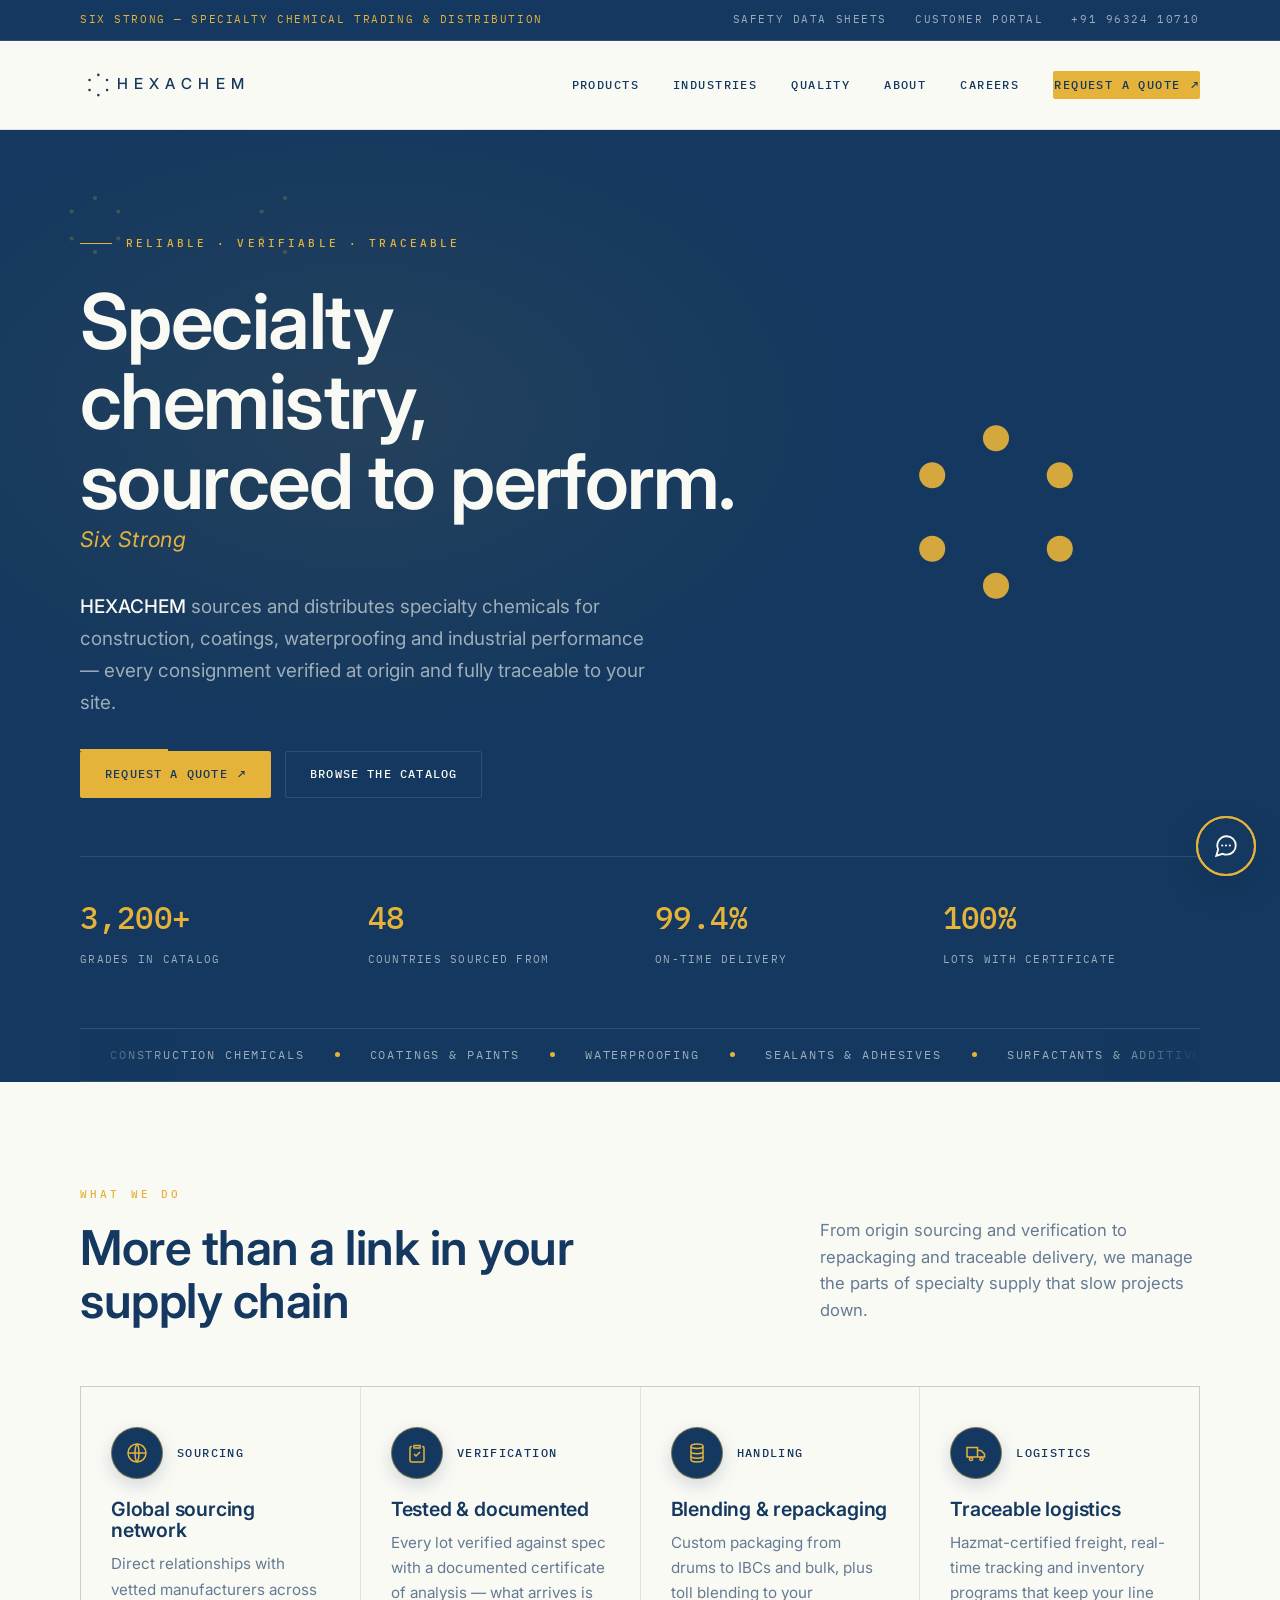
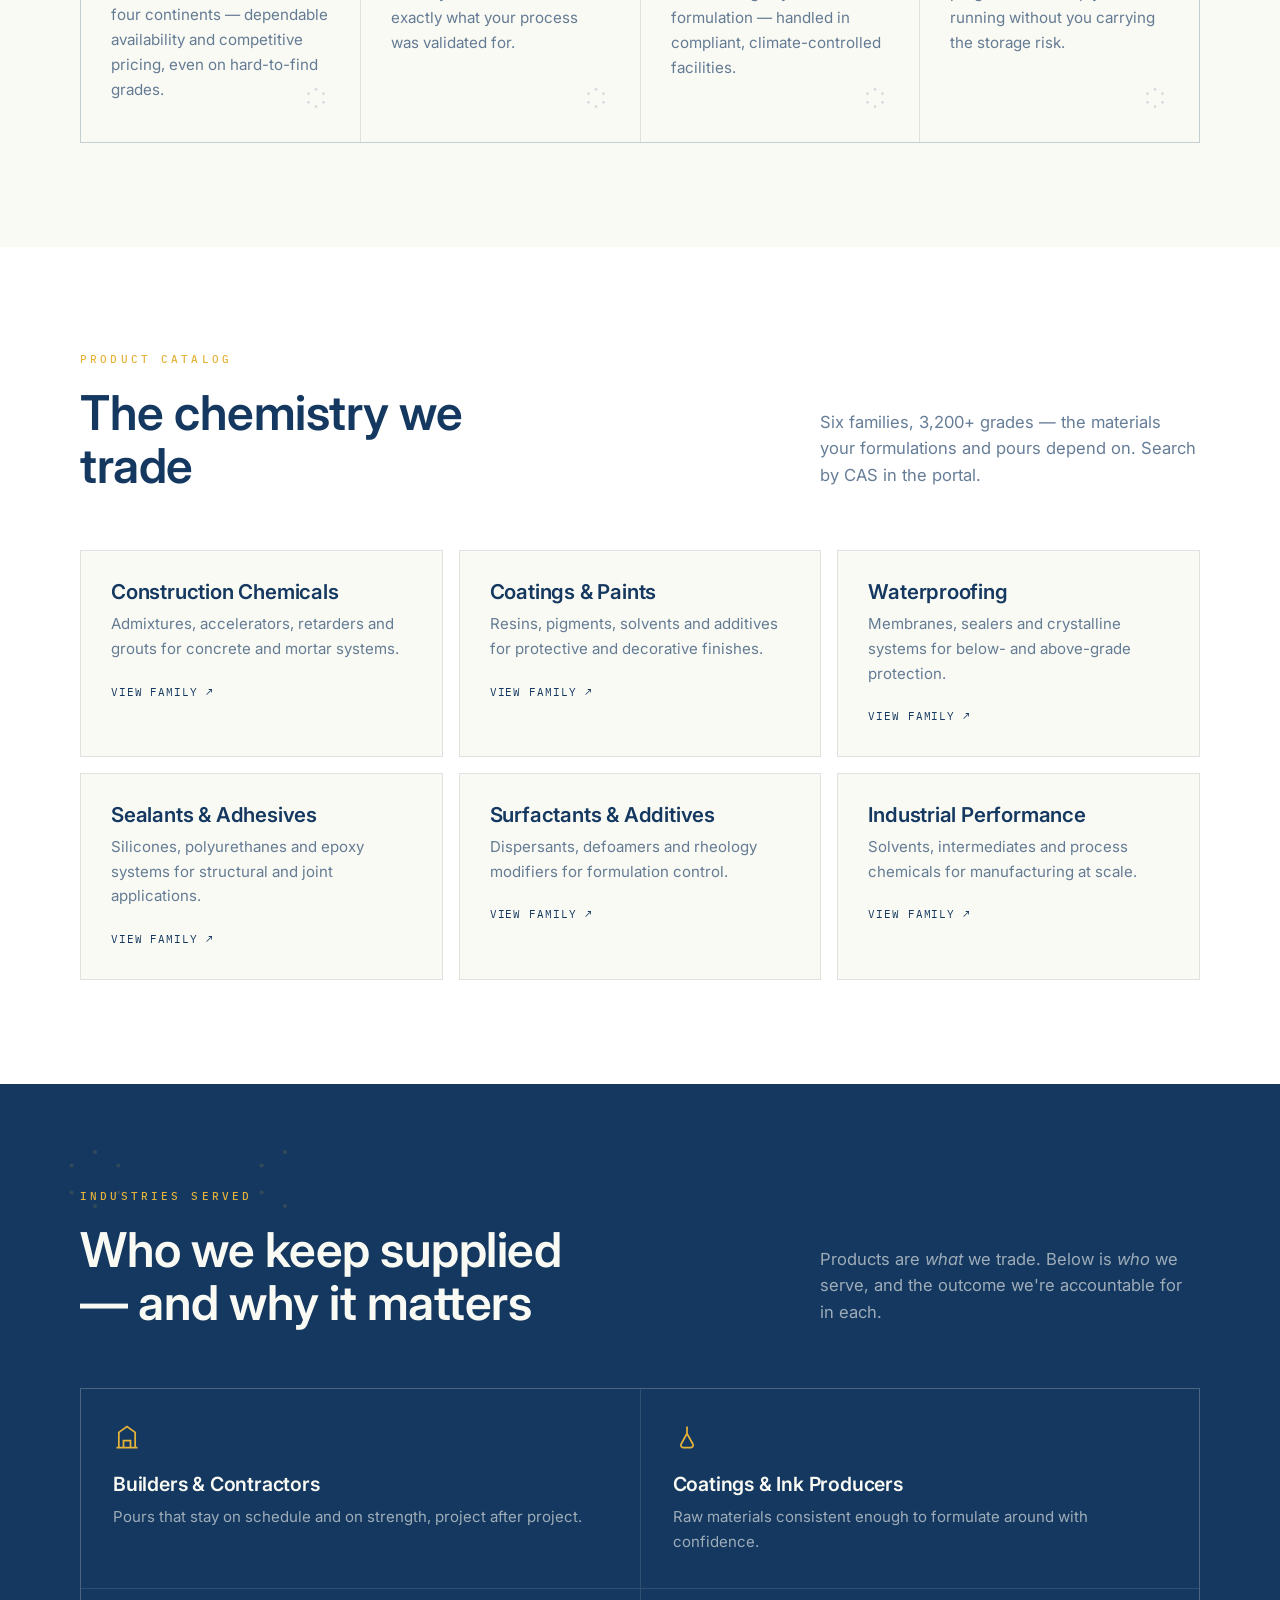
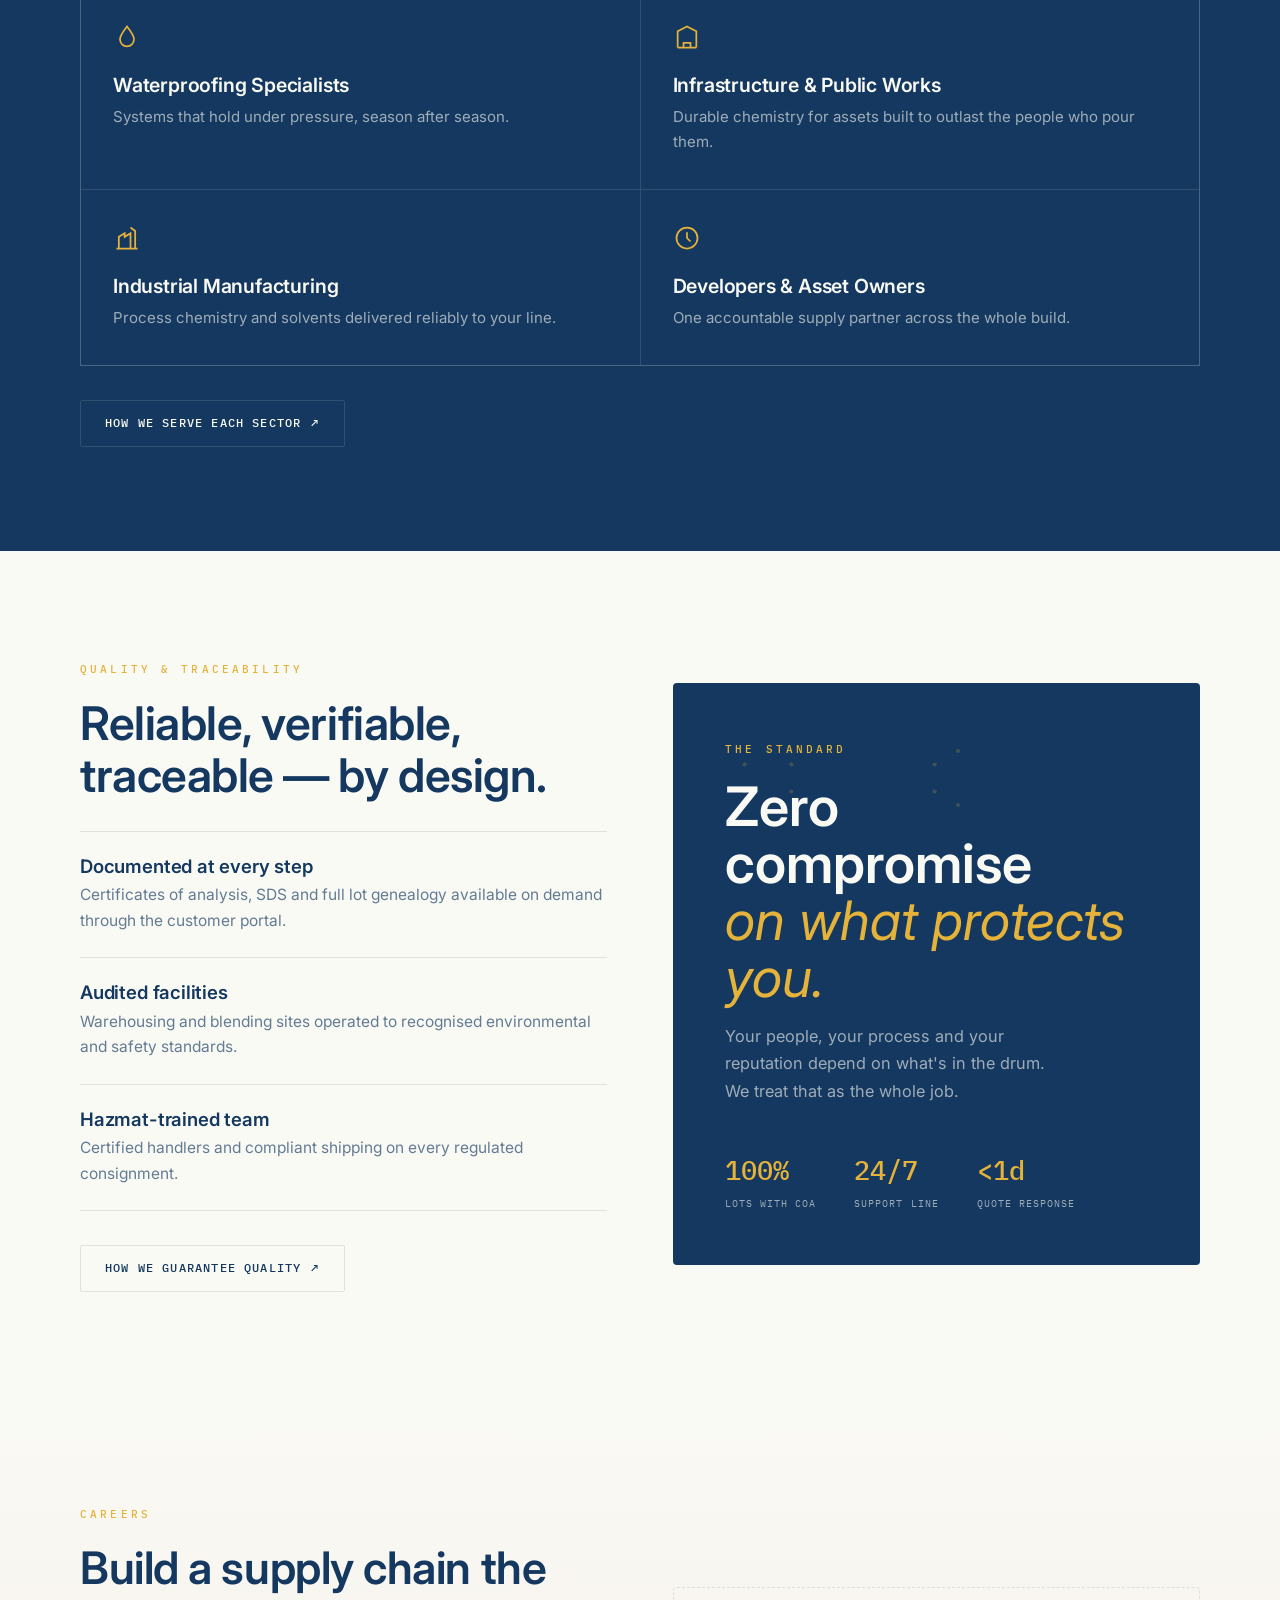
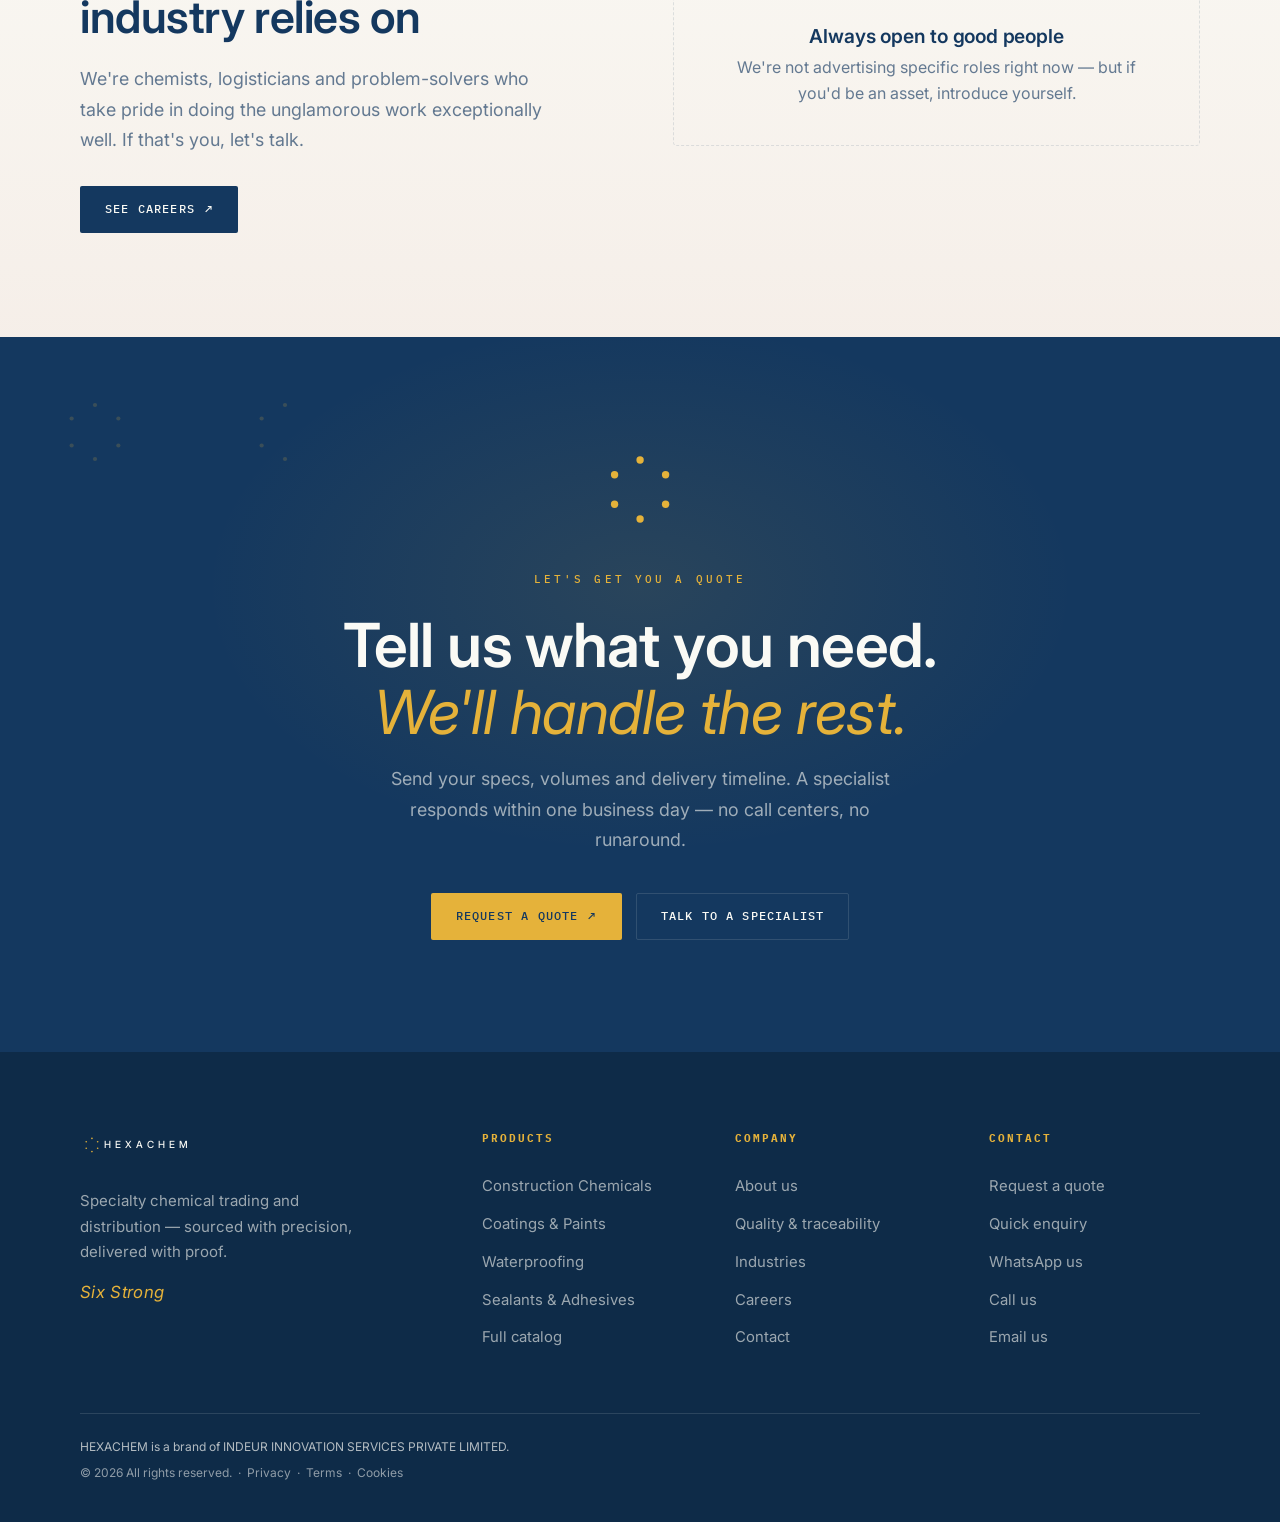
<file: index.html>
<!DOCTYPE html>
<html lang="en">
<head>
<meta charset="UTF-8">
<meta name="viewport" content="width=device-width, initial-scale=1.0">
<title>HEXACHEM — Specialty Chemical Trading & Distribution</title>
<meta name="description" content="HEXACHEM sources and distributes specialty chemicals for construction, coatings, waterproofing and industrial performance — reliable, verifiable, traceable.">
<meta property="og:type" content="website">
<meta property="og:site_name" content="HEXACHEM">
<meta property="og:title" content="HEXACHEM — Specialty Chemical Trading & Distribution">
<meta property="og:description" content="HEXACHEM sources and distributes specialty chemicals for construction, coatings, waterproofing and industrial performance — reliable, verifiable, traceable.">
<meta property="og:image" content="favicon.svg">
<meta name="twitter:card" content="summary_large_image">
<meta name="twitter:site" content="@hexachem">
<meta name="twitter:title" content="HEXACHEM — Specialty Chemical Trading & Distribution">
<meta name="twitter:description" content="HEXACHEM sources and distributes specialty chemicals for construction, coatings, waterproofing and industrial performance — reliable, verifiable, traceable.">
<meta name="theme-color" content="#14385F">
<link rel="canonical" href="https://hexachem.in/">
<link rel="icon" type="image/svg+xml" href="favicon.svg">
<link rel="preconnect" href="https://fonts.googleapis.com">
<link rel="preconnect" href="https://fonts.gstatic.com" crossorigin>
<link href="https://fonts.googleapis.com/css2?family=Inter:ital,wght@0,300;0,400;0,500;0,600;0,700;1,400;1,500&family=IBM+Plex+Mono:wght@400;500&display=swap" rel="stylesheet">
<link rel="stylesheet" href="styles.css">
</head>
<body>
<svg width="0" height="0" style="position:absolute" aria-hidden="true"><defs>
  <pattern id="constel" width="190" height="190" patternUnits="userSpaceOnUse">
    <circle cx="95" cy="68" r="2.1" fill="#E5B23A"/>
    <circle cx="118.36" cy="81.5" r="2.1" fill="#E5B23A"/>
    <circle cx="118.36" cy="108.5" r="2.1" fill="#E5B23A"/>
    <circle cx="95" cy="122" r="2.1" fill="#E5B23A"/>
    <circle cx="71.64" cy="108.5" r="2.1" fill="#E5B23A"/>
    <circle cx="71.64" cy="81.5" r="2.1" fill="#E5B23A"/>
  </pattern>
</defs></svg>

<div class="topbar"><div class="wrap">
  <span class="tag">Six Strong — Specialty Chemical Trading &amp; Distribution</span>
  <div class="links">
    <a href="quality.html">Safety Data Sheets</a>
    <a href="contact.html">Customer Portal</a>
    <a id="barTel" href="contact.html"><span id="barPhone">+91 00000 00000</span></a>
  </div>
</div></div>

<nav><div class="wrap">
  <a href="index.html" aria-label="HEXACHEM home">
    <svg class="lockup" viewBox="0 0 391 100" xmlns="http://www.w3.org/2000/svg">
      <circle cx="39.8026" cy="28" r="2.75" fill="#14385F"/>
      <circle cx="58.8551" cy="39" r="2.75" fill="#14385F"/>
      <circle cx="58.8551" cy="61" r="2.75" fill="#14385F"/>
      <circle cx="39.8026" cy="72" r="2.75" fill="#14385F"/>
      <circle cx="20.75" cy="61" r="2.75" fill="#14385F"/>
      <circle cx="20.75" cy="39" r="2.75" fill="#14385F"/>
      <text x="80.66" y="50" font-family="Inter,sans-serif" font-weight="500" font-size="33" letter-spacing="13.2" fill="#14385F" dominant-baseline="middle">HEXACHEM</text>
    </svg>
  </a>
  <div class="navlinks" id="navlinks">
    <a href="products.html">Products</a>
    <a href="industries.html">Industries</a>
    <a href="quality.html">Quality</a>
    <a href="about.html">About</a>
    <a href="careers.html">Careers</a>
    <a class="btn btn-gold" href="contact.html">Request a quote <span class="arr">↗</span></a>
  </div>
  <button class="burger" id="burger" aria-label="Menu"><span></span><span></span><span></span></button>
</div></nav>

<header class="hero">
  <svg class="field" preserveAspectRatio="xMidYMid slice" xmlns="http://www.w3.org/2000/svg"><rect width="100%" height="100%" fill="url(#constel)" opacity=".22"/></svg>
  <div class="wrap">
    <div class="hero-grid">
      <div class="hero-copy">
        <span class="eyebrow label up d1">Reliable · Verifiable · Traceable</span>
        <h1 class="hero-title up d2">Specialty chemistry,<br>sourced to perform.</h1>
        <p class="hero-tag up d3"><span class="six-strong">Six Strong</span></p>
        <p class="lead up d4"><b>HEXACHEM</b> sources and distributes specialty chemicals for construction, coatings, waterproofing and industrial performance — every consignment verified at origin and fully traceable to your site.</p>
        <div class="accent-line"></div>
        <div class="hero-cta up d5">
          <a class="btn btn-gold" href="contact.html">Request a quote <span class="arr">↗</span></a>
          <a class="btn btn-line" href="products.html">Browse the catalog</a>
        </div>
      </div>
      <div class="hero-visual up d4">
        <div class="hero-stage">
          <span class="pulse-ring"></span><span class="pulse-ring r2"></span>
          <svg class="hero-mark" viewBox="0 0 120 120" xmlns="http://www.w3.org/2000/svg">
            <circle style="--i:0" cx="60" cy="34" r="4.6" fill="#E5B23A"/>
            <circle style="--i:1" cx="82.5167" cy="47" r="4.6" fill="#E5B23A"/>
            <circle style="--i:2" cx="82.5167" cy="73" r="4.6" fill="#E5B23A"/>
            <circle style="--i:3" cx="60" cy="86" r="4.6" fill="#E5B23A"/>
            <circle style="--i:4" cx="37.4833" cy="73" r="4.6" fill="#E5B23A"/>
            <circle style="--i:5" cx="37.4833" cy="47" r="4.6" fill="#E5B23A"/>
          </svg>
        </div>
      </div>
    </div>
    <div class="hero-stats up d6">
      <div class="hstat"><span class="v">3,200+</span><span class="k">Grades in catalog</span></div>
      <div class="hstat"><span class="v">48</span><span class="k">Countries sourced from</span></div>
      <div class="hstat"><span class="v">99.4%</span><span class="k">On-time delivery</span></div>
      <div class="hstat"><span class="v">100%</span><span class="k">Lots with certificate</span></div>
    </div>
    <div class="ticker up d6"><div class="ticker-track"><i>Construction Chemicals</i><span class="sep"></span><i>Coatings &amp; Paints</i><span class="sep"></span><i>Waterproofing</i><span class="sep"></span><i>Sealants &amp; Adhesives</i><span class="sep"></span><i>Surfactants &amp; Additives</i><span class="sep"></span><i>Industrial Performance</i><span class="sep"></span><i>Construction Chemicals</i><span class="sep"></span><i>Coatings &amp; Paints</i><span class="sep"></span><i>Waterproofing</i><span class="sep"></span><i>Sealants &amp; Adhesives</i><span class="sep"></span><i>Surfactants &amp; Additives</i><span class="sep"></span><i>Industrial Performance</i><span class="sep"></span></div></div>
  </div>
</header>

<div class="trust" id="certBar" hidden><div class="wrap">
  <span class="label">Certified &amp; audited to global standards</span>
  <div class="certs" id="certList"></div>
</div></div>

<section class="sec">
  <div class="wrap">
    <div class="sec-head reveal">
      <div><span class="label">What we do</span><h2>More than a link in your supply chain</h2></div>
      <p class="sh-r">From origin sourcing and verification to repackaging and traceable delivery, we manage the parts of specialty supply that slow projects down.</p>
    </div>
    <div class="cap-grid reveal">
      <a class="cap" href="quality.html"><div class="cap-head"><span class="capi"><svg viewBox="0 0 24 24" fill="none" stroke="currentColor" stroke-width="1.5"><circle cx="12" cy="12" r="9"/><path d="M3 12h18"/><path d="M12 3c2.6 2.7 2.6 15.3 0 18M12 3c-2.6 2.7-2.6 15.3 0 18"/></svg></span><span class="cnum">SOURCING</span></div><h3>Global sourcing network</h3><p>Direct relationships with vetted manufacturers across four continents — dependable availability and competitive pricing, even on hard-to-find grades.</p><svg class="const" viewBox="0 0 120 120"><circle cx="60" cy="34" r="4" fill="#14385F"/><circle cx="82.5167" cy="47" r="4" fill="#14385F"/><circle cx="82.5167" cy="73" r="4" fill="#14385F"/><circle cx="60" cy="86" r="4" fill="#14385F"/><circle cx="37.4833" cy="73" r="4" fill="#14385F"/><circle cx="37.4833" cy="47" r="4" fill="#14385F"/></svg></a>
      <a class="cap" href="quality.html"><div class="cap-head"><span class="capi"><svg viewBox="0 0 24 24" fill="none" stroke="currentColor" stroke-width="1.5"><path d="M9 4.5h6V7H9zM7 5.5H6.5A1.5 1.5 0 0 0 5 7v12.5A1.5 1.5 0 0 0 6.5 21h11a1.5 1.5 0 0 0 1.5-1.5V7a1.5 1.5 0 0 0-1.5-1.5H17"/><path d="m9 13 2 2 4-4"/></svg></span><span class="cnum">VERIFICATION</span></div><h3>Tested &amp; documented</h3><p>Every lot verified against spec with a documented certificate of analysis — what arrives is exactly what your process was validated for.</p><svg class="const" viewBox="0 0 120 120"><circle cx="60" cy="34" r="4" fill="#14385F"/><circle cx="82.5167" cy="47" r="4" fill="#14385F"/><circle cx="82.5167" cy="73" r="4" fill="#14385F"/><circle cx="60" cy="86" r="4" fill="#14385F"/><circle cx="37.4833" cy="73" r="4" fill="#14385F"/><circle cx="37.4833" cy="47" r="4" fill="#14385F"/></svg></a>
      <a class="cap" href="products.html"><div class="cap-head"><span class="capi"><svg viewBox="0 0 24 24" fill="none" stroke="currentColor" stroke-width="1.5"><ellipse cx="12" cy="5.2" rx="6" ry="2.2"/><path d="M6 5.2v13.6c0 1.2 2.7 2.2 6 2.2s6-1 6-2.2V5.2"/><path d="M6 10.5c0 1.2 2.7 2.2 6 2.2s6-1 6-2.2M6 15c0 1.2 2.7 2.2 6 2.2s6-1 6-2.2"/></svg></span><span class="cnum">HANDLING</span></div><h3>Blending &amp; repackaging</h3><p>Custom packaging from drums to IBCs and bulk, plus toll blending to your formulation — handled in compliant, climate-controlled facilities.</p><svg class="const" viewBox="0 0 120 120"><circle cx="60" cy="34" r="4" fill="#14385F"/><circle cx="82.5167" cy="47" r="4" fill="#14385F"/><circle cx="82.5167" cy="73" r="4" fill="#14385F"/><circle cx="60" cy="86" r="4" fill="#14385F"/><circle cx="37.4833" cy="73" r="4" fill="#14385F"/><circle cx="37.4833" cy="47" r="4" fill="#14385F"/></svg></a>
      <a class="cap" href="quality.html"><div class="cap-head"><span class="capi"><svg viewBox="0 0 24 24" fill="none" stroke="currentColor" stroke-width="1.5"><path d="M3 6.5h10.5v9.5H3zM13.5 9.5H17l3.5 3.5V16h-7z"/><circle cx="7" cy="18" r="1.6"/><circle cx="17.5" cy="18" r="1.6"/></svg></span><span class="cnum">LOGISTICS</span></div><h3>Traceable logistics</h3><p>Hazmat-certified freight, real-time tracking and inventory programs that keep your line running without you carrying the storage risk.</p><svg class="const" viewBox="0 0 120 120"><circle cx="60" cy="34" r="4" fill="#14385F"/><circle cx="82.5167" cy="47" r="4" fill="#14385F"/><circle cx="82.5167" cy="73" r="4" fill="#14385F"/><circle cx="60" cy="86" r="4" fill="#14385F"/><circle cx="37.4833" cy="73" r="4" fill="#14385F"/><circle cx="37.4833" cy="47" r="4" fill="#14385F"/></svg></a>
    </div>
  </div>
</section>

<section class="sec catalog">
  <div class="wrap">
    <div class="sec-head reveal">
      <div><span class="label">Product catalog</span><h2>The chemistry we trade</h2></div>
      <p class="sh-r">Six families, 3,200+ grades — the materials your formulations and pours depend on. Search by CAS in the portal.</p>
    </div>
    <div class="cat-grid reveal">
      <a class="pcard" href="products.html"><h3>Construction Chemicals</h3><p>Admixtures, accelerators, retarders and grouts for concrete and mortar systems.</p><span class="more">View family <span class="arr">↗</span></span></a>
      <a class="pcard" href="products.html"><h3>Coatings &amp; Paints</h3><p>Resins, pigments, solvents and additives for protective and decorative finishes.</p><span class="more">View family <span class="arr">↗</span></span></a>
      <a class="pcard" href="products.html"><h3>Waterproofing</h3><p>Membranes, sealers and crystalline systems for below- and above-grade protection.</p><span class="more">View family <span class="arr">↗</span></span></a>
      <a class="pcard" href="products.html"><h3>Sealants &amp; Adhesives</h3><p>Silicones, polyurethanes and epoxy systems for structural and joint applications.</p><span class="more">View family <span class="arr">↗</span></span></a>
      <a class="pcard" href="products.html"><h3>Surfactants &amp; Additives</h3><p>Dispersants, defoamers and rheology modifiers for formulation control.</p><span class="more">View family <span class="arr">↗</span></span></a>
      <a class="pcard" href="products.html"><h3>Industrial Performance</h3><p>Solvents, intermediates and process chemicals for manufacturing at scale.</p><span class="more">View family <span class="arr">↗</span></span></a>
    </div>
  </div>
</section>

<section class="sec ind">
  <svg class="field" preserveAspectRatio="xMidYMid slice" xmlns="http://www.w3.org/2000/svg"><rect width="100%" height="100%" fill="url(#constel)" opacity=".14"/></svg>
  <div class="wrap" style="position:relative;z-index:2">
    <div class="sec-head reveal">
      <div><span class="label">Industries served</span><h2>Who we keep supplied — and why it matters</h2></div>
      <p class="sh-r">Products are <em>what</em> we trade. Below is <em>who</em> we serve, and the outcome we're accountable for in each.</p>
    </div>
    <div class="indlist reveal">
      <div class="iitem"><svg class="ic" viewBox="0 0 24 24" fill="none" stroke="currentColor" stroke-width="1.5"><path d="M3 21h18M5 21V8l7-5 7 5v13M9 21v-6h6v6"/></svg><h3>Builders &amp; Contractors</h3><p>Pours that stay on schedule and on strength, project after project.</p></div>
      <div class="iitem"><svg class="ic" viewBox="0 0 24 24" fill="none" stroke="currentColor" stroke-width="1.5"><path d="M12 3v6m0 0-5 9a2 2 0 0 0 2 3h6a2 2 0 0 0 2-3l-5-9Z"/></svg><h3>Coatings &amp; Ink Producers</h3><p>Raw materials consistent enough to formulate around with confidence.</p></div>
      <div class="iitem"><svg class="ic" viewBox="0 0 24 24" fill="none" stroke="currentColor" stroke-width="1.5"><path d="M12 3c4 5 6 8 6 11a6 6 0 0 1-12 0c0-3 2-6 6-11Z"/></svg><h3>Waterproofing Specialists</h3><p>Systems that hold under pressure, season after season.</p></div>
      <div class="iitem"><svg class="ic" viewBox="0 0 24 24" fill="none" stroke="currentColor" stroke-width="1.5"><path d="M4 21V7l8-4 8 4v14M4 21h16M9 21v-4h6v4M8 11h.01M16 11h.01"/></svg><h3>Infrastructure &amp; Public Works</h3><p>Durable chemistry for assets built to outlast the people who pour them.</p></div>
      <div class="iitem"><svg class="ic" viewBox="0 0 24 24" fill="none" stroke="currentColor" stroke-width="1.5"><path d="M3 21h18M5 21V11l5-3v3l5-3v13M19 21V6l-4-3"/></svg><h3>Industrial Manufacturing</h3><p>Process chemistry and solvents delivered reliably to your line.</p></div>
      <div class="iitem"><svg class="ic" viewBox="0 0 24 24" fill="none" stroke="currentColor" stroke-width="1.5"><circle cx="12" cy="12" r="9"/><path d="M12 7v5l3 3"/></svg><h3>Developers &amp; Asset Owners</h3><p>One accountable supply partner across the whole build.</p></div>
    </div>
    <div class="reveal" style="margin-top:34px"><a class="btn btn-line" href="industries.html">How we serve each sector <span class="arr">↗</span></a></div>
  </div>
</section>

<section class="sec">
  <div class="wrap">
    <div class="split">
      <div class="reveal">
        <span class="label" style="color:var(--gold)">Quality &amp; traceability</span>
        <h2 style="font-size:clamp(1.9rem,3.8vw,2.9rem);margin-top:18px;font-weight:600">Reliable, verifiable, traceable — by design.</h2>
        <div class="q-list">
          <div class="q-item"><div><h4>Documented at every step</h4><p>Certificates of analysis, SDS and full lot genealogy available on demand through the customer portal.</p></div></div>
          <div class="q-item"><div><h4>Audited facilities</h4><p>Warehousing and blending sites operated to recognised environmental and safety standards.</p></div></div>
          <div class="q-item"><div><h4>Hazmat-trained team</h4><p>Certified handlers and compliant shipping on every regulated consignment.</p></div></div>
        </div>
        <div style="margin-top:34px"><a class="btn btn-line-d" href="quality.html">How we guarantee quality <span class="arr">↗</span></a></div>
      </div>
      <div class="q-visual reveal">
        <svg class="field" preserveAspectRatio="xMidYMid slice" xmlns="http://www.w3.org/2000/svg"><rect width="100%" height="100%" fill="url(#constel)" opacity=".2"/></svg>
        <div style="position:relative;z-index:2">
          <span class="label vlabel">The standard</span>
          <div class="big">Zero compromise<br><em>on what protects you.</em></div>
          <p class="sub">Your people, your process and your reputation depend on what's in the drum. We treat that as the whole job.</p>
          <div class="mini">
            <div><div class="n">100%</div><div class="l">Lots with CoA</div></div>
            <div><div class="n">24/7</div><div class="l">Support line</div></div>
            <div><div class="n">&lt;1d</div><div class="l">Quote response</div></div>
          </div>
        </div>
      </div>
    </div>
  </div>
</section>

<section class="sec careers">
  <div class="wrap">
    <div class="split">
      <div class="reveal">
        <span class="label" style="color:var(--gold)">Careers</span>
        <h2 style="margin-top:18px">Build a supply chain the industry relies on</h2>
        <p class="big">We're chemists, logisticians and problem-solvers who take pride in doing the unglamorous work exceptionally well. If that's you, let's talk.</p>
        <a class="btn btn-navy" href="careers.html">See careers <span class="arr">↗</span></a>
      </div>
      <div class="reveal">
        <div class="roles" id="rolesListHome" hidden></div>
        <div class="empty-roles" id="homeRolesEmpty">
          <h4>Always open to good people</h4>
          <p>We're not advertising specific roles right now — but if you'd be an asset, introduce yourself.</p>
        </div>
      </div>
    </div>
  </div>
</section>

<section class="cta">
  <svg class="field" preserveAspectRatio="xMidYMid slice" xmlns="http://www.w3.org/2000/svg"><rect width="100%" height="100%" fill="url(#constel)" opacity=".18"/></svg>
  <div class="wrap reveal">
    <svg viewBox="0 0 340 110" xmlns="http://www.w3.org/2000/svg" style="height:90px;width:auto;display:block;margin:0 auto 26px;"><circle cx="170" cy="13.5" r="4.5" fill="#E5B23A"/><circle cx="201.1769" cy="31.5" r="4.5" fill="#E5B23A"/><circle cx="201.1769" cy="67.5" r="4.5" fill="#E5B23A"/><circle cx="170" cy="85.5" r="4.5" fill="#E5B23A"/><circle cx="138.8231" cy="67.5" r="4.5" fill="#E5B23A"/><circle cx="138.8231" cy="31.5" r="4.5" fill="#E5B23A"/></svg>
    <span class="label">Let's get you a quote</span>
    <h2>Tell us what you need.<br><em>We'll handle the rest.</em></h2>
    <p>Send your specs, volumes and delivery timeline. A specialist responds within one business day — no call centers, no runaround.</p>
    <div class="cta-row">
      <a class="btn btn-gold" href="contact.html">Request a quote <span class="arr">↗</span></a>
      <a class="btn btn-line" href="contact.html">Talk to a specialist</a>
    </div>
  </div>
</section>

<footer>
  <div class="wrap">
    <div class="foot-grid">
      <div class="foot-brand">
        <svg class="flock" viewBox="0 0 391 100" xmlns="http://www.w3.org/2000/svg">
          <circle cx="39.8026" cy="28" r="2.75" fill="#E5B23A"/>
          <circle cx="58.8551" cy="39" r="2.75" fill="#E5B23A"/>
          <circle cx="58.8551" cy="61" r="2.75" fill="#E5B23A"/>
          <circle cx="39.8026" cy="72" r="2.75" fill="#E5B23A"/>
          <circle cx="20.75" cy="61" r="2.75" fill="#E5B23A"/>
          <circle cx="20.75" cy="39" r="2.75" fill="#E5B23A"/>
          <text x="80.66" y="50" font-family="Inter,sans-serif" font-weight="500" font-size="33" letter-spacing="13.2" fill="#FAFAF5" dominant-baseline="middle">HEXACHEM</text>
        </svg>
        <p>Specialty chemical trading and distribution — sourced with precision, delivered with proof.</p>
        <div class="ss"><span class="six-strong">Six Strong</span></div>
      </div>
      <div class="fcol"><h5>Products</h5>
        <a href="products.html">Construction Chemicals</a><a href="products.html">Coatings &amp; Paints</a><a href="products.html">Waterproofing</a><a href="products.html">Sealants &amp; Adhesives</a><a href="products.html">Full catalog</a></div>
      <div class="fcol"><h5>Company</h5>
        <a href="about.html">About us</a><a href="quality.html">Quality &amp; traceability</a><a href="industries.html">Industries</a><a href="careers.html">Careers</a><a href="contact.html">Contact</a></div>
      <div class="fcol"><h5>Contact</h5>
        <a href="contact.html">Request a quote</a><a href="#" data-enquire>Quick enquiry</a><a id="fWa" target="_blank" rel="noopener">WhatsApp us</a><a id="fTel">Call us</a><a id="fMail">Email us</a></div>
    </div>
    <div class="footer-legal">
      <p class="footer-legal-primary">HEXACHEM is a brand of <span data-legal="name">INDEUR INNOVATION SERVICES PRIVATE LIMITED</span>.</p>
      <p class="footer-legal-copy">© 2026 All rights reserved.&nbsp;&nbsp;·&nbsp;&nbsp;<a href="privacy.html">Privacy</a>&nbsp;&nbsp;·&nbsp;&nbsp;<a href="terms.html">Terms</a>&nbsp;&nbsp;·&nbsp;&nbsp;<a href="cookies.html">Cookies</a></p>
    </div>
  </div>
</footer>

<!-- ===== floating live-contact widget ===== -->
<div class="fab-wrap" id="fabWrap">
  <div class="fab-menu">
    <a class="fab-item wa" id="waItem" target="_blank" rel="noopener"><span class="lbl">WhatsApp</span><span class="ico"><svg viewBox="0 0 24 24" fill="currentColor"><path d="M12.04 2C6.58 2 2.13 6.45 2.13 11.91c0 1.75.46 3.45 1.32 4.95L2 22l5.25-1.38a9.9 9.9 0 0 0 4.79 1.21h.01c5.46 0 9.91-4.45 9.91-9.91 0-2.65-1.03-5.14-2.9-7.01A9.82 9.82 0 0 0 12.04 2Zm0 18.15h-.01a8.2 8.2 0 0 1-4.18-1.15l-.3-.18-3.11.82.83-3.04-.2-.31a8.18 8.18 0 0 1-1.26-4.36c0-4.54 3.7-8.23 8.24-8.23 2.2 0 4.27.86 5.82 2.42a8.18 8.18 0 0 1 2.41 5.82c0 4.54-3.69 8.24-8.24 8.24Zm4.52-6.16c-.25-.12-1.47-.72-1.69-.81-.23-.08-.39-.12-.56.13-.16.25-.64.81-.79.97-.14.17-.29.19-.54.06-.25-.12-1.05-.39-1.99-1.23-.74-.66-1.23-1.47-1.38-1.72-.14-.25-.01-.38.11-.51.11-.11.25-.29.37-.43.13-.14.17-.25.25-.41.08-.17.04-.31-.02-.43-.06-.12-.56-1.34-.76-1.84-.2-.48-.41-.42-.56-.43h-.48c-.17 0-.43.06-.66.31-.22.25-.86.85-.86 2.07 0 1.22.89 2.4 1.01 2.56.12.17 1.75 2.67 4.23 3.74.59.26 1.05.41 1.41.52.59.19 1.13.16 1.56.1.48-.07 1.47-.6 1.68-1.18.21-.58.21-1.07.14-1.18-.06-.11-.22-.17-.47-.29Z"/></svg></span></a>
    <a class="fab-item" id="telItem"><span class="lbl">Call</span><span class="ico"><svg viewBox="0 0 24 24" fill="none" stroke="currentColor" stroke-width="1.6"><path d="M22 16.9v3a2 2 0 0 1-2.2 2 19.8 19.8 0 0 1-8.6-3.1 19.5 19.5 0 0 1-6-6A19.8 19.8 0 0 1 2.1 4.2 2 2 0 0 1 4.1 2h3a2 2 0 0 1 2 1.7c.1.9.4 1.8.7 2.7a2 2 0 0 1-.5 2.1L8.1 9.8a16 16 0 0 0 6 6l1.3-1.3a2 2 0 0 1 2.1-.5c.9.3 1.8.6 2.7.7a2 2 0 0 1 1.7 2.1Z"/></svg></span></a>
    <a class="fab-item" id="mailItem"><span class="lbl">Email</span><span class="ico"><svg viewBox="0 0 24 24" fill="none" stroke="currentColor" stroke-width="1.6"><rect x="3" y="5" width="18" height="14" rx="2"/><path d="m3 7 9 6 9-6"/></svg></span></a>
    <a class="fab-item" href="#" data-enquire><span class="lbl">Quick enquiry</span><span class="ico"><svg viewBox="0 0 24 24" fill="none" stroke="currentColor" stroke-width="1.6"><path d="M21 15a2 2 0 0 1-2 2H7l-4 4V5a2 2 0 0 1 2-2h14a2 2 0 0 1 2 2Z"/></svg></span></a>
  </div>
  <button class="fab" id="fabBtn" aria-label="Contact options">
    <span class="fab-pulse"></span>
    <svg viewBox="0 0 24 24" fill="none" stroke="currentColor" stroke-width="1.7"><path d="M21 11.5a8.4 8.4 0 0 1-8.5 8.5 8.5 8.5 0 0 1-3.6-.8L3 21l1.8-5.9A8.5 8.5 0 0 1 12.5 3 8.4 8.4 0 0 1 21 11.5Z"/><circle cx="8.5" cy="11.5" r="1" fill="currentColor" stroke="none"/><circle cx="12" cy="11.5" r="1" fill="currentColor" stroke="none"/><circle cx="15.5" cy="11.5" r="1" fill="currentColor" stroke="none"/></svg>
  </button>
</div>

<!-- ===== quick enquiry modal ===== -->
<div class="moverlay" id="enqModal">
  <div class="modal">
    <button class="mclose" id="enqClose" aria-label="Close">&times;</button>
    <span class="label">Quick enquiry</span>
    <h3>Send us a message</h3>
    <p class="msub">Fill this in and choose WhatsApp or email — your message arrives pre-filled, ready to send.</p>
    <div class="fld"><label>Name</label><input type="text" id="m_name" placeholder="Your name"></div>
    <div class="fld"><label>Company</label><input type="text" id="m_company" placeholder="Company (optional)"></div>
    <div class="fld"><label>Product / interest</label><input type="text" id="m_topic" placeholder="e.g. Waterproofing membranes, 10× IBC"></div>
    <div class="fld"><label>Message</label><textarea id="m_msg" placeholder="What do you need, and when?"></textarea></div>
    <div class="send-row">
      <a class="btn btn-wa" id="m_wa" target="_blank" rel="noopener">Send via WhatsApp <span class="arr">↗</span></a>
      <a class="btn btn-gold" id="m_mail">Send via Email <span class="arr">↗</span></a>
    </div>
    <p class="alt-send">or text us on <a id="m_sms">SMS</a></p>
  </div>
</div>

<script src="config.js" defer></script>
<script src="content.js" defer></script>
<script src="app.js" defer></script>
</body>
</html>
</file>
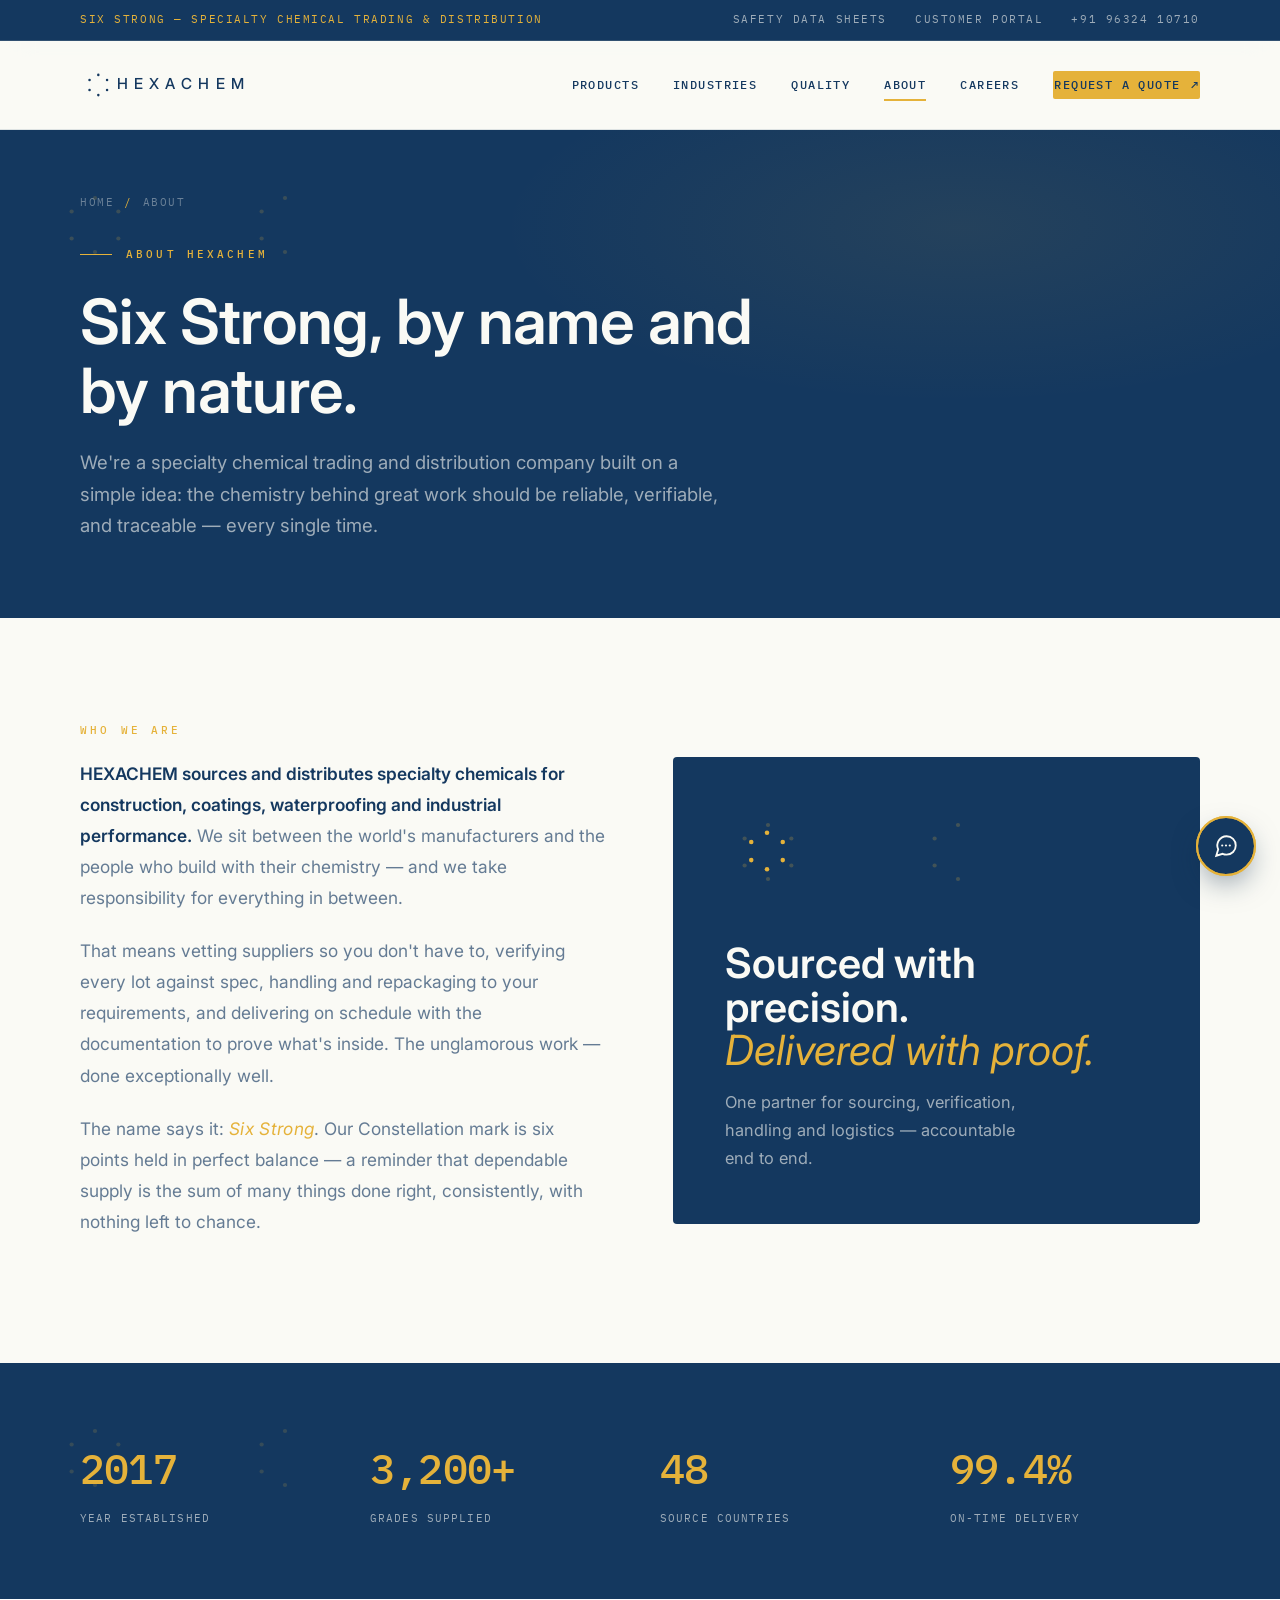
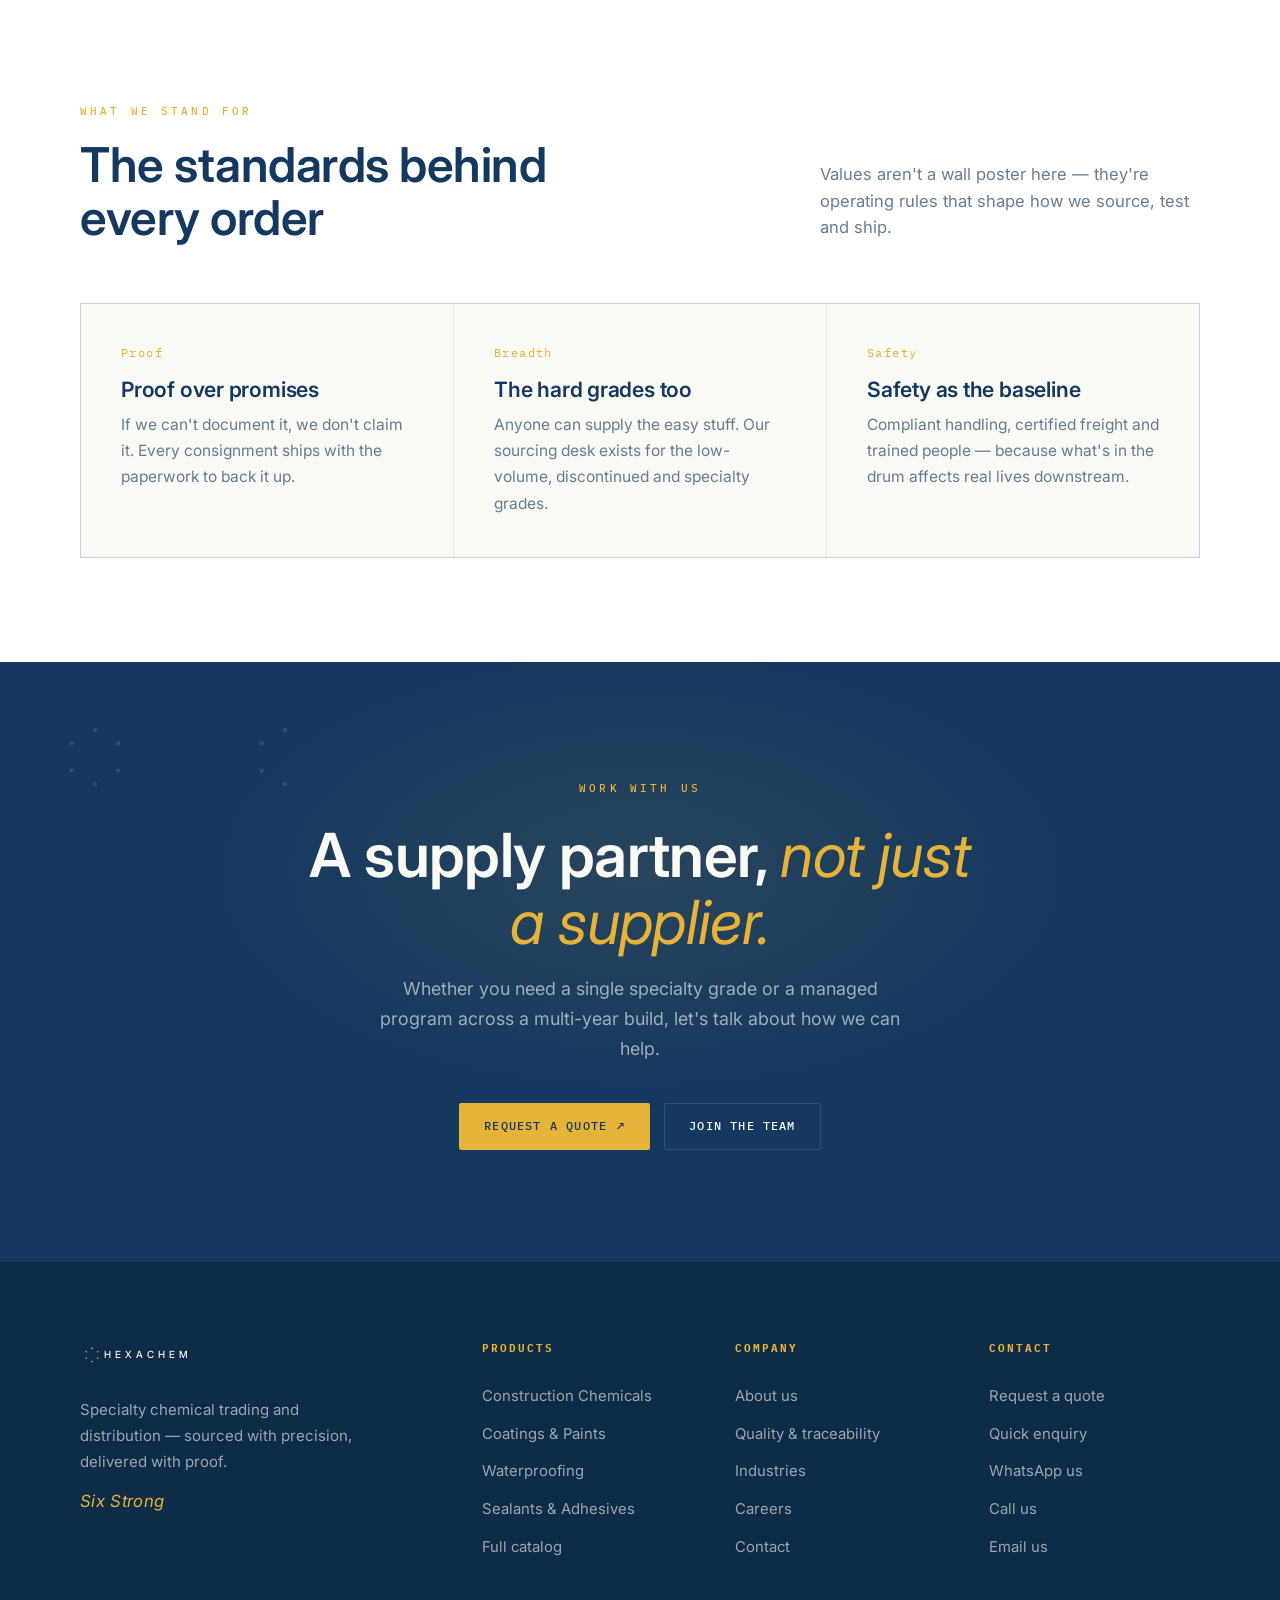
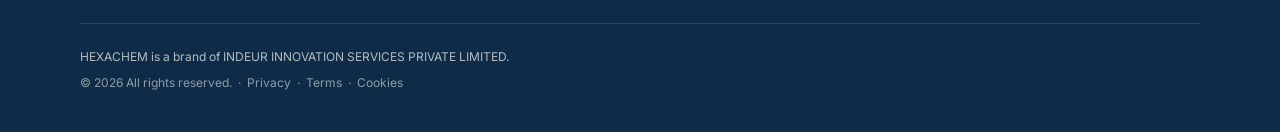
<file: about.html>
<!DOCTYPE html>
<html lang="en">
<head>
<meta charset="UTF-8">
<meta name="viewport" content="width=device-width, initial-scale=1.0">
<title>About — HEXACHEM</title>
<meta name="description" content="HEXACHEM is a specialty chemical trading and distribution business — sourced with precision, delivered with proof.">
<meta property="og:type" content="website">
<meta property="og:site_name" content="HEXACHEM">
<meta property="og:title" content="About — HEXACHEM">
<meta property="og:description" content="HEXACHEM is a specialty chemical trading and distribution business — sourced with precision, delivered with proof.">
<meta property="og:image" content="favicon.svg">
<meta name="twitter:card" content="summary_large_image">
<meta name="twitter:site" content="@hexachem">
<meta name="twitter:title" content="About — HEXACHEM">
<meta name="twitter:description" content="HEXACHEM is a specialty chemical trading and distribution business — sourced with precision, delivered with proof.">
<meta name="theme-color" content="#14385F">
<link rel="canonical" href="https://hexachem.in/about.html">
<link rel="icon" type="image/svg+xml" href="favicon.svg">
<link rel="preconnect" href="https://fonts.googleapis.com">
<link rel="preconnect" href="https://fonts.gstatic.com" crossorigin>
<link href="https://fonts.googleapis.com/css2?family=Inter:ital,wght@0,300;0,400;0,500;0,600;0,700;1,400;1,500&family=IBM+Plex+Mono:wght@400;500&display=swap" rel="stylesheet">
<link rel="stylesheet" href="styles.css">
</head>
<body>
<svg width="0" height="0" style="position:absolute" aria-hidden="true"><defs>
  <pattern id="constel" width="190" height="190" patternUnits="userSpaceOnUse">
    <circle cx="95" cy="68" r="2.1" fill="#E5B23A"/>
    <circle cx="118.36" cy="81.5" r="2.1" fill="#E5B23A"/>
    <circle cx="118.36" cy="108.5" r="2.1" fill="#E5B23A"/>
    <circle cx="95" cy="122" r="2.1" fill="#E5B23A"/>
    <circle cx="71.64" cy="108.5" r="2.1" fill="#E5B23A"/>
    <circle cx="71.64" cy="81.5" r="2.1" fill="#E5B23A"/>
  </pattern>
</defs></svg>

<div class="topbar"><div class="wrap">
  <span class="tag">Six Strong — Specialty Chemical Trading &amp; Distribution</span>
  <div class="links">
    <a href="quality.html">Safety Data Sheets</a>
    <a href="contact.html">Customer Portal</a>
    <a id="barTel" href="contact.html"><span id="barPhone">+91 00000 00000</span></a>
  </div>
</div></div>

<nav><div class="wrap">
  <a href="index.html" aria-label="HEXACHEM home">
    <svg class="lockup" viewBox="0 0 391 100" xmlns="http://www.w3.org/2000/svg">
      <circle cx="39.8026" cy="28" r="2.75" fill="#14385F"/>
      <circle cx="58.8551" cy="39" r="2.75" fill="#14385F"/>
      <circle cx="58.8551" cy="61" r="2.75" fill="#14385F"/>
      <circle cx="39.8026" cy="72" r="2.75" fill="#14385F"/>
      <circle cx="20.75" cy="61" r="2.75" fill="#14385F"/>
      <circle cx="20.75" cy="39" r="2.75" fill="#14385F"/>
      <text x="80.66" y="50" font-family="Inter,sans-serif" font-weight="500" font-size="33" letter-spacing="13.2" fill="#14385F" dominant-baseline="middle">HEXACHEM</text>
    </svg>
  </a>
  <div class="navlinks" id="navlinks">
    <a href="products.html">Products</a>
    <a href="industries.html">Industries</a>
    <a href="quality.html">Quality</a>
    <a href="about.html" class="active">About</a>
    <a href="careers.html">Careers</a>
    <a class="btn btn-gold" href="contact.html">Request a quote <span class="arr">↗</span></a>
  </div>
  <button class="burger" id="burger" aria-label="Menu"><span></span><span></span><span></span></button>
</div></nav>

<header class="phero">
  <svg class="field" preserveAspectRatio="xMidYMid slice" xmlns="http://www.w3.org/2000/svg"><rect width="100%" height="100%" fill="url(#constel)" opacity=".18"/></svg>
  <div class="wrap">
    <div class="crumb"><a href="index.html">Home</a><span class="sep">/</span>About</div>
    <span class="eyebrow label">About HEXACHEM</span>
    <h1>Six Strong, by name and by nature.</h1>
    <p class="psub">We're a specialty chemical trading and distribution company built on a simple idea: the chemistry behind great work should be reliable, verifiable, and traceable — every single time.</p>
  </div>
</header>

<section class="sec">
  <div class="wrap">
    <div class="split">
      <div class="reveal prose">
        <span class="label" style="color:var(--gold);display:block;margin-bottom:18px">Who we are</span>
        <p><b>HEXACHEM sources and distributes specialty chemicals for construction, coatings, waterproofing and industrial performance.</b> We sit between the world's manufacturers and the people who build with their chemistry — and we take responsibility for everything in between.</p>
        <p>That means vetting suppliers so you don't have to, verifying every lot against spec, handling and repackaging to your requirements, and delivering on schedule with the documentation to prove what's inside. The unglamorous work — done exceptionally well.</p>
        <p>The name says it: <span class="six-strong">Six Strong</span>. Our Constellation mark is six points held in perfect balance — a reminder that dependable supply is the sum of many things done right, consistently, with nothing left to chance.</p>
      </div>
      <div class="q-visual reveal">
        <svg class="field" preserveAspectRatio="xMidYMid slice" xmlns="http://www.w3.org/2000/svg"><rect width="100%" height="100%" fill="url(#constel)" opacity=".22"/></svg>
        <div style="position:relative;z-index:2">
          <svg viewBox="0 0 120 120" style="width:84px;height:84px;margin-bottom:24px"><circle cx="60" cy="34" r="3.25" fill="#E5B23A"/><circle cx="82.5167" cy="47" r="3.25" fill="#E5B23A"/><circle cx="82.5167" cy="73" r="3.25" fill="#E5B23A"/><circle cx="60" cy="86" r="3.25" fill="#E5B23A"/><circle cx="37.4833" cy="73" r="3.25" fill="#E5B23A"/><circle cx="37.4833" cy="47" r="3.25" fill="#E5B23A"/></svg>
          <div class="big" style="font-size:clamp(1.9rem,4vw,2.6rem)">Sourced with precision.<br><em>Delivered with proof.</em></div>
          <p class="sub">One partner for sourcing, verification, handling and logistics — accountable end to end.</p>
        </div>
      </div>
    </div>
  </div>
</section>

<section class="statband">
  <svg class="field" preserveAspectRatio="xMidYMid slice" xmlns="http://www.w3.org/2000/svg"><rect width="100%" height="100%" fill="url(#constel)" opacity=".16"/></svg>
  <div class="wrap">
    <div class="st"><div class="n">2017</div><div class="l">Year established</div></div>
    <div class="st"><div class="n">3,200+</div><div class="l">Grades supplied</div></div>
    <div class="st"><div class="n">48</div><div class="l">Source countries</div></div>
    <div class="st"><div class="n">99.4%</div><div class="l">On-time delivery</div></div>
  </div>
</section>

<section class="sec catalog">
  <div class="wrap">
    <div class="sec-head reveal">
      <div><span class="label">What we stand for</span><h2>The standards behind every order</h2></div>
      <p class="sh-r">Values aren't a wall poster here — they're operating rules that shape how we source, test and ship.</p>
    </div>
    <div class="values reveal">
      <div class="val"><div class="vk">Proof</div><h3>Proof over promises</h3><p>If we can't document it, we don't claim it. Every consignment ships with the paperwork to back it up.</p></div>
      <div class="val"><div class="vk">Breadth</div><h3>The hard grades too</h3><p>Anyone can supply the easy stuff. Our sourcing desk exists for the low-volume, discontinued and specialty grades.</p></div>
      <div class="val"><div class="vk">Safety</div><h3>Safety as the baseline</h3><p>Compliant handling, certified freight and trained people — because what's in the drum affects real lives downstream.</p></div>
    </div>
  </div>
</section>

<section class="cta">
  <svg class="field" preserveAspectRatio="xMidYMid slice" xmlns="http://www.w3.org/2000/svg"><rect width="100%" height="100%" fill="url(#constel)" opacity=".18"/></svg>
  <div class="wrap reveal">
    <span class="label">Work with us</span>
    <h2>A supply partner, <em>not just a supplier.</em></h2>
    <p>Whether you need a single specialty grade or a managed program across a multi-year build, let's talk about how we can help.</p>
    <div class="cta-row"><a class="btn btn-gold" href="contact.html">Request a quote <span class="arr">↗</span></a><a class="btn btn-line" href="careers.html">Join the team</a></div>
  </div>
</section>

<footer>
  <div class="wrap">
    <div class="foot-grid">
      <div class="foot-brand">
        <svg class="flock" viewBox="0 0 391 100" xmlns="http://www.w3.org/2000/svg">
          <circle cx="39.8026" cy="28" r="2.75" fill="#E5B23A"/>
          <circle cx="58.8551" cy="39" r="2.75" fill="#E5B23A"/>
          <circle cx="58.8551" cy="61" r="2.75" fill="#E5B23A"/>
          <circle cx="39.8026" cy="72" r="2.75" fill="#E5B23A"/>
          <circle cx="20.75" cy="61" r="2.75" fill="#E5B23A"/>
          <circle cx="20.75" cy="39" r="2.75" fill="#E5B23A"/>
          <text x="80.66" y="50" font-family="Inter,sans-serif" font-weight="500" font-size="33" letter-spacing="13.2" fill="#FAFAF5" dominant-baseline="middle">HEXACHEM</text>
        </svg>
        <p>Specialty chemical trading and distribution — sourced with precision, delivered with proof.</p>
        <div class="ss"><span class="six-strong">Six Strong</span></div>
      </div>
      <div class="fcol"><h5>Products</h5>
        <a href="products.html">Construction Chemicals</a><a href="products.html">Coatings &amp; Paints</a><a href="products.html">Waterproofing</a><a href="products.html">Sealants &amp; Adhesives</a><a href="products.html">Full catalog</a></div>
      <div class="fcol"><h5>Company</h5>
        <a href="about.html">About us</a><a href="quality.html">Quality &amp; traceability</a><a href="industries.html">Industries</a><a href="careers.html">Careers</a><a href="contact.html">Contact</a></div>
      <div class="fcol"><h5>Contact</h5>
        <a href="contact.html">Request a quote</a><a href="#" data-enquire>Quick enquiry</a><a id="fWa" target="_blank" rel="noopener">WhatsApp us</a><a id="fTel">Call us</a><a id="fMail">Email us</a></div>
    </div>
    <div class="footer-legal">
      <p class="footer-legal-primary">HEXACHEM is a brand of <span data-legal="name">INDEUR INNOVATION SERVICES PRIVATE LIMITED</span>.</p>
      <p class="footer-legal-copy">© 2026 All rights reserved.&nbsp;&nbsp;·&nbsp;&nbsp;<a href="privacy.html">Privacy</a>&nbsp;&nbsp;·&nbsp;&nbsp;<a href="terms.html">Terms</a>&nbsp;&nbsp;·&nbsp;&nbsp;<a href="cookies.html">Cookies</a></p>
    </div>
  </div>
</footer>

<!-- ===== floating live-contact widget ===== -->
<div class="fab-wrap" id="fabWrap">
  <div class="fab-menu">
    <a class="fab-item wa" id="waItem" target="_blank" rel="noopener"><span class="lbl">WhatsApp</span><span class="ico"><svg viewBox="0 0 24 24" fill="currentColor"><path d="M12.04 2C6.58 2 2.13 6.45 2.13 11.91c0 1.75.46 3.45 1.32 4.95L2 22l5.25-1.38a9.9 9.9 0 0 0 4.79 1.21h.01c5.46 0 9.91-4.45 9.91-9.91 0-2.65-1.03-5.14-2.9-7.01A9.82 9.82 0 0 0 12.04 2Zm0 18.15h-.01a8.2 8.2 0 0 1-4.18-1.15l-.3-.18-3.11.82.83-3.04-.2-.31a8.18 8.18 0 0 1-1.26-4.36c0-4.54 3.7-8.23 8.24-8.23 2.2 0 4.27.86 5.82 2.42a8.18 8.18 0 0 1 2.41 5.82c0 4.54-3.69 8.24-8.24 8.24Zm4.52-6.16c-.25-.12-1.47-.72-1.69-.81-.23-.08-.39-.12-.56.13-.16.25-.64.81-.79.97-.14.17-.29.19-.54.06-.25-.12-1.05-.39-1.99-1.23-.74-.66-1.23-1.47-1.38-1.72-.14-.25-.01-.38.11-.51.11-.11.25-.29.37-.43.13-.14.17-.25.25-.41.08-.17.04-.31-.02-.43-.06-.12-.56-1.34-.76-1.84-.2-.48-.41-.42-.56-.43h-.48c-.17 0-.43.06-.66.31-.22.25-.86.85-.86 2.07 0 1.22.89 2.4 1.01 2.56.12.17 1.75 2.67 4.23 3.74.59.26 1.05.41 1.41.52.59.19 1.13.16 1.56.1.48-.07 1.47-.6 1.68-1.18.21-.58.21-1.07.14-1.18-.06-.11-.22-.17-.47-.29Z"/></svg></span></a>
    <a class="fab-item" id="telItem"><span class="lbl">Call</span><span class="ico"><svg viewBox="0 0 24 24" fill="none" stroke="currentColor" stroke-width="1.6"><path d="M22 16.9v3a2 2 0 0 1-2.2 2 19.8 19.8 0 0 1-8.6-3.1 19.5 19.5 0 0 1-6-6A19.8 19.8 0 0 1 2.1 4.2 2 2 0 0 1 4.1 2h3a2 2 0 0 1 2 1.7c.1.9.4 1.8.7 2.7a2 2 0 0 1-.5 2.1L8.1 9.8a16 16 0 0 0 6 6l1.3-1.3a2 2 0 0 1 2.1-.5c.9.3 1.8.6 2.7.7a2 2 0 0 1 1.7 2.1Z"/></svg></span></a>
    <a class="fab-item" id="mailItem"><span class="lbl">Email</span><span class="ico"><svg viewBox="0 0 24 24" fill="none" stroke="currentColor" stroke-width="1.6"><rect x="3" y="5" width="18" height="14" rx="2"/><path d="m3 7 9 6 9-6"/></svg></span></a>
    <a class="fab-item" href="#" data-enquire><span class="lbl">Quick enquiry</span><span class="ico"><svg viewBox="0 0 24 24" fill="none" stroke="currentColor" stroke-width="1.6"><path d="M21 15a2 2 0 0 1-2 2H7l-4 4V5a2 2 0 0 1 2-2h14a2 2 0 0 1 2 2Z"/></svg></span></a>
  </div>
  <button class="fab" id="fabBtn" aria-label="Contact options">
    <span class="fab-pulse"></span>
    <svg viewBox="0 0 24 24" fill="none" stroke="currentColor" stroke-width="1.7"><path d="M21 11.5a8.4 8.4 0 0 1-8.5 8.5 8.5 8.5 0 0 1-3.6-.8L3 21l1.8-5.9A8.5 8.5 0 0 1 12.5 3 8.4 8.4 0 0 1 21 11.5Z"/><circle cx="8.5" cy="11.5" r="1" fill="currentColor" stroke="none"/><circle cx="12" cy="11.5" r="1" fill="currentColor" stroke="none"/><circle cx="15.5" cy="11.5" r="1" fill="currentColor" stroke="none"/></svg>
  </button>
</div>

<!-- ===== quick enquiry modal ===== -->
<div class="moverlay" id="enqModal">
  <div class="modal">
    <button class="mclose" id="enqClose" aria-label="Close">&times;</button>
    <span class="label">Quick enquiry</span>
    <h3>Send us a message</h3>
    <p class="msub">Fill this in and choose WhatsApp or email — your message arrives pre-filled, ready to send.</p>
    <div class="fld"><label>Name</label><input type="text" id="m_name" placeholder="Your name"></div>
    <div class="fld"><label>Company</label><input type="text" id="m_company" placeholder="Company (optional)"></div>
    <div class="fld"><label>Product / interest</label><input type="text" id="m_topic" placeholder="e.g. Waterproofing membranes, 10× IBC"></div>
    <div class="fld"><label>Message</label><textarea id="m_msg" placeholder="What do you need, and when?"></textarea></div>
    <div class="send-row">
      <a class="btn btn-wa" id="m_wa" target="_blank" rel="noopener">Send via WhatsApp <span class="arr">↗</span></a>
      <a class="btn btn-gold" id="m_mail">Send via Email <span class="arr">↗</span></a>
    </div>
    <p class="alt-send">or text us on <a id="m_sms">SMS</a></p>
  </div>
</div>

<script src="config.js" defer></script>
<script src="content.js" defer></script>
<script src="app.js" defer></script>
</body>
</html>
</file>
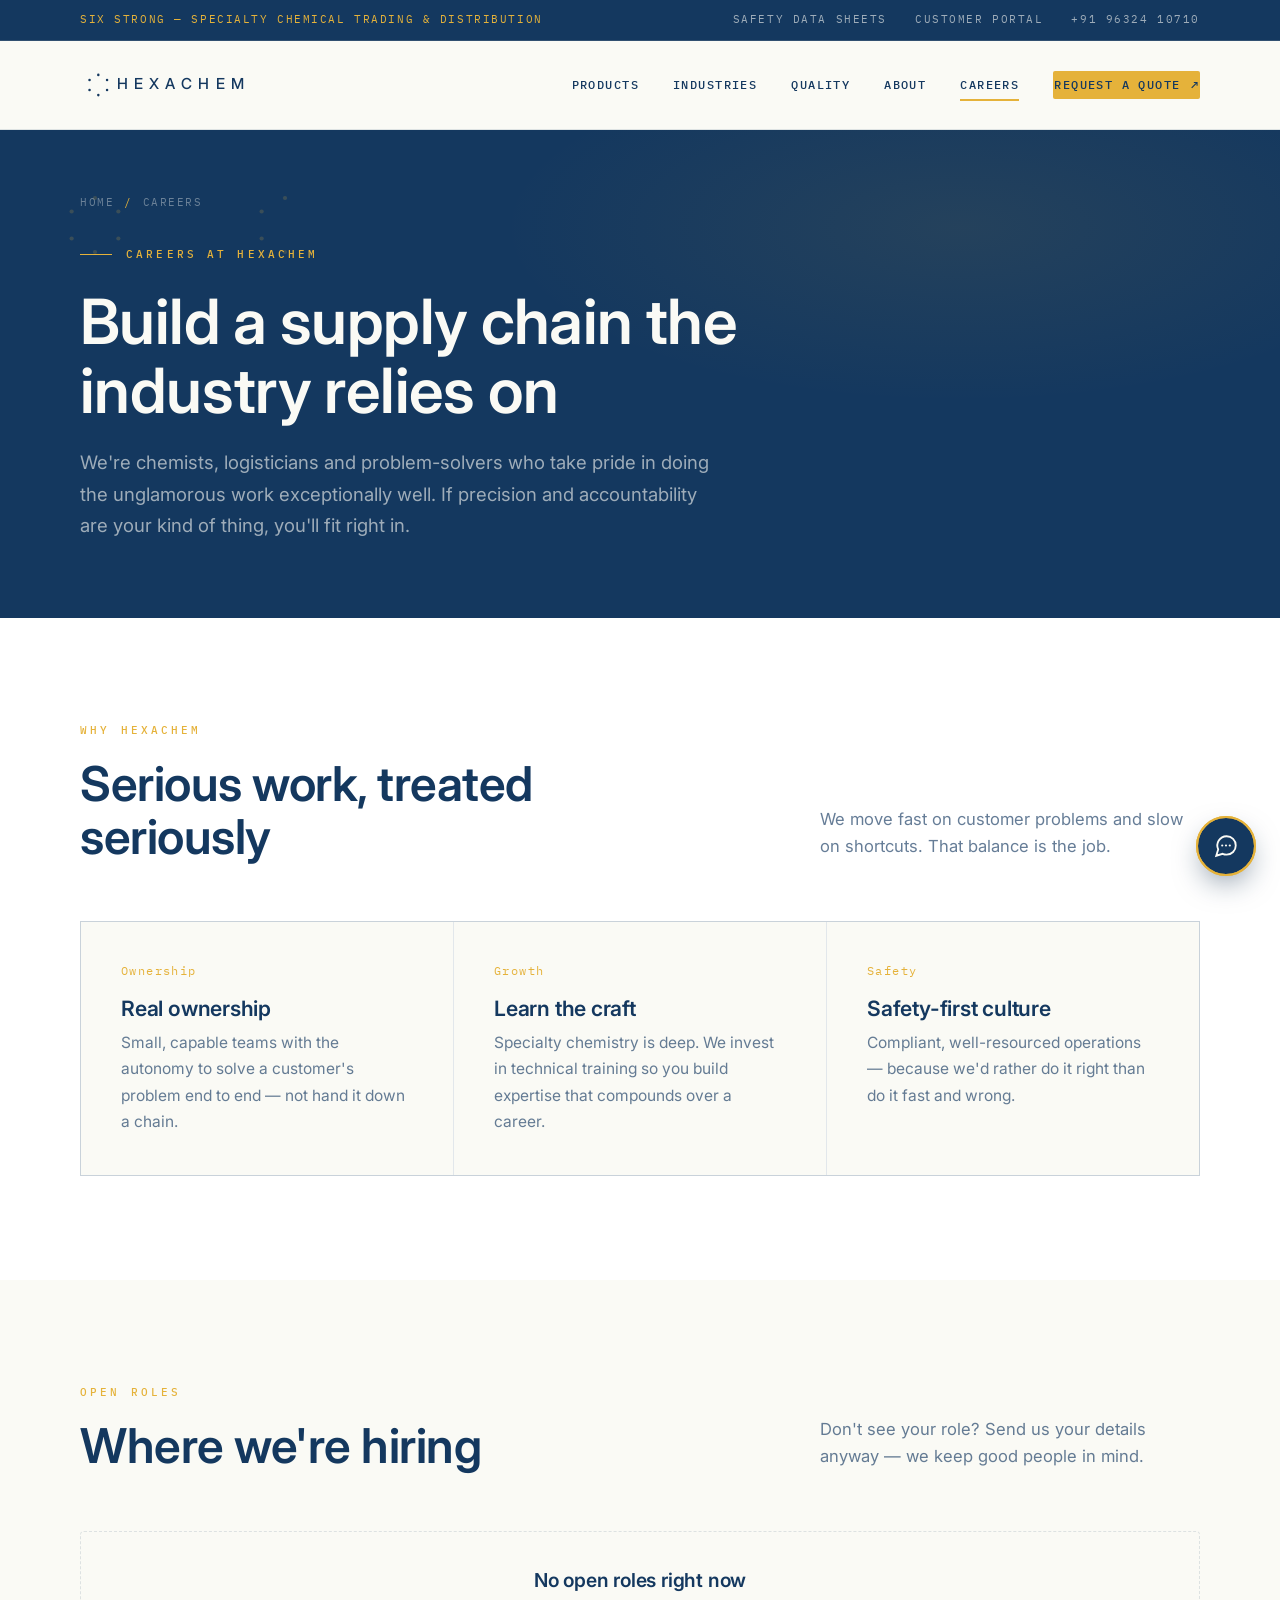
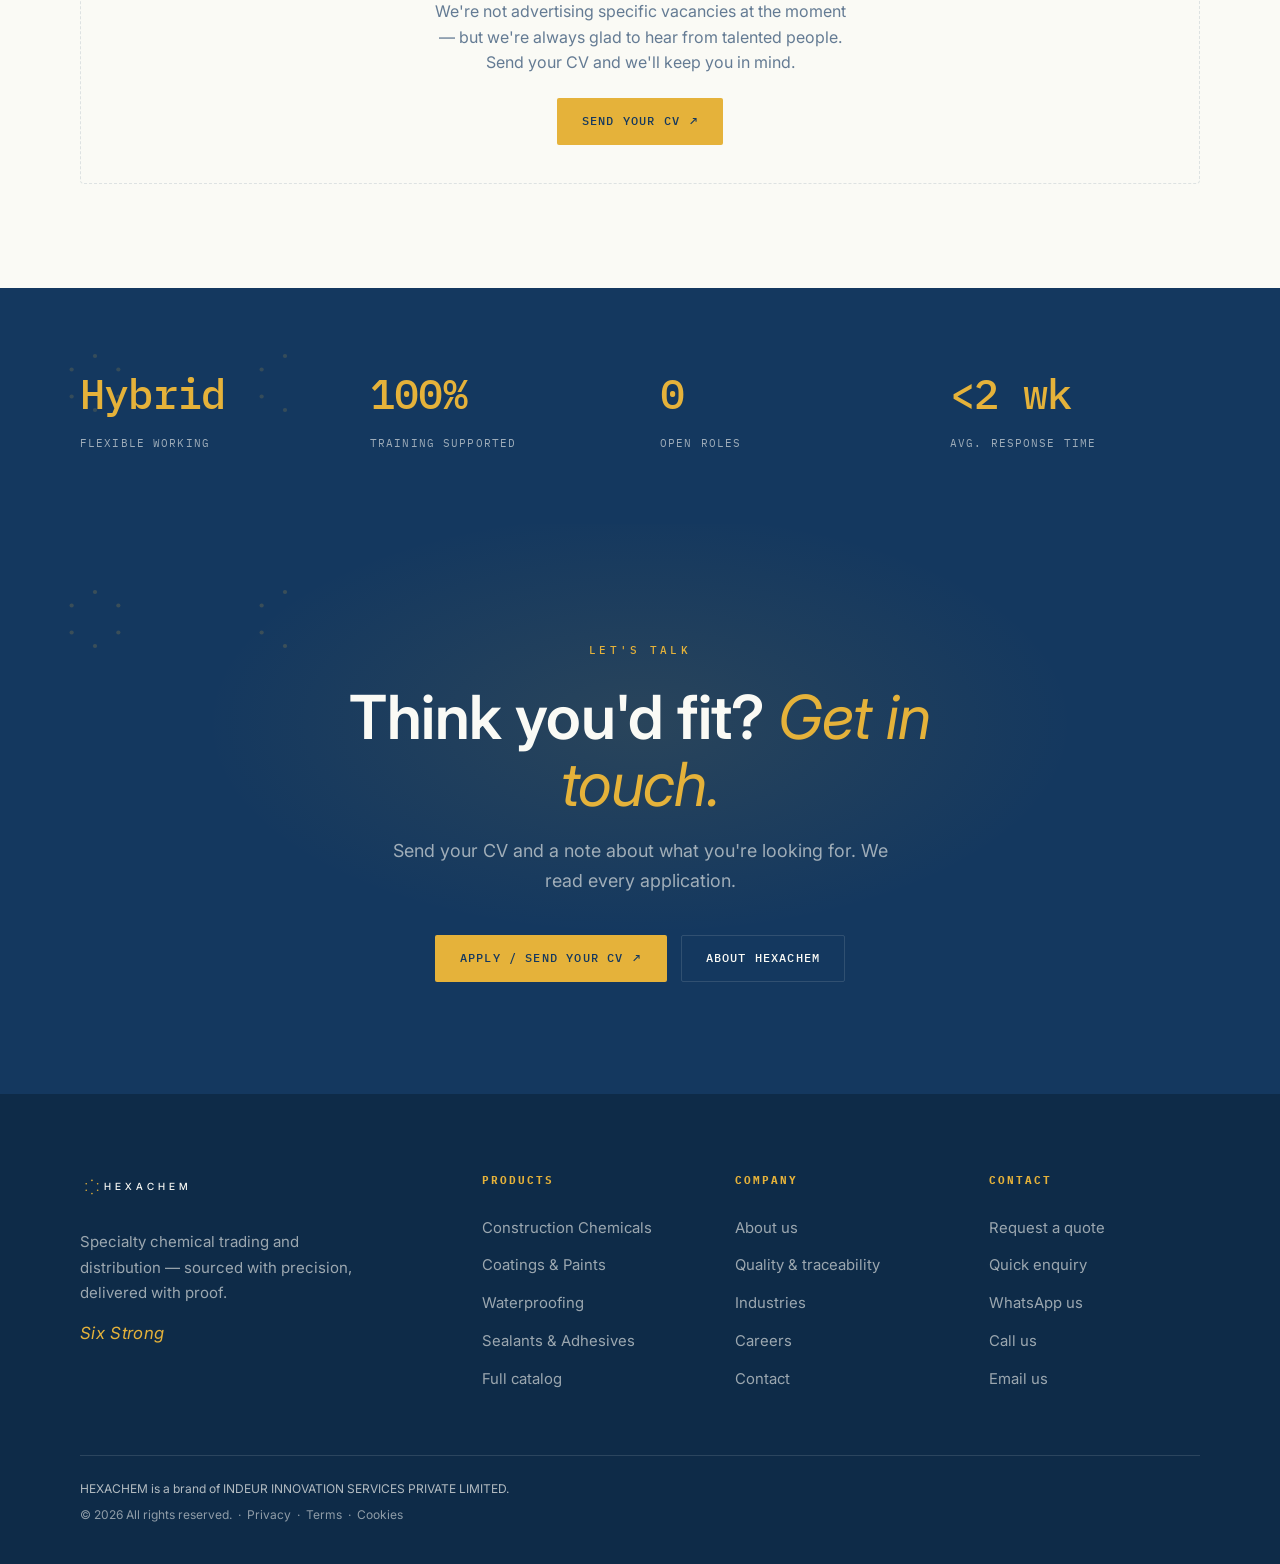
<file: careers.html>
<!DOCTYPE html>
<html lang="en">
<head>
<meta charset="UTF-8">
<meta name="viewport" content="width=device-width, initial-scale=1.0">
<title>Careers — HEXACHEM</title>
<meta name="description" content="Join HEXACHEM — chemists, logisticians and problem-solvers building a supply chain the industry relies on.">
<meta property="og:type" content="website">
<meta property="og:site_name" content="HEXACHEM">
<meta property="og:title" content="Careers — HEXACHEM">
<meta property="og:description" content="Join HEXACHEM — chemists, logisticians and problem-solvers building a supply chain the industry relies on.">
<meta property="og:image" content="favicon.svg">
<meta name="twitter:card" content="summary_large_image">
<meta name="twitter:site" content="@hexachem">
<meta name="twitter:title" content="Careers — HEXACHEM">
<meta name="twitter:description" content="Join HEXACHEM — chemists, logisticians and problem-solvers building a supply chain the industry relies on.">
<meta name="theme-color" content="#14385F">
<link rel="canonical" href="https://hexachem.in/careers.html">
<link rel="icon" type="image/svg+xml" href="favicon.svg">
<link rel="preconnect" href="https://fonts.googleapis.com">
<link rel="preconnect" href="https://fonts.gstatic.com" crossorigin>
<link href="https://fonts.googleapis.com/css2?family=Inter:ital,wght@0,300;0,400;0,500;0,600;0,700;1,400;1,500&family=IBM+Plex+Mono:wght@400;500&display=swap" rel="stylesheet">
<link rel="stylesheet" href="styles.css">
</head>
<body>
<svg width="0" height="0" style="position:absolute" aria-hidden="true"><defs>
  <pattern id="constel" width="190" height="190" patternUnits="userSpaceOnUse">
    <circle cx="95" cy="68" r="2.1" fill="#E5B23A"/>
    <circle cx="118.36" cy="81.5" r="2.1" fill="#E5B23A"/>
    <circle cx="118.36" cy="108.5" r="2.1" fill="#E5B23A"/>
    <circle cx="95" cy="122" r="2.1" fill="#E5B23A"/>
    <circle cx="71.64" cy="108.5" r="2.1" fill="#E5B23A"/>
    <circle cx="71.64" cy="81.5" r="2.1" fill="#E5B23A"/>
  </pattern>
</defs></svg>

<div class="topbar"><div class="wrap">
  <span class="tag">Six Strong — Specialty Chemical Trading &amp; Distribution</span>
  <div class="links">
    <a href="quality.html">Safety Data Sheets</a>
    <a href="contact.html">Customer Portal</a>
    <a id="barTel" href="contact.html"><span id="barPhone">+91 00000 00000</span></a>
  </div>
</div></div>

<nav><div class="wrap">
  <a href="index.html" aria-label="HEXACHEM home">
    <svg class="lockup" viewBox="0 0 391 100" xmlns="http://www.w3.org/2000/svg">
      <circle cx="39.8026" cy="28" r="2.75" fill="#14385F"/>
      <circle cx="58.8551" cy="39" r="2.75" fill="#14385F"/>
      <circle cx="58.8551" cy="61" r="2.75" fill="#14385F"/>
      <circle cx="39.8026" cy="72" r="2.75" fill="#14385F"/>
      <circle cx="20.75" cy="61" r="2.75" fill="#14385F"/>
      <circle cx="20.75" cy="39" r="2.75" fill="#14385F"/>
      <text x="80.66" y="50" font-family="Inter,sans-serif" font-weight="500" font-size="33" letter-spacing="13.2" fill="#14385F" dominant-baseline="middle">HEXACHEM</text>
    </svg>
  </a>
  <div class="navlinks" id="navlinks">
    <a href="products.html">Products</a>
    <a href="industries.html">Industries</a>
    <a href="quality.html">Quality</a>
    <a href="about.html">About</a>
    <a href="careers.html" class="active">Careers</a>
    <a class="btn btn-gold" href="contact.html">Request a quote <span class="arr">↗</span></a>
  </div>
  <button class="burger" id="burger" aria-label="Menu"><span></span><span></span><span></span></button>
</div></nav>

<header class="phero">
  <svg class="field" preserveAspectRatio="xMidYMid slice" xmlns="http://www.w3.org/2000/svg"><rect width="100%" height="100%" fill="url(#constel)" opacity=".18"/></svg>
  <div class="wrap">
    <div class="crumb"><a href="index.html">Home</a><span class="sep">/</span>Careers</div>
    <span class="eyebrow label">Careers at HEXACHEM</span>
    <h1>Build a supply chain the industry relies on</h1>
    <p class="psub">We're chemists, logisticians and problem-solvers who take pride in doing the unglamorous work exceptionally well. If precision and accountability are your kind of thing, you'll fit right in.</p>
  </div>
</header>

<section class="sec catalog">
  <div class="wrap">
    <div class="sec-head reveal">
      <div><span class="label">Why HEXACHEM</span><h2>Serious work, treated seriously</h2></div>
      <p class="sh-r">We move fast on customer problems and slow on shortcuts. That balance is the job.</p>
    </div>
    <div class="values reveal">
      <div class="val"><div class="vk">Ownership</div><h3>Real ownership</h3><p>Small, capable teams with the autonomy to solve a customer's problem end to end — not hand it down a chain.</p></div>
      <div class="val"><div class="vk">Growth</div><h3>Learn the craft</h3><p>Specialty chemistry is deep. We invest in technical training so you build expertise that compounds over a career.</p></div>
      <div class="val"><div class="vk">Safety</div><h3>Safety-first culture</h3><p>Compliant, well-resourced operations — because we'd rather do it right than do it fast and wrong.</p></div>
    </div>
  </div>
</section>

<section class="sec">
  <div class="wrap">
    <div class="sec-head reveal">
      <div><span class="label">Open roles</span><h2>Where we're hiring</h2></div>
      <p class="sh-r">Don't see your role? Send us your details anyway — we keep good people in mind.</p>
    </div>
    <div class="roles reveal" id="rolesList" hidden></div>
    <div class="empty-roles reveal" id="rolesEmpty">
      <h4>No open roles right now</h4>
      <p>We're not advertising specific vacancies at the moment — but we're always glad to hear from talented people. Send your CV and we'll keep you in mind.</p>
      <div style="margin-top:22px"><a class="btn btn-gold" href="contact.html">Send your CV <span class="arr">↗</span></a></div>
    </div>
  </div>
</section>

<section class="statband">
  <svg class="field" preserveAspectRatio="xMidYMid slice" xmlns="http://www.w3.org/2000/svg"><rect width="100%" height="100%" fill="url(#constel)" opacity=".16"/></svg>
  <div class="wrap">
    <div class="st"><div class="n">Hybrid</div><div class="l">Flexible working</div></div>
    <div class="st"><div class="n">100%</div><div class="l">Training supported</div></div>
    <div class="st"><div class="n" id="openCount">0</div><div class="l">Open roles</div></div>
    <div class="st"><div class="n">&lt;2 wk</div><div class="l">Avg. response time</div></div>
  </div>
</section>

<section class="cta">
  <svg class="field" preserveAspectRatio="xMidYMid slice" xmlns="http://www.w3.org/2000/svg"><rect width="100%" height="100%" fill="url(#constel)" opacity=".18"/></svg>
  <div class="wrap reveal">
    <span class="label">Let's talk</span>
    <h2>Think you'd fit? <em>Get in touch.</em></h2>
    <p>Send your CV and a note about what you're looking for. We read every application.</p>
    <div class="cta-row"><a class="btn btn-gold" href="contact.html">Apply / send your CV <span class="arr">↗</span></a><a class="btn btn-line" href="about.html">About HEXACHEM</a></div>
  </div>
</section>

<footer>
  <div class="wrap">
    <div class="foot-grid">
      <div class="foot-brand">
        <svg class="flock" viewBox="0 0 391 100" xmlns="http://www.w3.org/2000/svg">
          <circle cx="39.8026" cy="28" r="2.75" fill="#E5B23A"/>
          <circle cx="58.8551" cy="39" r="2.75" fill="#E5B23A"/>
          <circle cx="58.8551" cy="61" r="2.75" fill="#E5B23A"/>
          <circle cx="39.8026" cy="72" r="2.75" fill="#E5B23A"/>
          <circle cx="20.75" cy="61" r="2.75" fill="#E5B23A"/>
          <circle cx="20.75" cy="39" r="2.75" fill="#E5B23A"/>
          <text x="80.66" y="50" font-family="Inter,sans-serif" font-weight="500" font-size="33" letter-spacing="13.2" fill="#FAFAF5" dominant-baseline="middle">HEXACHEM</text>
        </svg>
        <p>Specialty chemical trading and distribution — sourced with precision, delivered with proof.</p>
        <div class="ss"><span class="six-strong">Six Strong</span></div>
      </div>
      <div class="fcol"><h5>Products</h5>
        <a href="products.html">Construction Chemicals</a><a href="products.html">Coatings &amp; Paints</a><a href="products.html">Waterproofing</a><a href="products.html">Sealants &amp; Adhesives</a><a href="products.html">Full catalog</a></div>
      <div class="fcol"><h5>Company</h5>
        <a href="about.html">About us</a><a href="quality.html">Quality &amp; traceability</a><a href="industries.html">Industries</a><a href="careers.html">Careers</a><a href="contact.html">Contact</a></div>
      <div class="fcol"><h5>Contact</h5>
        <a href="contact.html">Request a quote</a><a href="#" data-enquire>Quick enquiry</a><a id="fWa" target="_blank" rel="noopener">WhatsApp us</a><a id="fTel">Call us</a><a id="fMail">Email us</a></div>
    </div>
    <div class="footer-legal">
      <p class="footer-legal-primary">HEXACHEM is a brand of <span data-legal="name">INDEUR INNOVATION SERVICES PRIVATE LIMITED</span>.</p>
      <p class="footer-legal-copy">© 2026 All rights reserved.&nbsp;&nbsp;·&nbsp;&nbsp;<a href="privacy.html">Privacy</a>&nbsp;&nbsp;·&nbsp;&nbsp;<a href="terms.html">Terms</a>&nbsp;&nbsp;·&nbsp;&nbsp;<a href="cookies.html">Cookies</a></p>
    </div>
  </div>
</footer>

<!-- ===== floating live-contact widget ===== -->
<div class="fab-wrap" id="fabWrap">
  <div class="fab-menu">
    <a class="fab-item wa" id="waItem" target="_blank" rel="noopener"><span class="lbl">WhatsApp</span><span class="ico"><svg viewBox="0 0 24 24" fill="currentColor"><path d="M12.04 2C6.58 2 2.13 6.45 2.13 11.91c0 1.75.46 3.45 1.32 4.95L2 22l5.25-1.38a9.9 9.9 0 0 0 4.79 1.21h.01c5.46 0 9.91-4.45 9.91-9.91 0-2.65-1.03-5.14-2.9-7.01A9.82 9.82 0 0 0 12.04 2Zm0 18.15h-.01a8.2 8.2 0 0 1-4.18-1.15l-.3-.18-3.11.82.83-3.04-.2-.31a8.18 8.18 0 0 1-1.26-4.36c0-4.54 3.7-8.23 8.24-8.23 2.2 0 4.27.86 5.82 2.42a8.18 8.18 0 0 1 2.41 5.82c0 4.54-3.69 8.24-8.24 8.24Zm4.52-6.16c-.25-.12-1.47-.72-1.69-.81-.23-.08-.39-.12-.56.13-.16.25-.64.81-.79.97-.14.17-.29.19-.54.06-.25-.12-1.05-.39-1.99-1.23-.74-.66-1.23-1.47-1.38-1.72-.14-.25-.01-.38.11-.51.11-.11.25-.29.37-.43.13-.14.17-.25.25-.41.08-.17.04-.31-.02-.43-.06-.12-.56-1.34-.76-1.84-.2-.48-.41-.42-.56-.43h-.48c-.17 0-.43.06-.66.31-.22.25-.86.85-.86 2.07 0 1.22.89 2.4 1.01 2.56.12.17 1.75 2.67 4.23 3.74.59.26 1.05.41 1.41.52.59.19 1.13.16 1.56.1.48-.07 1.47-.6 1.68-1.18.21-.58.21-1.07.14-1.18-.06-.11-.22-.17-.47-.29Z"/></svg></span></a>
    <a class="fab-item" id="telItem"><span class="lbl">Call</span><span class="ico"><svg viewBox="0 0 24 24" fill="none" stroke="currentColor" stroke-width="1.6"><path d="M22 16.9v3a2 2 0 0 1-2.2 2 19.8 19.8 0 0 1-8.6-3.1 19.5 19.5 0 0 1-6-6A19.8 19.8 0 0 1 2.1 4.2 2 2 0 0 1 4.1 2h3a2 2 0 0 1 2 1.7c.1.9.4 1.8.7 2.7a2 2 0 0 1-.5 2.1L8.1 9.8a16 16 0 0 0 6 6l1.3-1.3a2 2 0 0 1 2.1-.5c.9.3 1.8.6 2.7.7a2 2 0 0 1 1.7 2.1Z"/></svg></span></a>
    <a class="fab-item" id="mailItem"><span class="lbl">Email</span><span class="ico"><svg viewBox="0 0 24 24" fill="none" stroke="currentColor" stroke-width="1.6"><rect x="3" y="5" width="18" height="14" rx="2"/><path d="m3 7 9 6 9-6"/></svg></span></a>
    <a class="fab-item" href="#" data-enquire><span class="lbl">Quick enquiry</span><span class="ico"><svg viewBox="0 0 24 24" fill="none" stroke="currentColor" stroke-width="1.6"><path d="M21 15a2 2 0 0 1-2 2H7l-4 4V5a2 2 0 0 1 2-2h14a2 2 0 0 1 2 2Z"/></svg></span></a>
  </div>
  <button class="fab" id="fabBtn" aria-label="Contact options">
    <span class="fab-pulse"></span>
    <svg viewBox="0 0 24 24" fill="none" stroke="currentColor" stroke-width="1.7"><path d="M21 11.5a8.4 8.4 0 0 1-8.5 8.5 8.5 8.5 0 0 1-3.6-.8L3 21l1.8-5.9A8.5 8.5 0 0 1 12.5 3 8.4 8.4 0 0 1 21 11.5Z"/><circle cx="8.5" cy="11.5" r="1" fill="currentColor" stroke="none"/><circle cx="12" cy="11.5" r="1" fill="currentColor" stroke="none"/><circle cx="15.5" cy="11.5" r="1" fill="currentColor" stroke="none"/></svg>
  </button>
</div>

<!-- ===== quick enquiry modal ===== -->
<div class="moverlay" id="enqModal">
  <div class="modal">
    <button class="mclose" id="enqClose" aria-label="Close">&times;</button>
    <span class="label">Quick enquiry</span>
    <h3>Send us a message</h3>
    <p class="msub">Fill this in and choose WhatsApp or email — your message arrives pre-filled, ready to send.</p>
    <div class="fld"><label>Name</label><input type="text" id="m_name" placeholder="Your name"></div>
    <div class="fld"><label>Company</label><input type="text" id="m_company" placeholder="Company (optional)"></div>
    <div class="fld"><label>Product / interest</label><input type="text" id="m_topic" placeholder="e.g. Waterproofing membranes, 10× IBC"></div>
    <div class="fld"><label>Message</label><textarea id="m_msg" placeholder="What do you need, and when?"></textarea></div>
    <div class="send-row">
      <a class="btn btn-wa" id="m_wa" target="_blank" rel="noopener">Send via WhatsApp <span class="arr">↗</span></a>
      <a class="btn btn-gold" id="m_mail">Send via Email <span class="arr">↗</span></a>
    </div>
    <p class="alt-send">or text us on <a id="m_sms">SMS</a></p>
  </div>
</div>

<script src="config.js" defer></script>
<script src="content.js" defer></script>
<script src="app.js" defer></script>
</body>
</html>
</file>
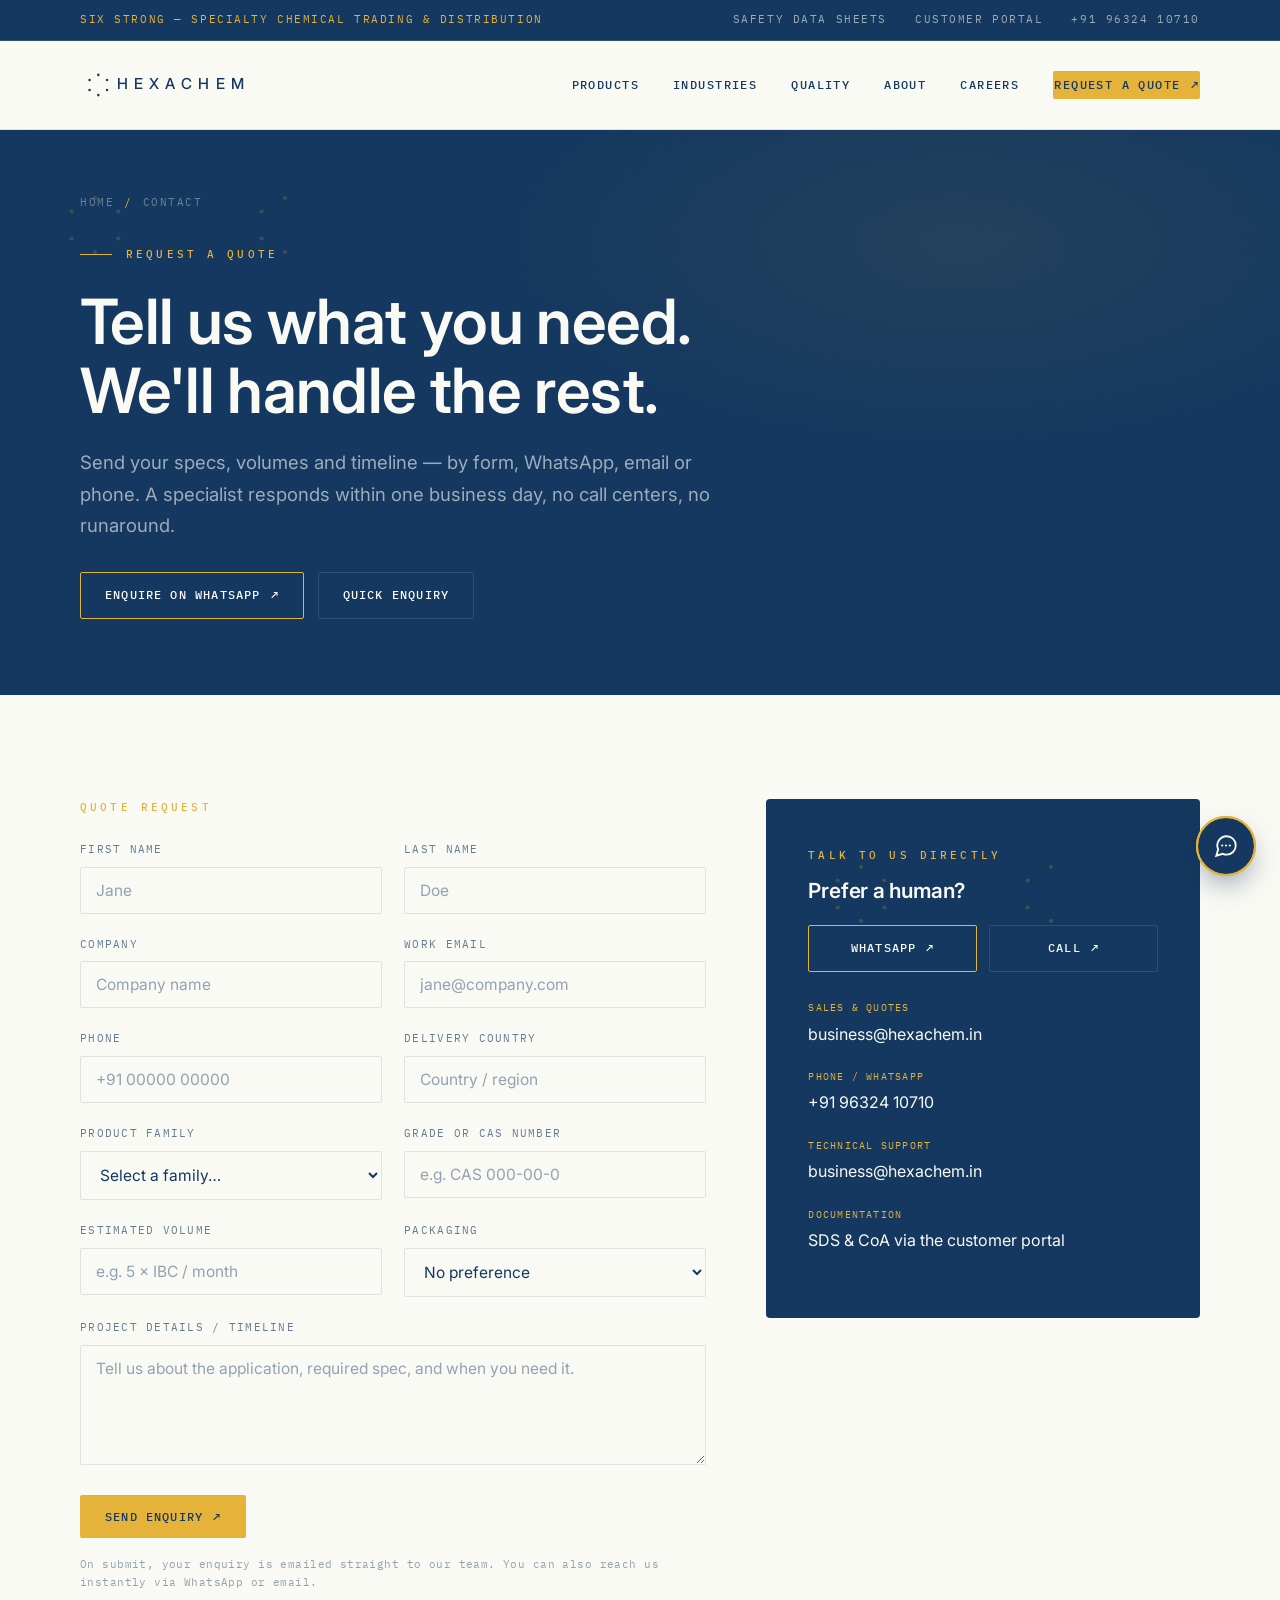
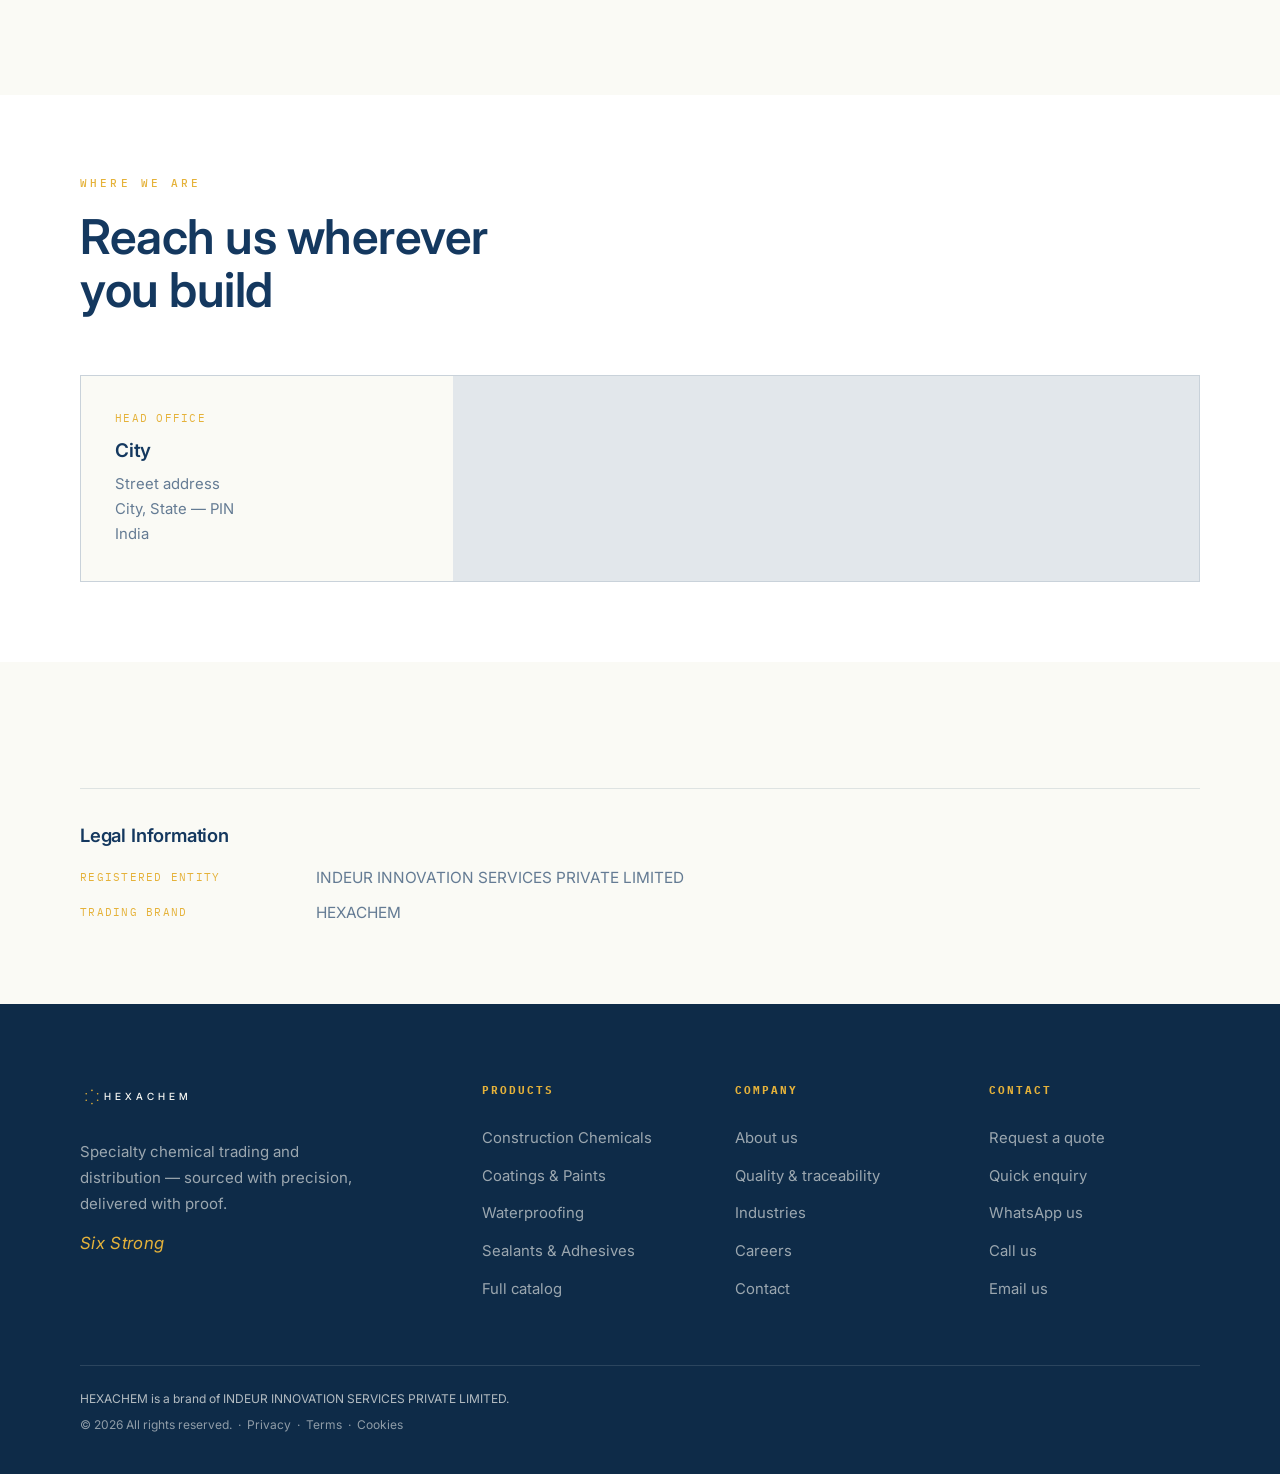
<file: contact.html>
<!DOCTYPE html>
<html lang="en">
<head>
<meta charset="UTF-8">
<meta name="viewport" content="width=device-width, initial-scale=1.0">
<title>Request a Quote — HEXACHEM</title>
<meta name="description" content="Request a quote or enquire via WhatsApp, email or phone. A specialist responds within one business day.">
<meta property="og:type" content="website">
<meta property="og:site_name" content="HEXACHEM">
<meta property="og:title" content="Request a Quote — HEXACHEM">
<meta property="og:description" content="Request a quote or enquire via WhatsApp, email or phone. A specialist responds within one business day.">
<meta property="og:image" content="favicon.svg">
<meta name="twitter:card" content="summary_large_image">
<meta name="twitter:site" content="@hexachem">
<meta name="twitter:title" content="Request a Quote — HEXACHEM">
<meta name="twitter:description" content="Request a quote or enquire via WhatsApp, email or phone. A specialist responds within one business day.">
<meta name="theme-color" content="#14385F">
<link rel="canonical" href="https://hexachem.in/contact.html">
<link rel="icon" type="image/svg+xml" href="favicon.svg">
<link rel="preconnect" href="https://fonts.googleapis.com">
<link rel="preconnect" href="https://fonts.gstatic.com" crossorigin>
<link href="https://fonts.googleapis.com/css2?family=Inter:ital,wght@0,300;0,400;0,500;0,600;0,700;1,400;1,500&family=IBM+Plex+Mono:wght@400;500&display=swap" rel="stylesheet">
<link rel="stylesheet" href="styles.css">
</head>
<body>
<svg width="0" height="0" style="position:absolute" aria-hidden="true"><defs>
  <pattern id="constel" width="190" height="190" patternUnits="userSpaceOnUse">
    <circle cx="95" cy="68" r="2.1" fill="#E5B23A"/>
    <circle cx="118.36" cy="81.5" r="2.1" fill="#E5B23A"/>
    <circle cx="118.36" cy="108.5" r="2.1" fill="#E5B23A"/>
    <circle cx="95" cy="122" r="2.1" fill="#E5B23A"/>
    <circle cx="71.64" cy="108.5" r="2.1" fill="#E5B23A"/>
    <circle cx="71.64" cy="81.5" r="2.1" fill="#E5B23A"/>
  </pattern>
</defs></svg>

<div class="topbar"><div class="wrap">
  <span class="tag">Six Strong — Specialty Chemical Trading &amp; Distribution</span>
  <div class="links">
    <a href="quality.html">Safety Data Sheets</a>
    <a href="contact.html">Customer Portal</a>
    <a id="barTel" href="contact.html"><span id="barPhone">+91 00000 00000</span></a>
  </div>
</div></div>

<nav><div class="wrap">
  <a href="index.html" aria-label="HEXACHEM home">
    <svg class="lockup" viewBox="0 0 391 100" xmlns="http://www.w3.org/2000/svg">
      <circle cx="39.8026" cy="28" r="2.75" fill="#14385F"/>
      <circle cx="58.8551" cy="39" r="2.75" fill="#14385F"/>
      <circle cx="58.8551" cy="61" r="2.75" fill="#14385F"/>
      <circle cx="39.8026" cy="72" r="2.75" fill="#14385F"/>
      <circle cx="20.75" cy="61" r="2.75" fill="#14385F"/>
      <circle cx="20.75" cy="39" r="2.75" fill="#14385F"/>
      <text x="80.66" y="50" font-family="Inter,sans-serif" font-weight="500" font-size="33" letter-spacing="13.2" fill="#14385F" dominant-baseline="middle">HEXACHEM</text>
    </svg>
  </a>
  <div class="navlinks" id="navlinks">
    <a href="products.html">Products</a>
    <a href="industries.html">Industries</a>
    <a href="quality.html">Quality</a>
    <a href="about.html">About</a>
    <a href="careers.html">Careers</a>
    <a class="btn btn-gold" href="contact.html">Request a quote <span class="arr">↗</span></a>
  </div>
  <button class="burger" id="burger" aria-label="Menu"><span></span><span></span><span></span></button>
</div></nav>

<header class="phero">
  <svg class="field" preserveAspectRatio="xMidYMid slice" xmlns="http://www.w3.org/2000/svg"><rect width="100%" height="100%" fill="url(#constel)" opacity=".18"/></svg>
  <div class="wrap">
    <div class="crumb"><a href="index.html">Home</a><span class="sep">/</span>Contact</div>
    <span class="eyebrow label">Request a quote</span>
    <h1>Tell us what you need. We'll handle the rest.</h1>
    <p class="psub">Send your specs, volumes and timeline — by form, WhatsApp, email or phone. A specialist responds within one business day, no call centers, no runaround.</p>
    <div class="hero-cta" style="margin-top:30px">
      <a class="btn btn-wa" id="heroWa" target="_blank" rel="noopener">Enquire on WhatsApp <span class="arr">↗</span></a>
      <a class="btn btn-line" href="#" data-enquire>Quick enquiry</a>
    </div>
  </div>
</header>

<section class="sec">
  <div class="wrap">
    <div class="form-grid">
      <div class="reveal">
        <span class="label" style="color:var(--gold);display:block;margin-bottom:24px">Quote request</span>
        <form id="qform" class="qform" novalidate>
          <div class="fld"><label>First name</label><input type="text" id="f_first" placeholder="Jane"></div>
          <div class="fld"><label>Last name</label><input type="text" id="f_last" placeholder="Doe"></div>
          <div class="fld"><label>Company</label><input type="text" id="f_company" placeholder="Company name"></div>
          <div class="fld"><label>Work email</label><input type="email" id="f_email" placeholder="jane@company.com"></div>
          <div class="fld"><label>Phone</label><input type="tel" id="f_phone" placeholder="+91 00000 00000"></div>
          <div class="fld"><label>Delivery country</label><input type="text" id="f_country" placeholder="Country / region"></div>
          <div class="fld"><label>Product family</label><select id="f_family"><option value="">Select a family…</option><option>Construction Chemicals</option><option>Coatings &amp; Paints</option><option>Waterproofing</option><option>Sealants &amp; Adhesives</option><option>Surfactants &amp; Additives</option><option>Industrial Performance</option><option>Specialty / Custom</option><option>Not sure — please advise</option></select></div>
          <div class="fld"><label>Grade or CAS number</label><input type="text" id="f_grade" placeholder="e.g. CAS 000-00-0"></div>
          <div class="fld"><label>Estimated volume</label><input type="text" id="f_volume" placeholder="e.g. 5 × IBC / month"></div>
          <div class="fld"><label>Packaging</label><select id="f_pack"><option value="">No preference</option><option>Drums</option><option>IBC totes</option><option>Bulk</option><option>Bags</option></select></div>
          <div class="fld full"><label>Project details / timeline</label><textarea id="f_details" placeholder="Tell us about the application, required spec, and when you need it."></textarea></div>
          <input type="text" id="f_hp" tabindex="-1" autocomplete="off" aria-hidden="true" style="position:absolute;left:-9999px;opacity:0;height:0;width:0">
          <div class="full">
            <button type="submit" class="btn btn-gold">Send enquiry <span class="arr">↗</span></button>
            <p id="qstatus" class="qstatus" role="status" aria-live="polite"></p>
            <div id="qsend" style="display:none;margin-top:20px">
              <p class="form-note" style="color:var(--cobalt);margin-bottom:12px">✓ Your enquiry is ready — choose how to send it:</p>
              <div class="send-row">
                <a class="btn btn-wa" id="waBtn" target="_blank" rel="noopener">Send via WhatsApp <span class="arr">↗</span></a>
                <a class="btn btn-line-d" id="mailBtn">Send via Email <span class="arr">↗</span></a>
              </div>
              <p class="alt-send">or send by <a id="smsBtn">SMS</a></p>
            </div>
            <p class="form-note">On submit, your enquiry is emailed straight to our team. You can also reach us instantly via WhatsApp or email.</p>
          </div>
        </form>
      </div>
      <div class="reveal">
        <div class="infoblock">
          <svg class="field" preserveAspectRatio="xMidYMid slice" xmlns="http://www.w3.org/2000/svg"><rect width="100%" height="100%" fill="url(#constel)" opacity=".2"/></svg>
          <div class="ib">
            <span class="label" style="color:var(--gold)">Talk to us directly</span>
            <h3 style="margin-top:14px">Prefer a human?</h3>
            <div class="send-row" style="margin:22px 0 6px">
              <a class="btn btn-wa" id="infoWa" target="_blank" rel="noopener">WhatsApp <span class="arr">↗</span></a>
              <a class="btn btn-line" id="infoTel">Call <span class="arr">↗</span></a>
            </div>
            <div class="ig">
              <div class="k">Sales &amp; quotes</div><div class="v"><a data-mail href="#">business@hexachem.in</a></div>
              <div class="k">Phone / WhatsApp</div><div class="v" id="infoPhone">+91 00000 00000</div>
              <div class="k">Technical support</div><div class="v"><a data-mail href="#">business@hexachem.in</a></div>
              <div class="k">Documentation</div><div class="v">SDS &amp; CoA via the customer portal</div>
            </div>
          </div>
        </div>
      </div>
    </div>
  </div>
</section>

<section class="sec tight catalog" id="officeSection">
  <div class="wrap">
    <div class="sec-head reveal">
      <div><span class="label">Where we are</span><h2>Reach us wherever you build</h2></div>
    </div>
    <div class="offices reveal" id="officeList"></div>
  </div>
</section>


<section class="sec tight">
  <div class="wrap">
    <div class="legal-info reveal">
      <h3>Legal Information</h3>
      <dl>
        <dt>Registered Entity</dt><dd data-legal="name">INDEUR INNOVATION SERVICES PRIVATE LIMITED</dd>
        <dt>Trading Brand</dt><dd>HEXACHEM</dd>
      </dl>
    </div>
  </div>
</section>

<footer>
  <div class="wrap">
    <div class="foot-grid">
      <div class="foot-brand">
        <svg class="flock" viewBox="0 0 391 100" xmlns="http://www.w3.org/2000/svg">
          <circle cx="39.8026" cy="28" r="2.75" fill="#E5B23A"/>
          <circle cx="58.8551" cy="39" r="2.75" fill="#E5B23A"/>
          <circle cx="58.8551" cy="61" r="2.75" fill="#E5B23A"/>
          <circle cx="39.8026" cy="72" r="2.75" fill="#E5B23A"/>
          <circle cx="20.75" cy="61" r="2.75" fill="#E5B23A"/>
          <circle cx="20.75" cy="39" r="2.75" fill="#E5B23A"/>
          <text x="80.66" y="50" font-family="Inter,sans-serif" font-weight="500" font-size="33" letter-spacing="13.2" fill="#FAFAF5" dominant-baseline="middle">HEXACHEM</text>
        </svg>
        <p>Specialty chemical trading and distribution — sourced with precision, delivered with proof.</p>
        <div class="ss"><span class="six-strong">Six Strong</span></div>
      </div>
      <div class="fcol"><h5>Products</h5>
        <a href="products.html">Construction Chemicals</a><a href="products.html">Coatings &amp; Paints</a><a href="products.html">Waterproofing</a><a href="products.html">Sealants &amp; Adhesives</a><a href="products.html">Full catalog</a></div>
      <div class="fcol"><h5>Company</h5>
        <a href="about.html">About us</a><a href="quality.html">Quality &amp; traceability</a><a href="industries.html">Industries</a><a href="careers.html">Careers</a><a href="contact.html">Contact</a></div>
      <div class="fcol"><h5>Contact</h5>
        <a href="contact.html">Request a quote</a><a href="#" data-enquire>Quick enquiry</a><a id="fWa" target="_blank" rel="noopener">WhatsApp us</a><a id="fTel">Call us</a><a id="fMail">Email us</a></div>
    </div>
    <div class="footer-legal">
      <p class="footer-legal-primary">HEXACHEM is a brand of <span data-legal="name">INDEUR INNOVATION SERVICES PRIVATE LIMITED</span>.</p>
      <p class="footer-legal-copy">© 2026 All rights reserved.&nbsp;&nbsp;·&nbsp;&nbsp;<a href="privacy.html">Privacy</a>&nbsp;&nbsp;·&nbsp;&nbsp;<a href="terms.html">Terms</a>&nbsp;&nbsp;·&nbsp;&nbsp;<a href="cookies.html">Cookies</a></p>
    </div>
  </div>
</footer>

<!-- ===== floating live-contact widget ===== -->
<div class="fab-wrap" id="fabWrap">
  <div class="fab-menu">
    <a class="fab-item wa" id="waItem" target="_blank" rel="noopener"><span class="lbl">WhatsApp</span><span class="ico"><svg viewBox="0 0 24 24" fill="currentColor"><path d="M12.04 2C6.58 2 2.13 6.45 2.13 11.91c0 1.75.46 3.45 1.32 4.95L2 22l5.25-1.38a9.9 9.9 0 0 0 4.79 1.21h.01c5.46 0 9.91-4.45 9.91-9.91 0-2.65-1.03-5.14-2.9-7.01A9.82 9.82 0 0 0 12.04 2Zm0 18.15h-.01a8.2 8.2 0 0 1-4.18-1.15l-.3-.18-3.11.82.83-3.04-.2-.31a8.18 8.18 0 0 1-1.26-4.36c0-4.54 3.7-8.23 8.24-8.23 2.2 0 4.27.86 5.82 2.42a8.18 8.18 0 0 1 2.41 5.82c0 4.54-3.69 8.24-8.24 8.24Zm4.52-6.16c-.25-.12-1.47-.72-1.69-.81-.23-.08-.39-.12-.56.13-.16.25-.64.81-.79.97-.14.17-.29.19-.54.06-.25-.12-1.05-.39-1.99-1.23-.74-.66-1.23-1.47-1.38-1.72-.14-.25-.01-.38.11-.51.11-.11.25-.29.37-.43.13-.14.17-.25.25-.41.08-.17.04-.31-.02-.43-.06-.12-.56-1.34-.76-1.84-.2-.48-.41-.42-.56-.43h-.48c-.17 0-.43.06-.66.31-.22.25-.86.85-.86 2.07 0 1.22.89 2.4 1.01 2.56.12.17 1.75 2.67 4.23 3.74.59.26 1.05.41 1.41.52.59.19 1.13.16 1.56.1.48-.07 1.47-.6 1.68-1.18.21-.58.21-1.07.14-1.18-.06-.11-.22-.17-.47-.29Z"/></svg></span></a>
    <a class="fab-item" id="telItem"><span class="lbl">Call</span><span class="ico"><svg viewBox="0 0 24 24" fill="none" stroke="currentColor" stroke-width="1.6"><path d="M22 16.9v3a2 2 0 0 1-2.2 2 19.8 19.8 0 0 1-8.6-3.1 19.5 19.5 0 0 1-6-6A19.8 19.8 0 0 1 2.1 4.2 2 2 0 0 1 4.1 2h3a2 2 0 0 1 2 1.7c.1.9.4 1.8.7 2.7a2 2 0 0 1-.5 2.1L8.1 9.8a16 16 0 0 0 6 6l1.3-1.3a2 2 0 0 1 2.1-.5c.9.3 1.8.6 2.7.7a2 2 0 0 1 1.7 2.1Z"/></svg></span></a>
    <a class="fab-item" id="mailItem"><span class="lbl">Email</span><span class="ico"><svg viewBox="0 0 24 24" fill="none" stroke="currentColor" stroke-width="1.6"><rect x="3" y="5" width="18" height="14" rx="2"/><path d="m3 7 9 6 9-6"/></svg></span></a>
    <a class="fab-item" href="#" data-enquire><span class="lbl">Quick enquiry</span><span class="ico"><svg viewBox="0 0 24 24" fill="none" stroke="currentColor" stroke-width="1.6"><path d="M21 15a2 2 0 0 1-2 2H7l-4 4V5a2 2 0 0 1 2-2h14a2 2 0 0 1 2 2Z"/></svg></span></a>
  </div>
  <button class="fab" id="fabBtn" aria-label="Contact options">
    <span class="fab-pulse"></span>
    <svg viewBox="0 0 24 24" fill="none" stroke="currentColor" stroke-width="1.7"><path d="M21 11.5a8.4 8.4 0 0 1-8.5 8.5 8.5 8.5 0 0 1-3.6-.8L3 21l1.8-5.9A8.5 8.5 0 0 1 12.5 3 8.4 8.4 0 0 1 21 11.5Z"/><circle cx="8.5" cy="11.5" r="1" fill="currentColor" stroke="none"/><circle cx="12" cy="11.5" r="1" fill="currentColor" stroke="none"/><circle cx="15.5" cy="11.5" r="1" fill="currentColor" stroke="none"/></svg>
  </button>
</div>

<!-- ===== quick enquiry modal ===== -->
<div class="moverlay" id="enqModal">
  <div class="modal">
    <button class="mclose" id="enqClose" aria-label="Close">&times;</button>
    <span class="label">Quick enquiry</span>
    <h3>Send us a message</h3>
    <p class="msub">Fill this in and choose WhatsApp or email — your message arrives pre-filled, ready to send.</p>
    <div class="fld"><label>Name</label><input type="text" id="m_name" placeholder="Your name"></div>
    <div class="fld"><label>Company</label><input type="text" id="m_company" placeholder="Company (optional)"></div>
    <div class="fld"><label>Product / interest</label><input type="text" id="m_topic" placeholder="e.g. Waterproofing membranes, 10× IBC"></div>
    <div class="fld"><label>Message</label><textarea id="m_msg" placeholder="What do you need, and when?"></textarea></div>
    <div class="send-row">
      <a class="btn btn-wa" id="m_wa" target="_blank" rel="noopener">Send via WhatsApp <span class="arr">↗</span></a>
      <a class="btn btn-gold" id="m_mail">Send via Email <span class="arr">↗</span></a>
    </div>
    <p class="alt-send">or text us on <a id="m_sms">SMS</a></p>
  </div>
</div>

<script src="config.js" defer></script>
<script src="content.js" defer></script>
<script src="app.js" defer></script>
</body>
</html>
</file>
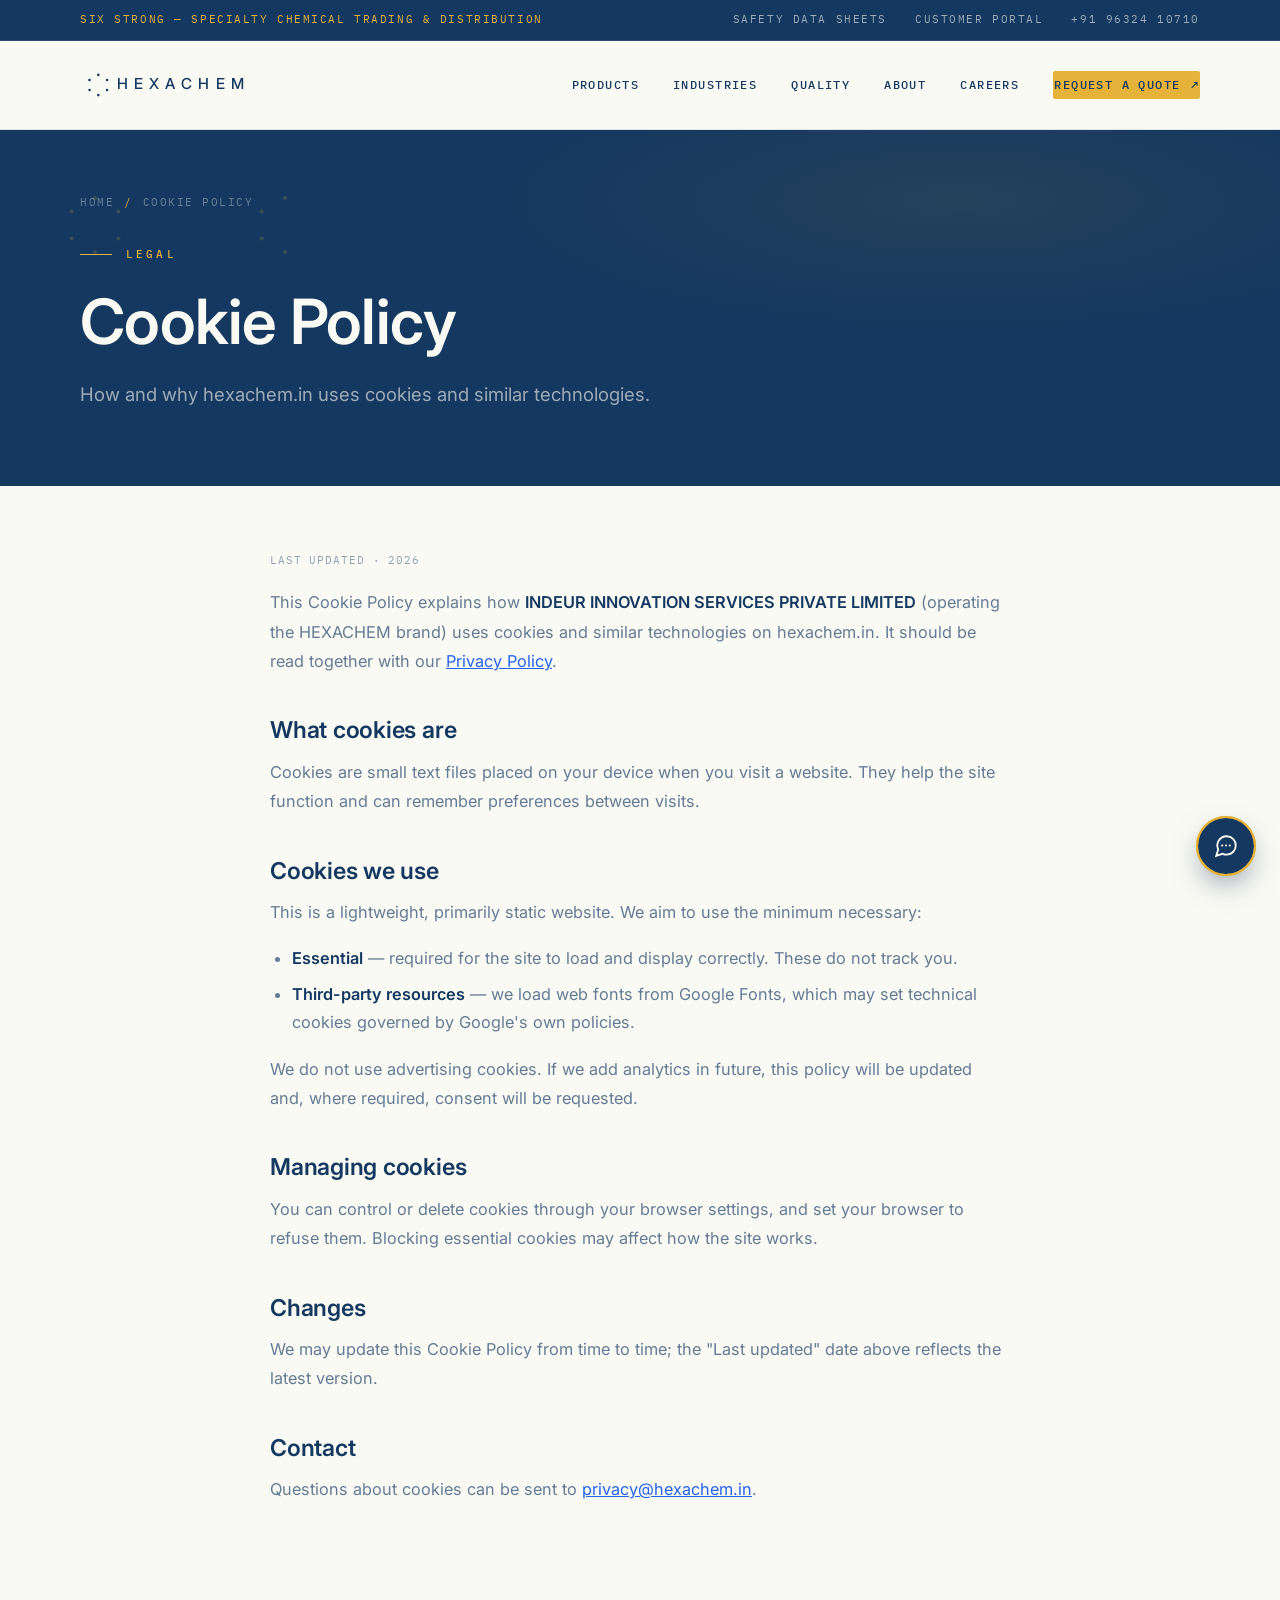
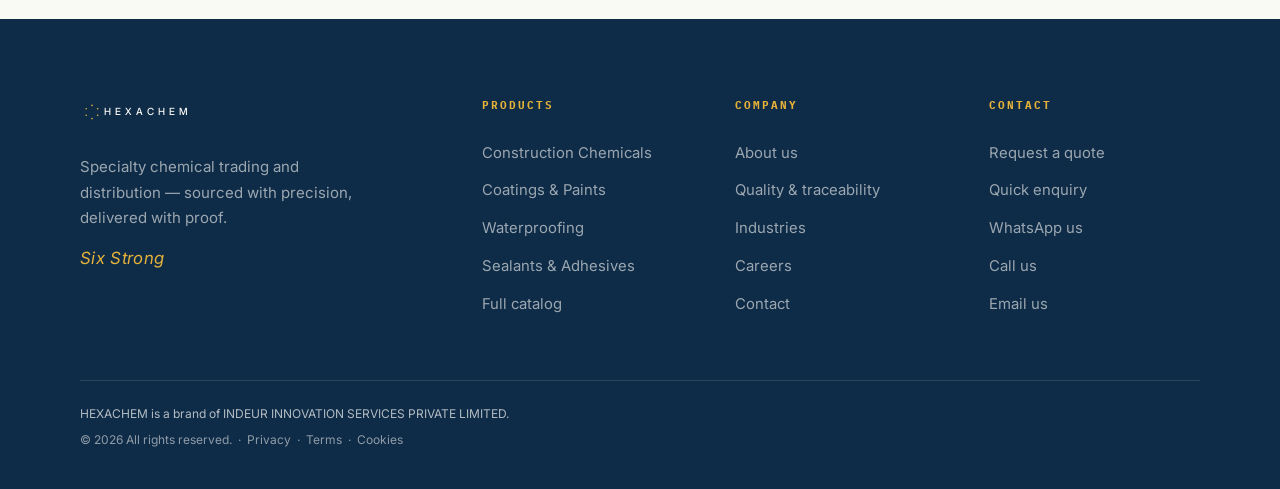
<file: cookies.html>
<!DOCTYPE html>
<html lang="en">
<head>
<meta charset="UTF-8">
<meta name="viewport" content="width=device-width, initial-scale=1.0">
<title>Cookie Policy — HEXACHEM</title>
<meta name="description" content="How hexachem.in uses cookies and similar technologies.">
<meta property="og:type" content="website">
<meta property="og:site_name" content="HEXACHEM">
<meta property="og:title" content="Cookie Policy — HEXACHEM">
<meta property="og:description" content="How hexachem.in uses cookies and similar technologies.">
<meta property="og:image" content="favicon.svg">
<meta name="twitter:card" content="summary_large_image">
<meta name="twitter:site" content="@hexachem">
<meta name="twitter:title" content="Cookie Policy — HEXACHEM">
<meta name="twitter:description" content="How hexachem.in uses cookies and similar technologies.">
<meta name="theme-color" content="#14385F">
<link rel="canonical" href="https://hexachem.in/cookies.html">
<link rel="icon" type="image/svg+xml" href="favicon.svg">
<link rel="preconnect" href="https://fonts.googleapis.com">
<link rel="preconnect" href="https://fonts.gstatic.com" crossorigin>
<link href="https://fonts.googleapis.com/css2?family=Inter:ital,wght@0,300;0,400;0,500;0,600;0,700;1,400;1,500&family=IBM+Plex+Mono:wght@400;500&display=swap" rel="stylesheet">
<link rel="stylesheet" href="styles.css">
</head>
<body>
<svg width="0" height="0" style="position:absolute" aria-hidden="true"><defs>
  <pattern id="constel" width="190" height="190" patternUnits="userSpaceOnUse">
    <circle cx="95" cy="68" r="2.1" fill="#E5B23A"/>
    <circle cx="118.36" cy="81.5" r="2.1" fill="#E5B23A"/>
    <circle cx="118.36" cy="108.5" r="2.1" fill="#E5B23A"/>
    <circle cx="95" cy="122" r="2.1" fill="#E5B23A"/>
    <circle cx="71.64" cy="108.5" r="2.1" fill="#E5B23A"/>
    <circle cx="71.64" cy="81.5" r="2.1" fill="#E5B23A"/>
  </pattern>
</defs></svg>

<div class="topbar"><div class="wrap">
  <span class="tag">Six Strong — Specialty Chemical Trading &amp; Distribution</span>
  <div class="links">
    <a href="quality.html">Safety Data Sheets</a>
    <a href="contact.html">Customer Portal</a>
    <a id="barTel" href="contact.html"><span id="barPhone">+91 00000 00000</span></a>
  </div>
</div></div>

<nav><div class="wrap">
  <a href="index.html" aria-label="HEXACHEM home">
    <svg class="lockup" viewBox="0 0 391 100" xmlns="http://www.w3.org/2000/svg">
      <circle cx="39.8026" cy="28" r="2.75" fill="#14385F"/>
      <circle cx="58.8551" cy="39" r="2.75" fill="#14385F"/>
      <circle cx="58.8551" cy="61" r="2.75" fill="#14385F"/>
      <circle cx="39.8026" cy="72" r="2.75" fill="#14385F"/>
      <circle cx="20.75" cy="61" r="2.75" fill="#14385F"/>
      <circle cx="20.75" cy="39" r="2.75" fill="#14385F"/>
      <text x="80.66" y="50" font-family="Inter,sans-serif" font-weight="500" font-size="33" letter-spacing="13.2" fill="#14385F" dominant-baseline="middle">HEXACHEM</text>
    </svg>
  </a>
  <div class="navlinks" id="navlinks">
    <a href="products.html">Products</a>
    <a href="industries.html">Industries</a>
    <a href="quality.html">Quality</a>
    <a href="about.html">About</a>
    <a href="careers.html">Careers</a>
    <a class="btn btn-gold" href="contact.html">Request a quote <span class="arr">↗</span></a>
  </div>
  <button class="burger" id="burger" aria-label="Menu"><span></span><span></span><span></span></button>
</div></nav>

<header class="phero">
  <svg class="field" preserveAspectRatio="xMidYMid slice" xmlns="http://www.w3.org/2000/svg"><rect width="100%" height="100%" fill="url(#constel)" opacity=".18"/></svg>
  <div class="wrap">
    <div class="crumb"><a href="index.html">Home</a><span class="sep">/</span>Cookie Policy</div>
    <span class="eyebrow label">Legal</span>
    <h1>Cookie Policy</h1>
    <p class="psub">How and why hexachem.in uses cookies and similar technologies.</p>
  </div>
</header>

<section class="legal-page">
  <div class="wrap">
    <p class="updated">Last updated · 2026</p>
    <p>This Cookie Policy explains how <strong><span data-legal="name">INDEUR INNOVATION SERVICES PRIVATE LIMITED</span></strong> (operating the HEXACHEM brand) uses cookies and similar technologies on hexachem.in. It should be read together with our <a href="privacy.html">Privacy Policy</a>.</p>

    <h2>What cookies are</h2>
    <p>Cookies are small text files placed on your device when you visit a website. They help the site function and can remember preferences between visits.</p>

    <h2>Cookies we use</h2>
    <p>This is a lightweight, primarily static website. We aim to use the minimum necessary:</p>
    <ul>
      <li><strong>Essential</strong> — required for the site to load and display correctly. These do not track you.</li>
      <li><strong>Third-party resources</strong> — we load web fonts from Google Fonts, which may set technical cookies governed by Google's own policies.</li>
    </ul>
    <p>We do not use advertising cookies. If we add analytics in future, this policy will be updated and, where required, consent will be requested.</p>

    <h2>Managing cookies</h2>
    <p>You can control or delete cookies through your browser settings, and set your browser to refuse them. Blocking essential cookies may affect how the site works.</p>

    <h2>Changes</h2>
    <p>We may update this Cookie Policy from time to time; the "Last updated" date above reflects the latest version.</p>

    <h2>Contact</h2>
    <p>Questions about cookies can be sent to <a href="mailto:privacy@hexachem.in">privacy@hexachem.in</a>.</p>
  </div>
</section>

<footer>
  <div class="wrap">
    <div class="foot-grid">
      <div class="foot-brand">
        <svg class="flock" viewBox="0 0 391 100" xmlns="http://www.w3.org/2000/svg">
          <circle cx="39.8026" cy="28" r="2.75" fill="#E5B23A"/>
          <circle cx="58.8551" cy="39" r="2.75" fill="#E5B23A"/>
          <circle cx="58.8551" cy="61" r="2.75" fill="#E5B23A"/>
          <circle cx="39.8026" cy="72" r="2.75" fill="#E5B23A"/>
          <circle cx="20.75" cy="61" r="2.75" fill="#E5B23A"/>
          <circle cx="20.75" cy="39" r="2.75" fill="#E5B23A"/>
          <text x="80.66" y="50" font-family="Inter,sans-serif" font-weight="500" font-size="33" letter-spacing="13.2" fill="#FAFAF5" dominant-baseline="middle">HEXACHEM</text>
        </svg>
        <p>Specialty chemical trading and distribution — sourced with precision, delivered with proof.</p>
        <div class="ss"><span class="six-strong">Six Strong</span></div>
      </div>
      <div class="fcol"><h5>Products</h5>
        <a href="products.html">Construction Chemicals</a><a href="products.html">Coatings &amp; Paints</a><a href="products.html">Waterproofing</a><a href="products.html">Sealants &amp; Adhesives</a><a href="products.html">Full catalog</a></div>
      <div class="fcol"><h5>Company</h5>
        <a href="about.html">About us</a><a href="quality.html">Quality &amp; traceability</a><a href="industries.html">Industries</a><a href="careers.html">Careers</a><a href="contact.html">Contact</a></div>
      <div class="fcol"><h5>Contact</h5>
        <a href="contact.html">Request a quote</a><a href="#" data-enquire>Quick enquiry</a><a id="fWa" target="_blank" rel="noopener">WhatsApp us</a><a id="fTel">Call us</a><a id="fMail">Email us</a></div>
    </div>
    <div class="footer-legal">
      <p class="footer-legal-primary">HEXACHEM is a brand of <span data-legal="name">INDEUR INNOVATION SERVICES PRIVATE LIMITED</span>.</p>
      <p class="footer-legal-copy">© 2026 All rights reserved.&nbsp;&nbsp;·&nbsp;&nbsp;<a href="privacy.html">Privacy</a>&nbsp;&nbsp;·&nbsp;&nbsp;<a href="terms.html">Terms</a>&nbsp;&nbsp;·&nbsp;&nbsp;<a href="cookies.html">Cookies</a></p>
    </div>
  </div>
</footer>

<!-- ===== floating live-contact widget ===== -->
<div class="fab-wrap" id="fabWrap">
  <div class="fab-menu">
    <a class="fab-item wa" id="waItem" target="_blank" rel="noopener"><span class="lbl">WhatsApp</span><span class="ico"><svg viewBox="0 0 24 24" fill="currentColor"><path d="M12.04 2C6.58 2 2.13 6.45 2.13 11.91c0 1.75.46 3.45 1.32 4.95L2 22l5.25-1.38a9.9 9.9 0 0 0 4.79 1.21h.01c5.46 0 9.91-4.45 9.91-9.91 0-2.65-1.03-5.14-2.9-7.01A9.82 9.82 0 0 0 12.04 2Zm0 18.15h-.01a8.2 8.2 0 0 1-4.18-1.15l-.3-.18-3.11.82.83-3.04-.2-.31a8.18 8.18 0 0 1-1.26-4.36c0-4.54 3.7-8.23 8.24-8.23 2.2 0 4.27.86 5.82 2.42a8.18 8.18 0 0 1 2.41 5.82c0 4.54-3.69 8.24-8.24 8.24Zm4.52-6.16c-.25-.12-1.47-.72-1.69-.81-.23-.08-.39-.12-.56.13-.16.25-.64.81-.79.97-.14.17-.29.19-.54.06-.25-.12-1.05-.39-1.99-1.23-.74-.66-1.23-1.47-1.38-1.72-.14-.25-.01-.38.11-.51.11-.11.25-.29.37-.43.13-.14.17-.25.25-.41.08-.17.04-.31-.02-.43-.06-.12-.56-1.34-.76-1.84-.2-.48-.41-.42-.56-.43h-.48c-.17 0-.43.06-.66.31-.22.25-.86.85-.86 2.07 0 1.22.89 2.4 1.01 2.56.12.17 1.75 2.67 4.23 3.74.59.26 1.05.41 1.41.52.59.19 1.13.16 1.56.1.48-.07 1.47-.6 1.68-1.18.21-.58.21-1.07.14-1.18-.06-.11-.22-.17-.47-.29Z"/></svg></span></a>
    <a class="fab-item" id="telItem"><span class="lbl">Call</span><span class="ico"><svg viewBox="0 0 24 24" fill="none" stroke="currentColor" stroke-width="1.6"><path d="M22 16.9v3a2 2 0 0 1-2.2 2 19.8 19.8 0 0 1-8.6-3.1 19.5 19.5 0 0 1-6-6A19.8 19.8 0 0 1 2.1 4.2 2 2 0 0 1 4.1 2h3a2 2 0 0 1 2 1.7c.1.9.4 1.8.7 2.7a2 2 0 0 1-.5 2.1L8.1 9.8a16 16 0 0 0 6 6l1.3-1.3a2 2 0 0 1 2.1-.5c.9.3 1.8.6 2.7.7a2 2 0 0 1 1.7 2.1Z"/></svg></span></a>
    <a class="fab-item" id="mailItem"><span class="lbl">Email</span><span class="ico"><svg viewBox="0 0 24 24" fill="none" stroke="currentColor" stroke-width="1.6"><rect x="3" y="5" width="18" height="14" rx="2"/><path d="m3 7 9 6 9-6"/></svg></span></a>
    <a class="fab-item" href="#" data-enquire><span class="lbl">Quick enquiry</span><span class="ico"><svg viewBox="0 0 24 24" fill="none" stroke="currentColor" stroke-width="1.6"><path d="M21 15a2 2 0 0 1-2 2H7l-4 4V5a2 2 0 0 1 2-2h14a2 2 0 0 1 2 2Z"/></svg></span></a>
  </div>
  <button class="fab" id="fabBtn" aria-label="Contact options">
    <span class="fab-pulse"></span>
    <svg viewBox="0 0 24 24" fill="none" stroke="currentColor" stroke-width="1.7"><path d="M21 11.5a8.4 8.4 0 0 1-8.5 8.5 8.5 8.5 0 0 1-3.6-.8L3 21l1.8-5.9A8.5 8.5 0 0 1 12.5 3 8.4 8.4 0 0 1 21 11.5Z"/><circle cx="8.5" cy="11.5" r="1" fill="currentColor" stroke="none"/><circle cx="12" cy="11.5" r="1" fill="currentColor" stroke="none"/><circle cx="15.5" cy="11.5" r="1" fill="currentColor" stroke="none"/></svg>
  </button>
</div>

<!-- ===== quick enquiry modal ===== -->
<div class="moverlay" id="enqModal">
  <div class="modal">
    <button class="mclose" id="enqClose" aria-label="Close">&times;</button>
    <span class="label">Quick enquiry</span>
    <h3>Send us a message</h3>
    <p class="msub">Fill this in and choose WhatsApp or email — your message arrives pre-filled, ready to send.</p>
    <div class="fld"><label>Name</label><input type="text" id="m_name" placeholder="Your name"></div>
    <div class="fld"><label>Company</label><input type="text" id="m_company" placeholder="Company (optional)"></div>
    <div class="fld"><label>Product / interest</label><input type="text" id="m_topic" placeholder="e.g. Waterproofing membranes, 10× IBC"></div>
    <div class="fld"><label>Message</label><textarea id="m_msg" placeholder="What do you need, and when?"></textarea></div>
    <div class="send-row">
      <a class="btn btn-wa" id="m_wa" target="_blank" rel="noopener">Send via WhatsApp <span class="arr">↗</span></a>
      <a class="btn btn-gold" id="m_mail">Send via Email <span class="arr">↗</span></a>
    </div>
    <p class="alt-send">or text us on <a id="m_sms">SMS</a></p>
  </div>
</div>

<script src="config.js" defer></script>
<script src="content.js" defer></script>
<script src="app.js" defer></script>
</body>
</html>
</file>
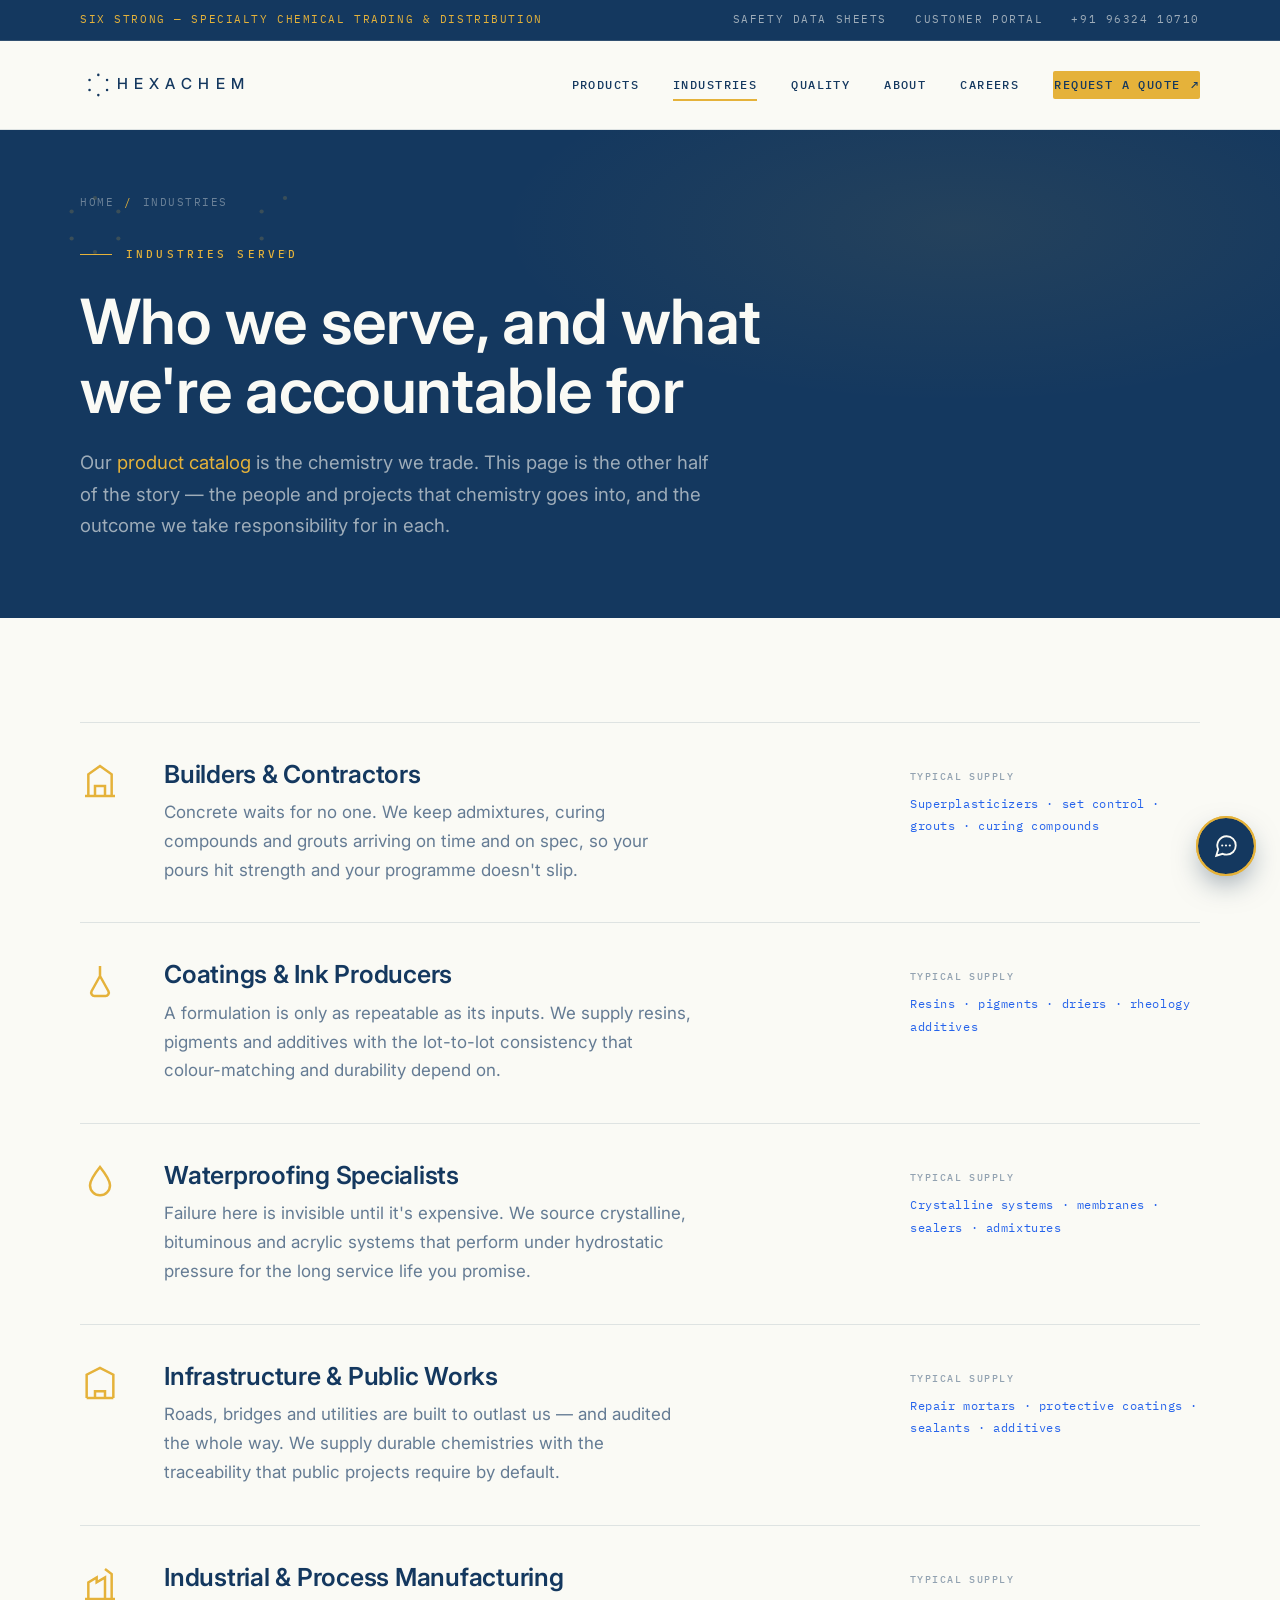
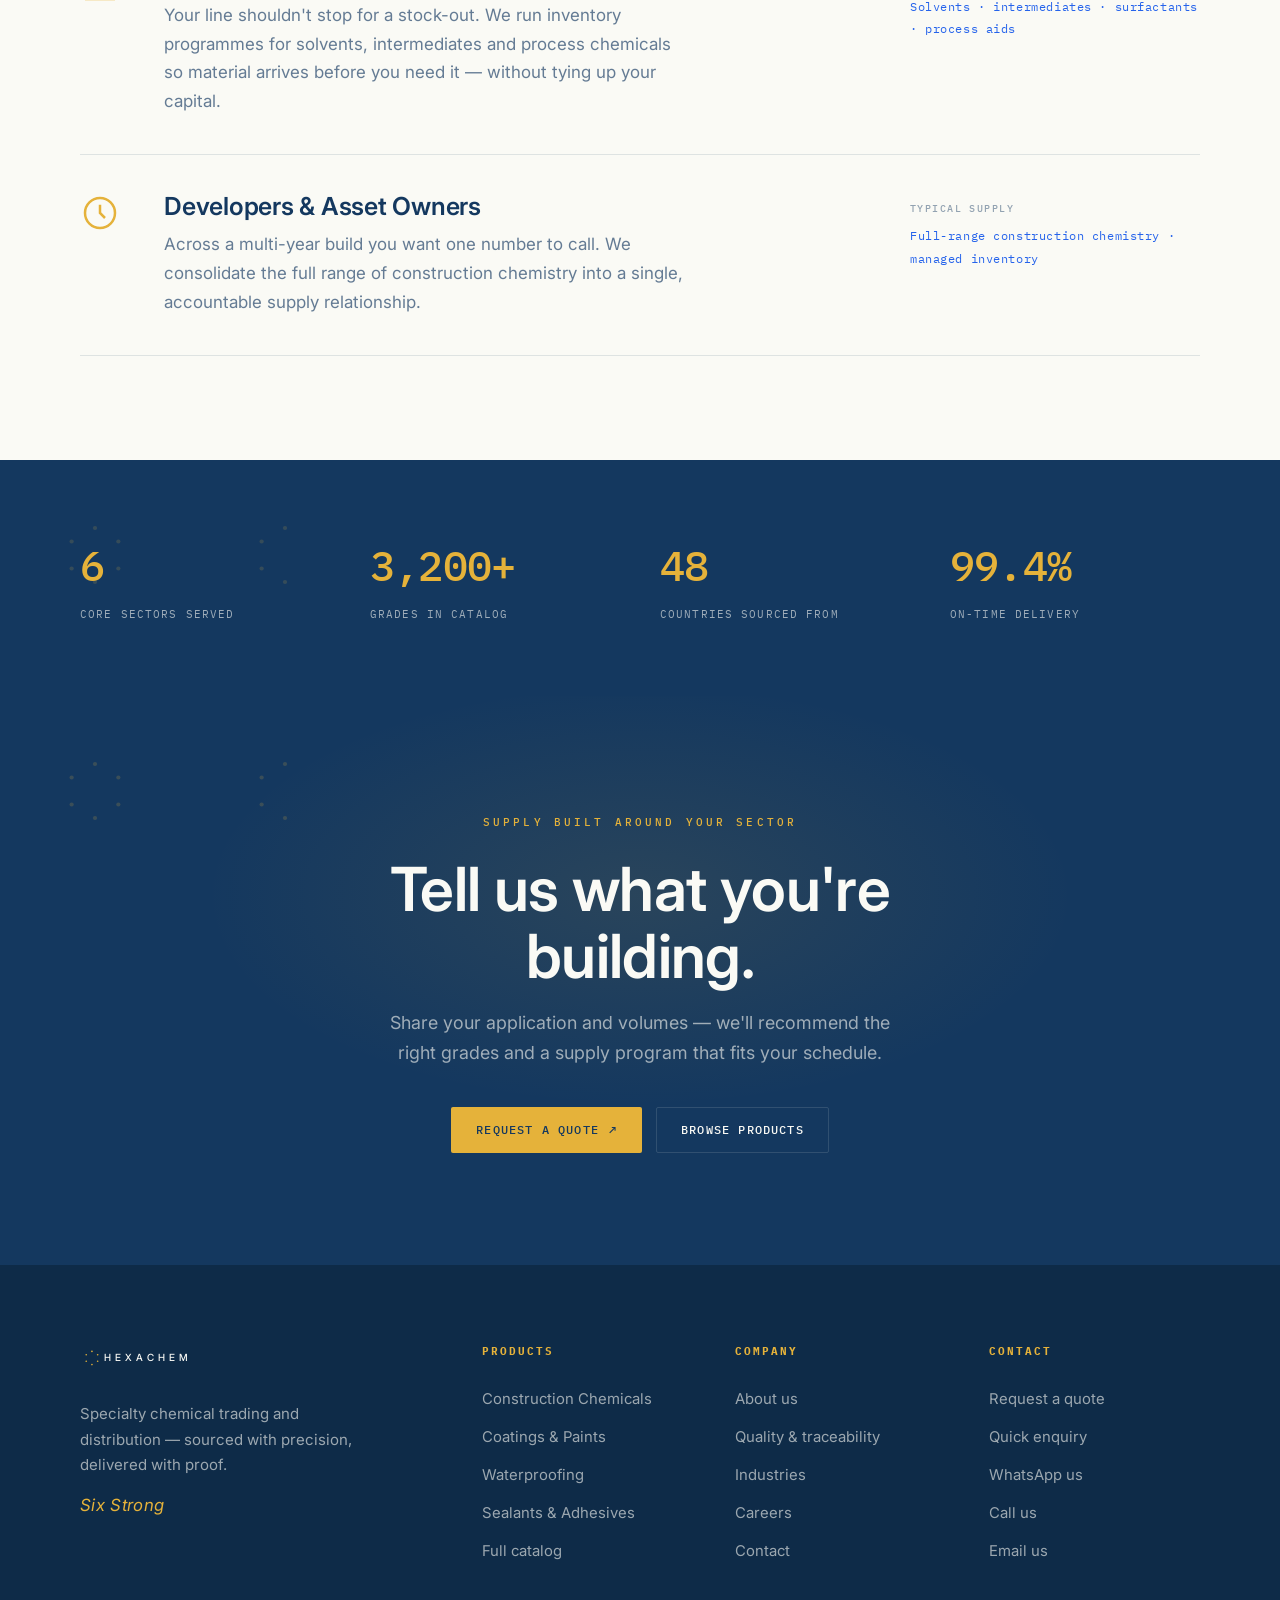
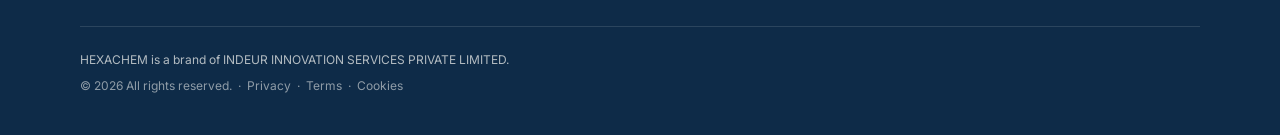
<file: industries.html>
<!DOCTYPE html>
<html lang="en">
<head>
<meta charset="UTF-8">
<meta name="viewport" content="width=device-width, initial-scale=1.0">
<title>Industries — HEXACHEM</title>
<meta name="description" content="Specialty chemistries for construction, coatings, waterproofing, infrastructure, manufacturing and developers.">
<meta property="og:type" content="website">
<meta property="og:site_name" content="HEXACHEM">
<meta property="og:title" content="Industries — HEXACHEM">
<meta property="og:description" content="Specialty chemistries for construction, coatings, waterproofing, infrastructure, manufacturing and developers.">
<meta property="og:image" content="favicon.svg">
<meta name="twitter:card" content="summary_large_image">
<meta name="twitter:site" content="@hexachem">
<meta name="twitter:title" content="Industries — HEXACHEM">
<meta name="twitter:description" content="Specialty chemistries for construction, coatings, waterproofing, infrastructure, manufacturing and developers.">
<meta name="theme-color" content="#14385F">
<link rel="canonical" href="https://hexachem.in/industries.html">
<link rel="icon" type="image/svg+xml" href="favicon.svg">
<link rel="preconnect" href="https://fonts.googleapis.com">
<link rel="preconnect" href="https://fonts.gstatic.com" crossorigin>
<link href="https://fonts.googleapis.com/css2?family=Inter:ital,wght@0,300;0,400;0,500;0,600;0,700;1,400;1,500&family=IBM+Plex+Mono:wght@400;500&display=swap" rel="stylesheet">
<link rel="stylesheet" href="styles.css">
</head>
<body>
<svg width="0" height="0" style="position:absolute" aria-hidden="true"><defs>
  <pattern id="constel" width="190" height="190" patternUnits="userSpaceOnUse">
    <circle cx="95" cy="68" r="2.1" fill="#E5B23A"/>
    <circle cx="118.36" cy="81.5" r="2.1" fill="#E5B23A"/>
    <circle cx="118.36" cy="108.5" r="2.1" fill="#E5B23A"/>
    <circle cx="95" cy="122" r="2.1" fill="#E5B23A"/>
    <circle cx="71.64" cy="108.5" r="2.1" fill="#E5B23A"/>
    <circle cx="71.64" cy="81.5" r="2.1" fill="#E5B23A"/>
  </pattern>
</defs></svg>

<div class="topbar"><div class="wrap">
  <span class="tag">Six Strong — Specialty Chemical Trading &amp; Distribution</span>
  <div class="links">
    <a href="quality.html">Safety Data Sheets</a>
    <a href="contact.html">Customer Portal</a>
    <a id="barTel" href="contact.html"><span id="barPhone">+91 00000 00000</span></a>
  </div>
</div></div>

<nav><div class="wrap">
  <a href="index.html" aria-label="HEXACHEM home">
    <svg class="lockup" viewBox="0 0 391 100" xmlns="http://www.w3.org/2000/svg">
      <circle cx="39.8026" cy="28" r="2.75" fill="#14385F"/>
      <circle cx="58.8551" cy="39" r="2.75" fill="#14385F"/>
      <circle cx="58.8551" cy="61" r="2.75" fill="#14385F"/>
      <circle cx="39.8026" cy="72" r="2.75" fill="#14385F"/>
      <circle cx="20.75" cy="61" r="2.75" fill="#14385F"/>
      <circle cx="20.75" cy="39" r="2.75" fill="#14385F"/>
      <text x="80.66" y="50" font-family="Inter,sans-serif" font-weight="500" font-size="33" letter-spacing="13.2" fill="#14385F" dominant-baseline="middle">HEXACHEM</text>
    </svg>
  </a>
  <div class="navlinks" id="navlinks">
    <a href="products.html">Products</a>
    <a href="industries.html" class="active">Industries</a>
    <a href="quality.html">Quality</a>
    <a href="about.html">About</a>
    <a href="careers.html">Careers</a>
    <a class="btn btn-gold" href="contact.html">Request a quote <span class="arr">↗</span></a>
  </div>
  <button class="burger" id="burger" aria-label="Menu"><span></span><span></span><span></span></button>
</div></nav>

<header class="phero">
  <svg class="field" preserveAspectRatio="xMidYMid slice" xmlns="http://www.w3.org/2000/svg"><rect width="100%" height="100%" fill="url(#constel)" opacity=".18"/></svg>
  <div class="wrap">
    <div class="crumb"><a href="index.html">Home</a><span class="sep">/</span>Industries</div>
    <span class="eyebrow label">Industries served</span>
    <h1>Who we serve, and what we're accountable for</h1>
    <p class="psub">Our <a href="products.html" style="color:var(--gold)">product catalog</a> is the chemistry we trade. This page is the other half of the story — the people and projects that chemistry goes into, and the outcome we take responsibility for in each.</p>
  </div>
</header>

<section class="sec">
  <div class="wrap">
    <div class="sectors reveal">
      <div class="sector">
        <svg class="si" viewBox="0 0 24 24" fill="none" stroke="currentColor" stroke-width="1.5"><path d="M3 21h18M5 21V8l7-5 7 5v13M9 21v-6h6v6"/></svg>
        <div class="sbody"><h3>Builders &amp; Contractors</h3><p class="out">Concrete waits for no one. We keep admixtures, curing compounds and grouts arriving on time and on spec, so your pours hit strength and your programme doesn't slip.</p></div>
        <div class="sup"><b>Typical supply</b>Superplasticizers · set control · grouts · curing compounds</div>
      </div>
      <div class="sector">
        <svg class="si" viewBox="0 0 24 24" fill="none" stroke="currentColor" stroke-width="1.5"><path d="M12 3v6m0 0-5 9a2 2 0 0 0 2 3h6a2 2 0 0 0 2-3l-5-9Z"/></svg>
        <div class="sbody"><h3>Coatings &amp; Ink Producers</h3><p class="out">A formulation is only as repeatable as its inputs. We supply resins, pigments and additives with the lot-to-lot consistency that colour-matching and durability depend on.</p></div>
        <div class="sup"><b>Typical supply</b>Resins · pigments · driers · rheology additives</div>
      </div>
      <div class="sector">
        <svg class="si" viewBox="0 0 24 24" fill="none" stroke="currentColor" stroke-width="1.5"><path d="M12 3c4 5 6 8 6 11a6 6 0 0 1-12 0c0-3 2-6 6-11Z"/></svg>
        <div class="sbody"><h3>Waterproofing Specialists</h3><p class="out">Failure here is invisible until it's expensive. We source crystalline, bituminous and acrylic systems that perform under hydrostatic pressure for the long service life you promise.</p></div>
        <div class="sup"><b>Typical supply</b>Crystalline systems · membranes · sealers · admixtures</div>
      </div>
      <div class="sector">
        <svg class="si" viewBox="0 0 24 24" fill="none" stroke="currentColor" stroke-width="1.5"><path d="M4 21V7l8-4 8 4v14M4 21h16M9 21v-4h6v4M8 11h.01M16 11h.01"/></svg>
        <div class="sbody"><h3>Infrastructure &amp; Public Works</h3><p class="out">Roads, bridges and utilities are built to outlast us — and audited the whole way. We supply durable chemistries with the traceability that public projects require by default.</p></div>
        <div class="sup"><b>Typical supply</b>Repair mortars · protective coatings · sealants · additives</div>
      </div>
      <div class="sector">
        <svg class="si" viewBox="0 0 24 24" fill="none" stroke="currentColor" stroke-width="1.5"><path d="M3 21h18M5 21V11l5-3v3l5-3v13M19 21V6l-4-3"/></svg>
        <div class="sbody"><h3>Industrial &amp; Process Manufacturing</h3><p class="out">Your line shouldn't stop for a stock-out. We run inventory programmes for solvents, intermediates and process chemicals so material arrives before you need it — without tying up your capital.</p></div>
        <div class="sup"><b>Typical supply</b>Solvents · intermediates · surfactants · process aids</div>
      </div>
      <div class="sector">
        <svg class="si" viewBox="0 0 24 24" fill="none" stroke="currentColor" stroke-width="1.5"><circle cx="12" cy="12" r="9"/><path d="M12 7v5l3 3"/></svg>
        <div class="sbody"><h3>Developers &amp; Asset Owners</h3><p class="out">Across a multi-year build you want one number to call. We consolidate the full range of construction chemistry into a single, accountable supply relationship.</p></div>
        <div class="sup"><b>Typical supply</b>Full-range construction chemistry · managed inventory</div>
      </div>
    </div>
  </div>
</section>

<section class="statband">
  <svg class="field" preserveAspectRatio="xMidYMid slice" xmlns="http://www.w3.org/2000/svg"><rect width="100%" height="100%" fill="url(#constel)" opacity=".16"/></svg>
  <div class="wrap">
    <div class="st"><div class="n">6</div><div class="l">Core sectors served</div></div>
    <div class="st"><div class="n">3,200+</div><div class="l">Grades in catalog</div></div>
    <div class="st"><div class="n">48</div><div class="l">Countries sourced from</div></div>
    <div class="st"><div class="n">99.4%</div><div class="l">On-time delivery</div></div>
  </div>
</section>

<section class="cta">
  <svg class="field" preserveAspectRatio="xMidYMid slice" xmlns="http://www.w3.org/2000/svg"><rect width="100%" height="100%" fill="url(#constel)" opacity=".18"/></svg>
  <div class="wrap reveal">
    <span class="label">Supply built around your sector</span>
    <h2>Tell us what you're building.</h2>
    <p>Share your application and volumes — we'll recommend the right grades and a supply program that fits your schedule.</p>
    <div class="cta-row"><a class="btn btn-gold" href="contact.html">Request a quote <span class="arr">↗</span></a><a class="btn btn-line" href="products.html">Browse products</a></div>
  </div>
</section>

<footer>
  <div class="wrap">
    <div class="foot-grid">
      <div class="foot-brand">
        <svg class="flock" viewBox="0 0 391 100" xmlns="http://www.w3.org/2000/svg">
          <circle cx="39.8026" cy="28" r="2.75" fill="#E5B23A"/>
          <circle cx="58.8551" cy="39" r="2.75" fill="#E5B23A"/>
          <circle cx="58.8551" cy="61" r="2.75" fill="#E5B23A"/>
          <circle cx="39.8026" cy="72" r="2.75" fill="#E5B23A"/>
          <circle cx="20.75" cy="61" r="2.75" fill="#E5B23A"/>
          <circle cx="20.75" cy="39" r="2.75" fill="#E5B23A"/>
          <text x="80.66" y="50" font-family="Inter,sans-serif" font-weight="500" font-size="33" letter-spacing="13.2" fill="#FAFAF5" dominant-baseline="middle">HEXACHEM</text>
        </svg>
        <p>Specialty chemical trading and distribution — sourced with precision, delivered with proof.</p>
        <div class="ss"><span class="six-strong">Six Strong</span></div>
      </div>
      <div class="fcol"><h5>Products</h5>
        <a href="products.html">Construction Chemicals</a><a href="products.html">Coatings &amp; Paints</a><a href="products.html">Waterproofing</a><a href="products.html">Sealants &amp; Adhesives</a><a href="products.html">Full catalog</a></div>
      <div class="fcol"><h5>Company</h5>
        <a href="about.html">About us</a><a href="quality.html">Quality &amp; traceability</a><a href="industries.html">Industries</a><a href="careers.html">Careers</a><a href="contact.html">Contact</a></div>
      <div class="fcol"><h5>Contact</h5>
        <a href="contact.html">Request a quote</a><a href="#" data-enquire>Quick enquiry</a><a id="fWa" target="_blank" rel="noopener">WhatsApp us</a><a id="fTel">Call us</a><a id="fMail">Email us</a></div>
    </div>
    <div class="footer-legal">
      <p class="footer-legal-primary">HEXACHEM is a brand of <span data-legal="name">INDEUR INNOVATION SERVICES PRIVATE LIMITED</span>.</p>
      <p class="footer-legal-copy">© 2026 All rights reserved.&nbsp;&nbsp;·&nbsp;&nbsp;<a href="privacy.html">Privacy</a>&nbsp;&nbsp;·&nbsp;&nbsp;<a href="terms.html">Terms</a>&nbsp;&nbsp;·&nbsp;&nbsp;<a href="cookies.html">Cookies</a></p>
    </div>
  </div>
</footer>

<!-- ===== floating live-contact widget ===== -->
<div class="fab-wrap" id="fabWrap">
  <div class="fab-menu">
    <a class="fab-item wa" id="waItem" target="_blank" rel="noopener"><span class="lbl">WhatsApp</span><span class="ico"><svg viewBox="0 0 24 24" fill="currentColor"><path d="M12.04 2C6.58 2 2.13 6.45 2.13 11.91c0 1.75.46 3.45 1.32 4.95L2 22l5.25-1.38a9.9 9.9 0 0 0 4.79 1.21h.01c5.46 0 9.91-4.45 9.91-9.91 0-2.65-1.03-5.14-2.9-7.01A9.82 9.82 0 0 0 12.04 2Zm0 18.15h-.01a8.2 8.2 0 0 1-4.18-1.15l-.3-.18-3.11.82.83-3.04-.2-.31a8.18 8.18 0 0 1-1.26-4.36c0-4.54 3.7-8.23 8.24-8.23 2.2 0 4.27.86 5.82 2.42a8.18 8.18 0 0 1 2.41 5.82c0 4.54-3.69 8.24-8.24 8.24Zm4.52-6.16c-.25-.12-1.47-.72-1.69-.81-.23-.08-.39-.12-.56.13-.16.25-.64.81-.79.97-.14.17-.29.19-.54.06-.25-.12-1.05-.39-1.99-1.23-.74-.66-1.23-1.47-1.38-1.72-.14-.25-.01-.38.11-.51.11-.11.25-.29.37-.43.13-.14.17-.25.25-.41.08-.17.04-.31-.02-.43-.06-.12-.56-1.34-.76-1.84-.2-.48-.41-.42-.56-.43h-.48c-.17 0-.43.06-.66.31-.22.25-.86.85-.86 2.07 0 1.22.89 2.4 1.01 2.56.12.17 1.75 2.67 4.23 3.74.59.26 1.05.41 1.41.52.59.19 1.13.16 1.56.1.48-.07 1.47-.6 1.68-1.18.21-.58.21-1.07.14-1.18-.06-.11-.22-.17-.47-.29Z"/></svg></span></a>
    <a class="fab-item" id="telItem"><span class="lbl">Call</span><span class="ico"><svg viewBox="0 0 24 24" fill="none" stroke="currentColor" stroke-width="1.6"><path d="M22 16.9v3a2 2 0 0 1-2.2 2 19.8 19.8 0 0 1-8.6-3.1 19.5 19.5 0 0 1-6-6A19.8 19.8 0 0 1 2.1 4.2 2 2 0 0 1 4.1 2h3a2 2 0 0 1 2 1.7c.1.9.4 1.8.7 2.7a2 2 0 0 1-.5 2.1L8.1 9.8a16 16 0 0 0 6 6l1.3-1.3a2 2 0 0 1 2.1-.5c.9.3 1.8.6 2.7.7a2 2 0 0 1 1.7 2.1Z"/></svg></span></a>
    <a class="fab-item" id="mailItem"><span class="lbl">Email</span><span class="ico"><svg viewBox="0 0 24 24" fill="none" stroke="currentColor" stroke-width="1.6"><rect x="3" y="5" width="18" height="14" rx="2"/><path d="m3 7 9 6 9-6"/></svg></span></a>
    <a class="fab-item" href="#" data-enquire><span class="lbl">Quick enquiry</span><span class="ico"><svg viewBox="0 0 24 24" fill="none" stroke="currentColor" stroke-width="1.6"><path d="M21 15a2 2 0 0 1-2 2H7l-4 4V5a2 2 0 0 1 2-2h14a2 2 0 0 1 2 2Z"/></svg></span></a>
  </div>
  <button class="fab" id="fabBtn" aria-label="Contact options">
    <span class="fab-pulse"></span>
    <svg viewBox="0 0 24 24" fill="none" stroke="currentColor" stroke-width="1.7"><path d="M21 11.5a8.4 8.4 0 0 1-8.5 8.5 8.5 8.5 0 0 1-3.6-.8L3 21l1.8-5.9A8.5 8.5 0 0 1 12.5 3 8.4 8.4 0 0 1 21 11.5Z"/><circle cx="8.5" cy="11.5" r="1" fill="currentColor" stroke="none"/><circle cx="12" cy="11.5" r="1" fill="currentColor" stroke="none"/><circle cx="15.5" cy="11.5" r="1" fill="currentColor" stroke="none"/></svg>
  </button>
</div>

<!-- ===== quick enquiry modal ===== -->
<div class="moverlay" id="enqModal">
  <div class="modal">
    <button class="mclose" id="enqClose" aria-label="Close">&times;</button>
    <span class="label">Quick enquiry</span>
    <h3>Send us a message</h3>
    <p class="msub">Fill this in and choose WhatsApp or email — your message arrives pre-filled, ready to send.</p>
    <div class="fld"><label>Name</label><input type="text" id="m_name" placeholder="Your name"></div>
    <div class="fld"><label>Company</label><input type="text" id="m_company" placeholder="Company (optional)"></div>
    <div class="fld"><label>Product / interest</label><input type="text" id="m_topic" placeholder="e.g. Waterproofing membranes, 10× IBC"></div>
    <div class="fld"><label>Message</label><textarea id="m_msg" placeholder="What do you need, and when?"></textarea></div>
    <div class="send-row">
      <a class="btn btn-wa" id="m_wa" target="_blank" rel="noopener">Send via WhatsApp <span class="arr">↗</span></a>
      <a class="btn btn-gold" id="m_mail">Send via Email <span class="arr">↗</span></a>
    </div>
    <p class="alt-send">or text us on <a id="m_sms">SMS</a></p>
  </div>
</div>

<script src="config.js" defer></script>
<script src="content.js" defer></script>
<script src="app.js" defer></script>
</body>
</html>
</file>
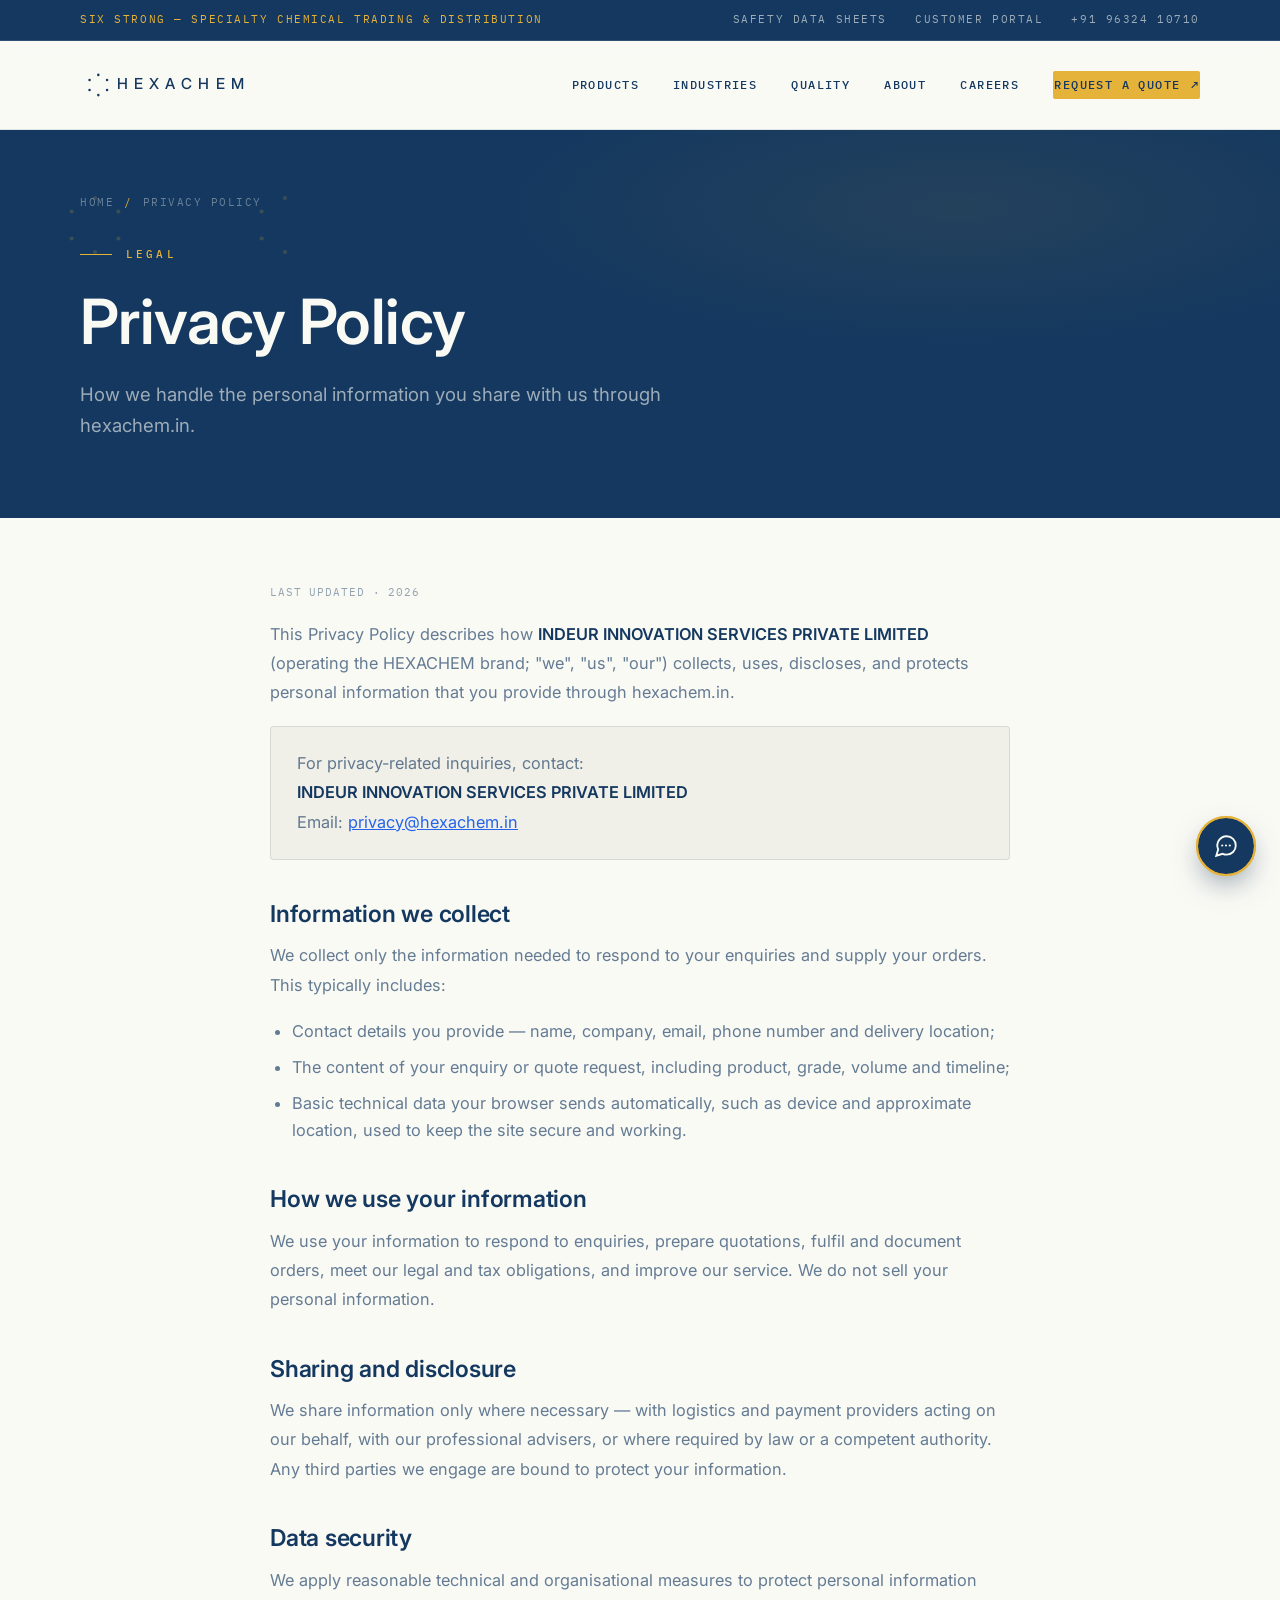
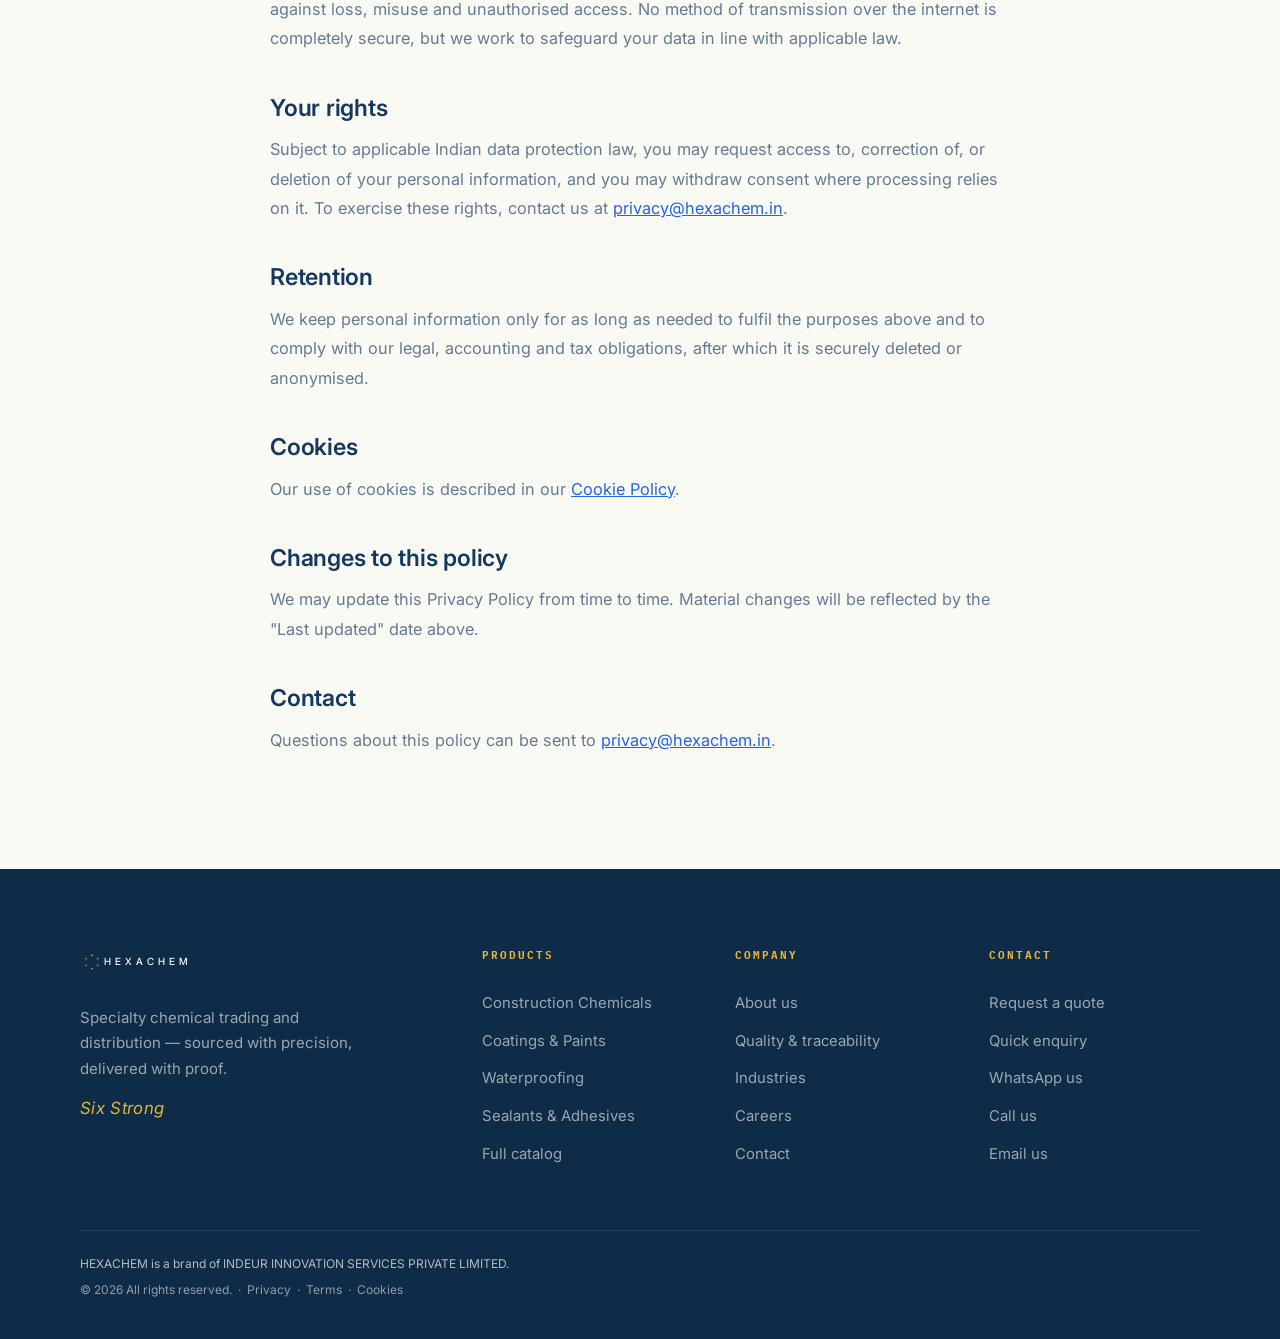
<file: privacy.html>
<!DOCTYPE html>
<html lang="en">
<head>
<meta charset="UTF-8">
<meta name="viewport" content="width=device-width, initial-scale=1.0">
<title>Privacy Policy — HEXACHEM</title>
<meta name="description" content="How HEXACHEM collects, uses and protects personal information provided through hexachem.in.">
<meta property="og:type" content="website">
<meta property="og:site_name" content="HEXACHEM">
<meta property="og:title" content="Privacy Policy — HEXACHEM">
<meta property="og:description" content="How HEXACHEM collects, uses and protects personal information provided through hexachem.in.">
<meta property="og:image" content="favicon.svg">
<meta name="twitter:card" content="summary_large_image">
<meta name="twitter:site" content="@hexachem">
<meta name="twitter:title" content="Privacy Policy — HEXACHEM">
<meta name="twitter:description" content="How HEXACHEM collects, uses and protects personal information provided through hexachem.in.">
<meta name="theme-color" content="#14385F">
<link rel="canonical" href="https://hexachem.in/privacy.html">
<link rel="icon" type="image/svg+xml" href="favicon.svg">
<link rel="preconnect" href="https://fonts.googleapis.com">
<link rel="preconnect" href="https://fonts.gstatic.com" crossorigin>
<link href="https://fonts.googleapis.com/css2?family=Inter:ital,wght@0,300;0,400;0,500;0,600;0,700;1,400;1,500&family=IBM+Plex+Mono:wght@400;500&display=swap" rel="stylesheet">
<link rel="stylesheet" href="styles.css">
</head>
<body>
<svg width="0" height="0" style="position:absolute" aria-hidden="true"><defs>
  <pattern id="constel" width="190" height="190" patternUnits="userSpaceOnUse">
    <circle cx="95" cy="68" r="2.1" fill="#E5B23A"/>
    <circle cx="118.36" cy="81.5" r="2.1" fill="#E5B23A"/>
    <circle cx="118.36" cy="108.5" r="2.1" fill="#E5B23A"/>
    <circle cx="95" cy="122" r="2.1" fill="#E5B23A"/>
    <circle cx="71.64" cy="108.5" r="2.1" fill="#E5B23A"/>
    <circle cx="71.64" cy="81.5" r="2.1" fill="#E5B23A"/>
  </pattern>
</defs></svg>

<div class="topbar"><div class="wrap">
  <span class="tag">Six Strong — Specialty Chemical Trading &amp; Distribution</span>
  <div class="links">
    <a href="quality.html">Safety Data Sheets</a>
    <a href="contact.html">Customer Portal</a>
    <a id="barTel" href="contact.html"><span id="barPhone">+91 00000 00000</span></a>
  </div>
</div></div>

<nav><div class="wrap">
  <a href="index.html" aria-label="HEXACHEM home">
    <svg class="lockup" viewBox="0 0 391 100" xmlns="http://www.w3.org/2000/svg">
      <circle cx="39.8026" cy="28" r="2.75" fill="#14385F"/>
      <circle cx="58.8551" cy="39" r="2.75" fill="#14385F"/>
      <circle cx="58.8551" cy="61" r="2.75" fill="#14385F"/>
      <circle cx="39.8026" cy="72" r="2.75" fill="#14385F"/>
      <circle cx="20.75" cy="61" r="2.75" fill="#14385F"/>
      <circle cx="20.75" cy="39" r="2.75" fill="#14385F"/>
      <text x="80.66" y="50" font-family="Inter,sans-serif" font-weight="500" font-size="33" letter-spacing="13.2" fill="#14385F" dominant-baseline="middle">HEXACHEM</text>
    </svg>
  </a>
  <div class="navlinks" id="navlinks">
    <a href="products.html">Products</a>
    <a href="industries.html">Industries</a>
    <a href="quality.html">Quality</a>
    <a href="about.html">About</a>
    <a href="careers.html">Careers</a>
    <a class="btn btn-gold" href="contact.html">Request a quote <span class="arr">↗</span></a>
  </div>
  <button class="burger" id="burger" aria-label="Menu"><span></span><span></span><span></span></button>
</div></nav>

<header class="phero">
  <svg class="field" preserveAspectRatio="xMidYMid slice" xmlns="http://www.w3.org/2000/svg"><rect width="100%" height="100%" fill="url(#constel)" opacity=".18"/></svg>
  <div class="wrap">
    <div class="crumb"><a href="index.html">Home</a><span class="sep">/</span>Privacy Policy</div>
    <span class="eyebrow label">Legal</span>
    <h1>Privacy Policy</h1>
    <p class="psub">How we handle the personal information you share with us through hexachem.in.</p>
  </div>
</header>

<section class="legal-page">
  <div class="wrap">
    <p class="updated">Last updated · 2026</p>
    <p>This Privacy Policy describes how <strong><span data-legal="name">INDEUR INNOVATION SERVICES PRIVATE LIMITED</span></strong> (operating the HEXACHEM brand; "we", "us", "our") collects, uses, discloses, and protects personal information that you provide through hexachem.in.</p>

    <div class="legal-card">
      <p>For privacy-related inquiries, contact:<br>
      <strong><span data-legal="name">INDEUR INNOVATION SERVICES PRIVATE LIMITED</span></strong><br>
      Email: <a href="mailto:privacy@hexachem.in">privacy@hexachem.in</a></p>
    </div>

    <h2>Information we collect</h2>
    <p>We collect only the information needed to respond to your enquiries and supply your orders. This typically includes:</p>
    <ul>
      <li>Contact details you provide — name, company, email, phone number and delivery location;</li>
      <li>The content of your enquiry or quote request, including product, grade, volume and timeline;</li>
      <li>Basic technical data your browser sends automatically, such as device and approximate location, used to keep the site secure and working.</li>
    </ul>

    <h2>How we use your information</h2>
    <p>We use your information to respond to enquiries, prepare quotations, fulfil and document orders, meet our legal and tax obligations, and improve our service. We do not sell your personal information.</p>

    <h2>Sharing and disclosure</h2>
    <p>We share information only where necessary — with logistics and payment providers acting on our behalf, with our professional advisers, or where required by law or a competent authority. Any third parties we engage are bound to protect your information.</p>

    <h2>Data security</h2>
    <p>We apply reasonable technical and organisational measures to protect personal information against loss, misuse and unauthorised access. No method of transmission over the internet is completely secure, but we work to safeguard your data in line with applicable law.</p>

    <h2>Your rights</h2>
    <p>Subject to applicable Indian data protection law, you may request access to, correction of, or deletion of your personal information, and you may withdraw consent where processing relies on it. To exercise these rights, contact us at <a href="mailto:privacy@hexachem.in">privacy@hexachem.in</a>.</p>

    <h2>Retention</h2>
    <p>We keep personal information only for as long as needed to fulfil the purposes above and to comply with our legal, accounting and tax obligations, after which it is securely deleted or anonymised.</p>

    <h2>Cookies</h2>
    <p>Our use of cookies is described in our <a href="cookies.html">Cookie Policy</a>.</p>

    <h2>Changes to this policy</h2>
    <p>We may update this Privacy Policy from time to time. Material changes will be reflected by the "Last updated" date above.</p>

    <h2>Contact</h2>
    <p>Questions about this policy can be sent to <a href="mailto:privacy@hexachem.in">privacy@hexachem.in</a>.</p>
  </div>
</section>

<footer>
  <div class="wrap">
    <div class="foot-grid">
      <div class="foot-brand">
        <svg class="flock" viewBox="0 0 391 100" xmlns="http://www.w3.org/2000/svg">
          <circle cx="39.8026" cy="28" r="2.75" fill="#E5B23A"/>
          <circle cx="58.8551" cy="39" r="2.75" fill="#E5B23A"/>
          <circle cx="58.8551" cy="61" r="2.75" fill="#E5B23A"/>
          <circle cx="39.8026" cy="72" r="2.75" fill="#E5B23A"/>
          <circle cx="20.75" cy="61" r="2.75" fill="#E5B23A"/>
          <circle cx="20.75" cy="39" r="2.75" fill="#E5B23A"/>
          <text x="80.66" y="50" font-family="Inter,sans-serif" font-weight="500" font-size="33" letter-spacing="13.2" fill="#FAFAF5" dominant-baseline="middle">HEXACHEM</text>
        </svg>
        <p>Specialty chemical trading and distribution — sourced with precision, delivered with proof.</p>
        <div class="ss"><span class="six-strong">Six Strong</span></div>
      </div>
      <div class="fcol"><h5>Products</h5>
        <a href="products.html">Construction Chemicals</a><a href="products.html">Coatings &amp; Paints</a><a href="products.html">Waterproofing</a><a href="products.html">Sealants &amp; Adhesives</a><a href="products.html">Full catalog</a></div>
      <div class="fcol"><h5>Company</h5>
        <a href="about.html">About us</a><a href="quality.html">Quality &amp; traceability</a><a href="industries.html">Industries</a><a href="careers.html">Careers</a><a href="contact.html">Contact</a></div>
      <div class="fcol"><h5>Contact</h5>
        <a href="contact.html">Request a quote</a><a href="#" data-enquire>Quick enquiry</a><a id="fWa" target="_blank" rel="noopener">WhatsApp us</a><a id="fTel">Call us</a><a id="fMail">Email us</a></div>
    </div>
    <div class="footer-legal">
      <p class="footer-legal-primary">HEXACHEM is a brand of <span data-legal="name">INDEUR INNOVATION SERVICES PRIVATE LIMITED</span>.</p>
      <p class="footer-legal-copy">© 2026 All rights reserved.&nbsp;&nbsp;·&nbsp;&nbsp;<a href="privacy.html">Privacy</a>&nbsp;&nbsp;·&nbsp;&nbsp;<a href="terms.html">Terms</a>&nbsp;&nbsp;·&nbsp;&nbsp;<a href="cookies.html">Cookies</a></p>
    </div>
  </div>
</footer>

<!-- ===== floating live-contact widget ===== -->
<div class="fab-wrap" id="fabWrap">
  <div class="fab-menu">
    <a class="fab-item wa" id="waItem" target="_blank" rel="noopener"><span class="lbl">WhatsApp</span><span class="ico"><svg viewBox="0 0 24 24" fill="currentColor"><path d="M12.04 2C6.58 2 2.13 6.45 2.13 11.91c0 1.75.46 3.45 1.32 4.95L2 22l5.25-1.38a9.9 9.9 0 0 0 4.79 1.21h.01c5.46 0 9.91-4.45 9.91-9.91 0-2.65-1.03-5.14-2.9-7.01A9.82 9.82 0 0 0 12.04 2Zm0 18.15h-.01a8.2 8.2 0 0 1-4.18-1.15l-.3-.18-3.11.82.83-3.04-.2-.31a8.18 8.18 0 0 1-1.26-4.36c0-4.54 3.7-8.23 8.24-8.23 2.2 0 4.27.86 5.82 2.42a8.18 8.18 0 0 1 2.41 5.82c0 4.54-3.69 8.24-8.24 8.24Zm4.52-6.16c-.25-.12-1.47-.72-1.69-.81-.23-.08-.39-.12-.56.13-.16.25-.64.81-.79.97-.14.17-.29.19-.54.06-.25-.12-1.05-.39-1.99-1.23-.74-.66-1.23-1.47-1.38-1.72-.14-.25-.01-.38.11-.51.11-.11.25-.29.37-.43.13-.14.17-.25.25-.41.08-.17.04-.31-.02-.43-.06-.12-.56-1.34-.76-1.84-.2-.48-.41-.42-.56-.43h-.48c-.17 0-.43.06-.66.31-.22.25-.86.85-.86 2.07 0 1.22.89 2.4 1.01 2.56.12.17 1.75 2.67 4.23 3.74.59.26 1.05.41 1.41.52.59.19 1.13.16 1.56.1.48-.07 1.47-.6 1.68-1.18.21-.58.21-1.07.14-1.18-.06-.11-.22-.17-.47-.29Z"/></svg></span></a>
    <a class="fab-item" id="telItem"><span class="lbl">Call</span><span class="ico"><svg viewBox="0 0 24 24" fill="none" stroke="currentColor" stroke-width="1.6"><path d="M22 16.9v3a2 2 0 0 1-2.2 2 19.8 19.8 0 0 1-8.6-3.1 19.5 19.5 0 0 1-6-6A19.8 19.8 0 0 1 2.1 4.2 2 2 0 0 1 4.1 2h3a2 2 0 0 1 2 1.7c.1.9.4 1.8.7 2.7a2 2 0 0 1-.5 2.1L8.1 9.8a16 16 0 0 0 6 6l1.3-1.3a2 2 0 0 1 2.1-.5c.9.3 1.8.6 2.7.7a2 2 0 0 1 1.7 2.1Z"/></svg></span></a>
    <a class="fab-item" id="mailItem"><span class="lbl">Email</span><span class="ico"><svg viewBox="0 0 24 24" fill="none" stroke="currentColor" stroke-width="1.6"><rect x="3" y="5" width="18" height="14" rx="2"/><path d="m3 7 9 6 9-6"/></svg></span></a>
    <a class="fab-item" href="#" data-enquire><span class="lbl">Quick enquiry</span><span class="ico"><svg viewBox="0 0 24 24" fill="none" stroke="currentColor" stroke-width="1.6"><path d="M21 15a2 2 0 0 1-2 2H7l-4 4V5a2 2 0 0 1 2-2h14a2 2 0 0 1 2 2Z"/></svg></span></a>
  </div>
  <button class="fab" id="fabBtn" aria-label="Contact options">
    <span class="fab-pulse"></span>
    <svg viewBox="0 0 24 24" fill="none" stroke="currentColor" stroke-width="1.7"><path d="M21 11.5a8.4 8.4 0 0 1-8.5 8.5 8.5 8.5 0 0 1-3.6-.8L3 21l1.8-5.9A8.5 8.5 0 0 1 12.5 3 8.4 8.4 0 0 1 21 11.5Z"/><circle cx="8.5" cy="11.5" r="1" fill="currentColor" stroke="none"/><circle cx="12" cy="11.5" r="1" fill="currentColor" stroke="none"/><circle cx="15.5" cy="11.5" r="1" fill="currentColor" stroke="none"/></svg>
  </button>
</div>

<!-- ===== quick enquiry modal ===== -->
<div class="moverlay" id="enqModal">
  <div class="modal">
    <button class="mclose" id="enqClose" aria-label="Close">&times;</button>
    <span class="label">Quick enquiry</span>
    <h3>Send us a message</h3>
    <p class="msub">Fill this in and choose WhatsApp or email — your message arrives pre-filled, ready to send.</p>
    <div class="fld"><label>Name</label><input type="text" id="m_name" placeholder="Your name"></div>
    <div class="fld"><label>Company</label><input type="text" id="m_company" placeholder="Company (optional)"></div>
    <div class="fld"><label>Product / interest</label><input type="text" id="m_topic" placeholder="e.g. Waterproofing membranes, 10× IBC"></div>
    <div class="fld"><label>Message</label><textarea id="m_msg" placeholder="What do you need, and when?"></textarea></div>
    <div class="send-row">
      <a class="btn btn-wa" id="m_wa" target="_blank" rel="noopener">Send via WhatsApp <span class="arr">↗</span></a>
      <a class="btn btn-gold" id="m_mail">Send via Email <span class="arr">↗</span></a>
    </div>
    <p class="alt-send">or text us on <a id="m_sms">SMS</a></p>
  </div>
</div>

<script src="config.js" defer></script>
<script src="content.js" defer></script>
<script src="app.js" defer></script>
</body>
</html>
</file>
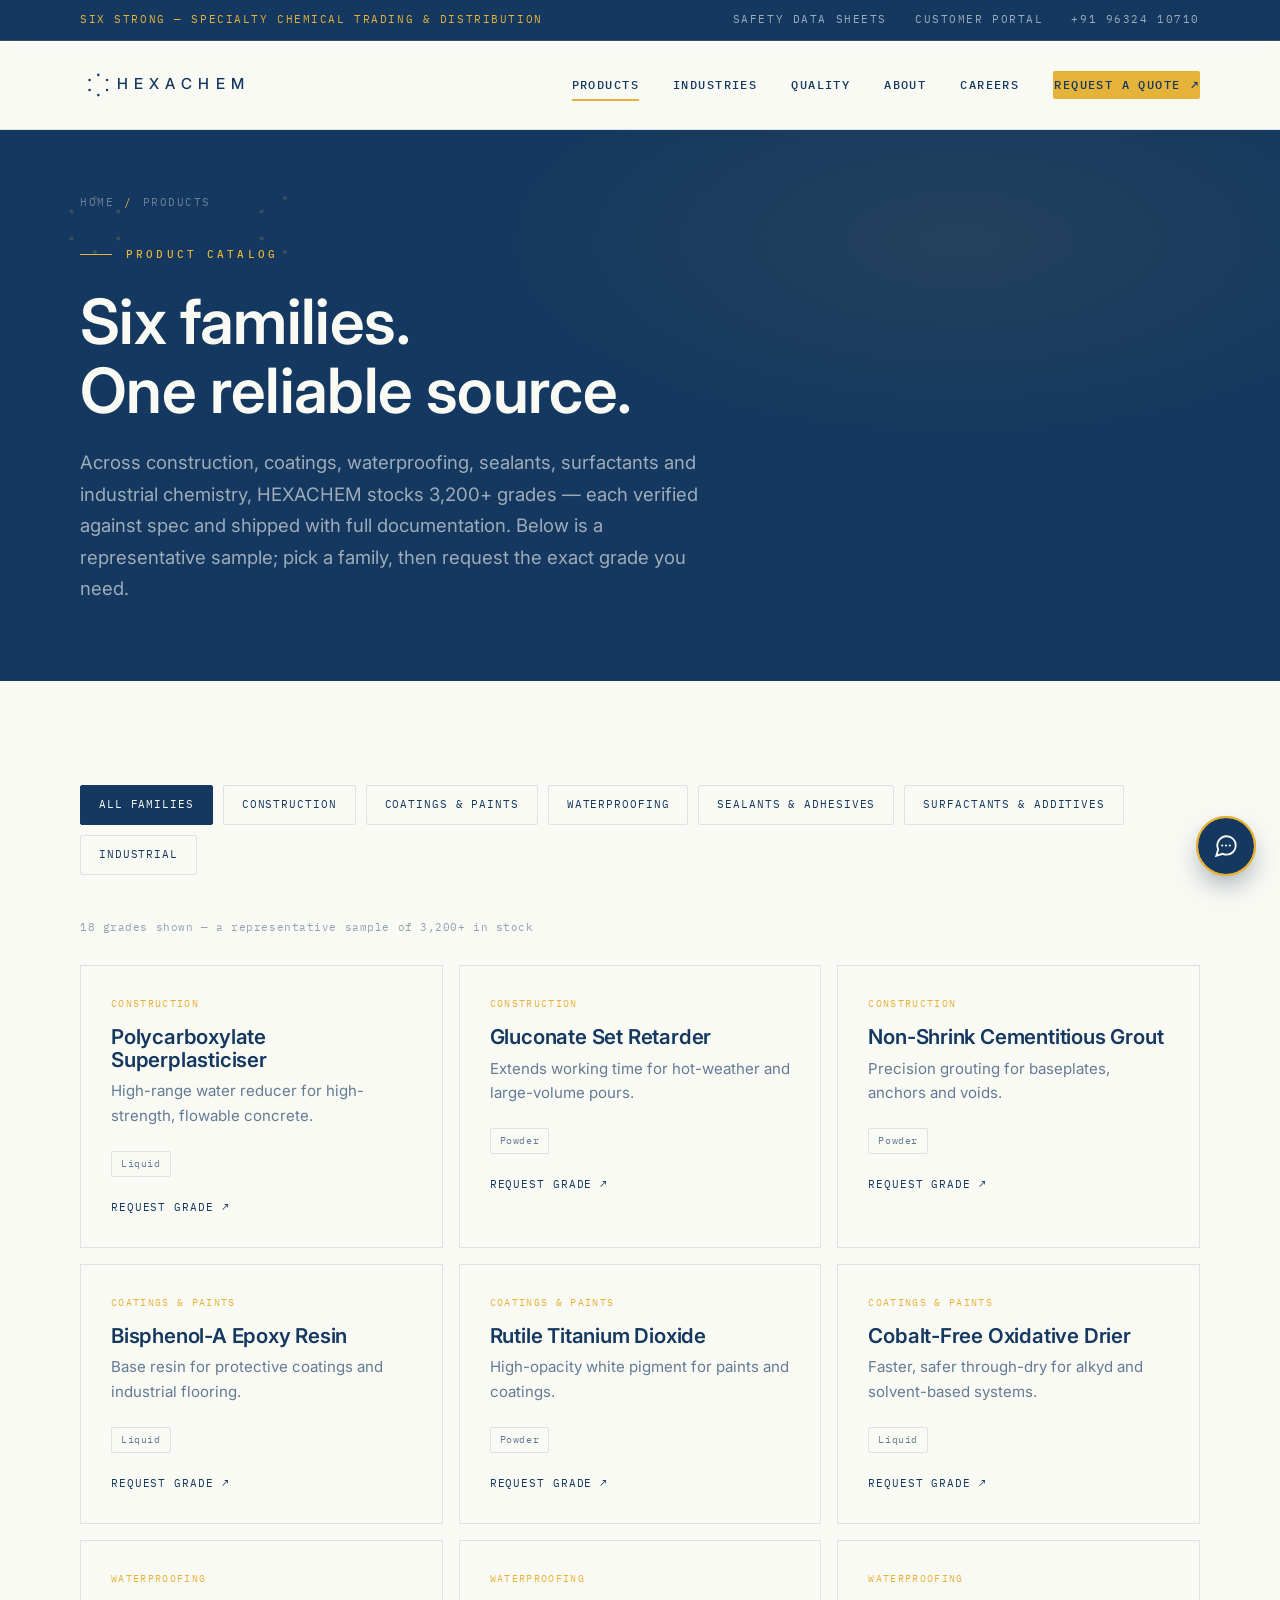
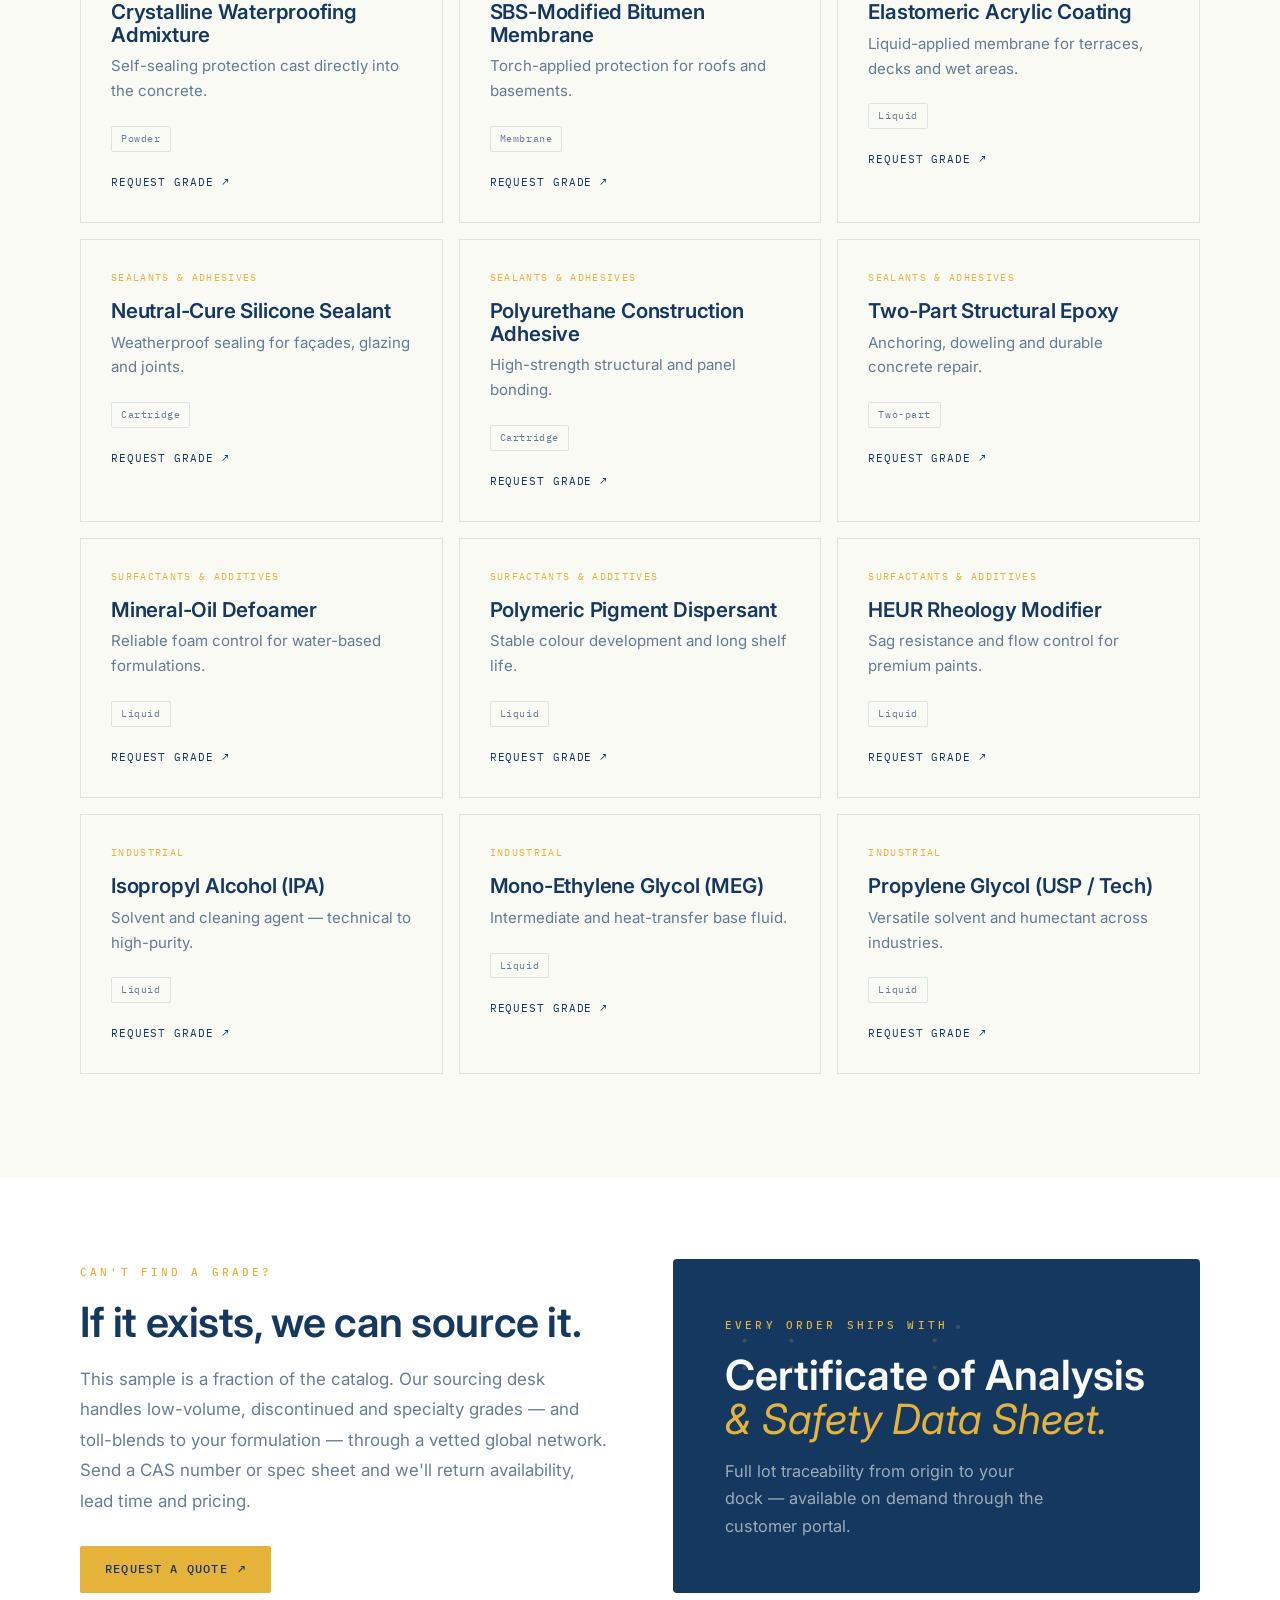
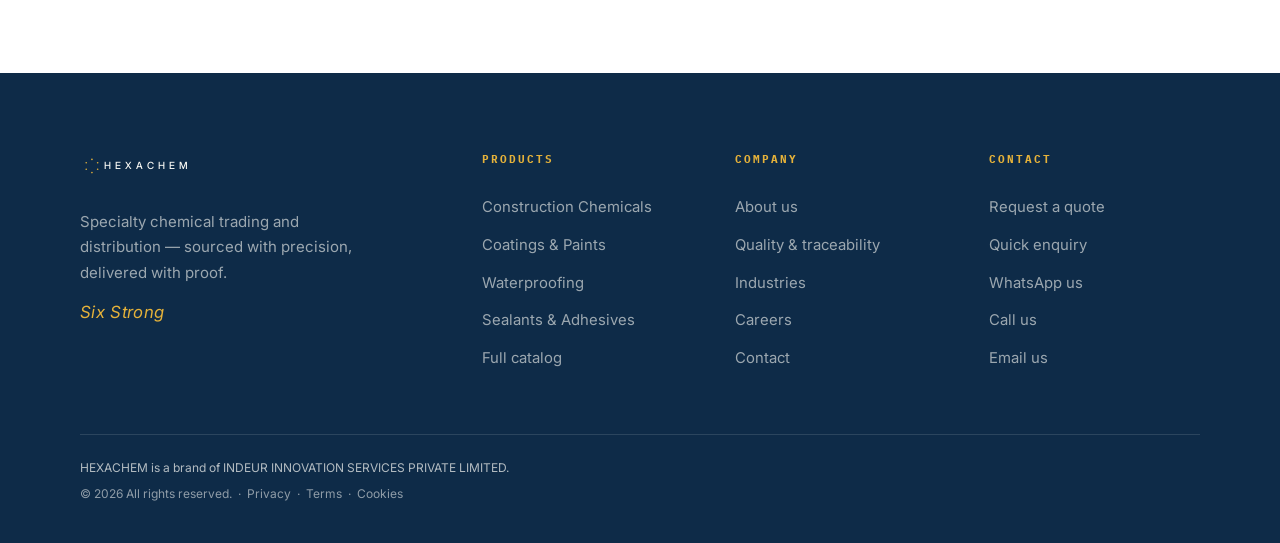
<file: products.html>
<!DOCTYPE html>
<html lang="en">
<head>
<meta charset="UTF-8">
<meta name="viewport" content="width=device-width, initial-scale=1.0">
<title>Products — HEXACHEM</title>
<meta name="description" content="Six families, 3,200+ specialty chemical grades for construction, coatings, waterproofing, adhesives, surfactants and industrial performance.">
<meta property="og:type" content="website">
<meta property="og:site_name" content="HEXACHEM">
<meta property="og:title" content="Products — HEXACHEM">
<meta property="og:description" content="Six families, 3,200+ specialty chemical grades for construction, coatings, waterproofing, adhesives, surfactants and industrial performance.">
<meta property="og:image" content="favicon.svg">
<meta name="twitter:card" content="summary_large_image">
<meta name="twitter:site" content="@hexachem">
<meta name="twitter:title" content="Products — HEXACHEM">
<meta name="twitter:description" content="Six families, 3,200+ specialty chemical grades for construction, coatings, waterproofing, adhesives, surfactants and industrial performance.">
<meta name="theme-color" content="#14385F">
<link rel="canonical" href="https://hexachem.in/products.html">
<link rel="icon" type="image/svg+xml" href="favicon.svg">
<link rel="preconnect" href="https://fonts.googleapis.com">
<link rel="preconnect" href="https://fonts.gstatic.com" crossorigin>
<link href="https://fonts.googleapis.com/css2?family=Inter:ital,wght@0,300;0,400;0,500;0,600;0,700;1,400;1,500&family=IBM+Plex+Mono:wght@400;500&display=swap" rel="stylesheet">
<link rel="stylesheet" href="styles.css">
</head>
<body>
<svg width="0" height="0" style="position:absolute" aria-hidden="true"><defs>
  <pattern id="constel" width="190" height="190" patternUnits="userSpaceOnUse">
    <circle cx="95" cy="68" r="2.1" fill="#E5B23A"/>
    <circle cx="118.36" cy="81.5" r="2.1" fill="#E5B23A"/>
    <circle cx="118.36" cy="108.5" r="2.1" fill="#E5B23A"/>
    <circle cx="95" cy="122" r="2.1" fill="#E5B23A"/>
    <circle cx="71.64" cy="108.5" r="2.1" fill="#E5B23A"/>
    <circle cx="71.64" cy="81.5" r="2.1" fill="#E5B23A"/>
  </pattern>
</defs></svg>

<div class="topbar"><div class="wrap">
  <span class="tag">Six Strong — Specialty Chemical Trading &amp; Distribution</span>
  <div class="links">
    <a href="quality.html">Safety Data Sheets</a>
    <a href="contact.html">Customer Portal</a>
    <a id="barTel" href="contact.html"><span id="barPhone">+91 00000 00000</span></a>
  </div>
</div></div>

<nav><div class="wrap">
  <a href="index.html" aria-label="HEXACHEM home">
    <svg class="lockup" viewBox="0 0 391 100" xmlns="http://www.w3.org/2000/svg">
      <circle cx="39.8026" cy="28" r="2.75" fill="#14385F"/>
      <circle cx="58.8551" cy="39" r="2.75" fill="#14385F"/>
      <circle cx="58.8551" cy="61" r="2.75" fill="#14385F"/>
      <circle cx="39.8026" cy="72" r="2.75" fill="#14385F"/>
      <circle cx="20.75" cy="61" r="2.75" fill="#14385F"/>
      <circle cx="20.75" cy="39" r="2.75" fill="#14385F"/>
      <text x="80.66" y="50" font-family="Inter,sans-serif" font-weight="500" font-size="33" letter-spacing="13.2" fill="#14385F" dominant-baseline="middle">HEXACHEM</text>
    </svg>
  </a>
  <div class="navlinks" id="navlinks">
    <a href="products.html" class="active">Products</a>
    <a href="industries.html">Industries</a>
    <a href="quality.html">Quality</a>
    <a href="about.html">About</a>
    <a href="careers.html">Careers</a>
    <a class="btn btn-gold" href="contact.html">Request a quote <span class="arr">↗</span></a>
  </div>
  <button class="burger" id="burger" aria-label="Menu"><span></span><span></span><span></span></button>
</div></nav>

<header class="phero">
  <svg class="field" preserveAspectRatio="xMidYMid slice" xmlns="http://www.w3.org/2000/svg"><rect width="100%" height="100%" fill="url(#constel)" opacity=".18"/></svg>
  <div class="wrap">
    <div class="crumb"><a href="index.html">Home</a><span class="sep">/</span>Products</div>
    <span class="eyebrow label">Product catalog</span>
    <h1>Six families.<br>One reliable source.</h1>
    <p class="psub">Across construction, coatings, waterproofing, sealants, surfactants and industrial chemistry, HEXACHEM stocks 3,200+ grades — each verified against spec and shipped with full documentation. Below is a representative sample; pick a family, then request the exact grade you need.</p>
  </div>
</header>

<section class="sec">
  <div class="wrap">
    <div class="chips reveal">
      <span class="chip on" data-filter="all">All families</span>
      <span class="chip" data-filter="construction">Construction</span>
      <span class="chip" data-filter="coatings">Coatings &amp; Paints</span>
      <span class="chip" data-filter="waterproofing">Waterproofing</span>
      <span class="chip" data-filter="adhesives">Sealants &amp; Adhesives</span>
      <span class="chip" data-filter="surfactants">Surfactants &amp; Additives</span>
      <span class="chip" data-filter="industrial">Industrial</span>
    </div>
    <p class="cat-count" id="catCount">&nbsp;</p>
    <div class="cat-grid reveal">
      <a class="pcard pitem" data-cat="construction" href="contact.html"><span class="pcat">Construction</span><h3>Polycarboxylate Superplasticiser</h3><p>High-range water reducer for high-strength, flowable concrete.</p><div class="tags"><span class="tag">Liquid</span></div><span class="more">Request grade <span class="arr">↗</span></span></a>
      <a class="pcard pitem" data-cat="construction" href="contact.html"><span class="pcat">Construction</span><h3>Gluconate Set Retarder</h3><p>Extends working time for hot-weather and large-volume pours.</p><div class="tags"><span class="tag">Powder</span></div><span class="more">Request grade <span class="arr">↗</span></span></a>
      <a class="pcard pitem" data-cat="construction" href="contact.html"><span class="pcat">Construction</span><h3>Non-Shrink Cementitious Grout</h3><p>Precision grouting for baseplates, anchors and voids.</p><div class="tags"><span class="tag">Powder</span></div><span class="more">Request grade <span class="arr">↗</span></span></a>

      <a class="pcard pitem" data-cat="coatings" href="contact.html"><span class="pcat">Coatings &amp; Paints</span><h3>Bisphenol-A Epoxy Resin</h3><p>Base resin for protective coatings and industrial flooring.</p><div class="tags"><span class="tag">Liquid</span></div><span class="more">Request grade <span class="arr">↗</span></span></a>
      <a class="pcard pitem" data-cat="coatings" href="contact.html"><span class="pcat">Coatings &amp; Paints</span><h3>Rutile Titanium Dioxide</h3><p>High-opacity white pigment for paints and coatings.</p><div class="tags"><span class="tag">Powder</span></div><span class="more">Request grade <span class="arr">↗</span></span></a>
      <a class="pcard pitem" data-cat="coatings" href="contact.html"><span class="pcat">Coatings &amp; Paints</span><h3>Cobalt-Free Oxidative Drier</h3><p>Faster, safer through-dry for alkyd and solvent-based systems.</p><div class="tags"><span class="tag">Liquid</span></div><span class="more">Request grade <span class="arr">↗</span></span></a>

      <a class="pcard pitem" data-cat="waterproofing" href="contact.html"><span class="pcat">Waterproofing</span><h3>Crystalline Waterproofing Admixture</h3><p>Self-sealing protection cast directly into the concrete.</p><div class="tags"><span class="tag">Powder</span></div><span class="more">Request grade <span class="arr">↗</span></span></a>
      <a class="pcard pitem" data-cat="waterproofing" href="contact.html"><span class="pcat">Waterproofing</span><h3>SBS-Modified Bitumen Membrane</h3><p>Torch-applied protection for roofs and basements.</p><div class="tags"><span class="tag">Membrane</span></div><span class="more">Request grade <span class="arr">↗</span></span></a>
      <a class="pcard pitem" data-cat="waterproofing" href="contact.html"><span class="pcat">Waterproofing</span><h3>Elastomeric Acrylic Coating</h3><p>Liquid-applied membrane for terraces, decks and wet areas.</p><div class="tags"><span class="tag">Liquid</span></div><span class="more">Request grade <span class="arr">↗</span></span></a>

      <a class="pcard pitem" data-cat="adhesives" href="contact.html"><span class="pcat">Sealants &amp; Adhesives</span><h3>Neutral-Cure Silicone Sealant</h3><p>Weatherproof sealing for façades, glazing and joints.</p><div class="tags"><span class="tag">Cartridge</span></div><span class="more">Request grade <span class="arr">↗</span></span></a>
      <a class="pcard pitem" data-cat="adhesives" href="contact.html"><span class="pcat">Sealants &amp; Adhesives</span><h3>Polyurethane Construction Adhesive</h3><p>High-strength structural and panel bonding.</p><div class="tags"><span class="tag">Cartridge</span></div><span class="more">Request grade <span class="arr">↗</span></span></a>
      <a class="pcard pitem" data-cat="adhesives" href="contact.html"><span class="pcat">Sealants &amp; Adhesives</span><h3>Two-Part Structural Epoxy</h3><p>Anchoring, doweling and durable concrete repair.</p><div class="tags"><span class="tag">Two-part</span></div><span class="more">Request grade <span class="arr">↗</span></span></a>

      <a class="pcard pitem" data-cat="surfactants" href="contact.html"><span class="pcat">Surfactants &amp; Additives</span><h3>Mineral-Oil Defoamer</h3><p>Reliable foam control for water-based formulations.</p><div class="tags"><span class="tag">Liquid</span></div><span class="more">Request grade <span class="arr">↗</span></span></a>
      <a class="pcard pitem" data-cat="surfactants" href="contact.html"><span class="pcat">Surfactants &amp; Additives</span><h3>Polymeric Pigment Dispersant</h3><p>Stable colour development and long shelf life.</p><div class="tags"><span class="tag">Liquid</span></div><span class="more">Request grade <span class="arr">↗</span></span></a>
      <a class="pcard pitem" data-cat="surfactants" href="contact.html"><span class="pcat">Surfactants &amp; Additives</span><h3>HEUR Rheology Modifier</h3><p>Sag resistance and flow control for premium paints.</p><div class="tags"><span class="tag">Liquid</span></div><span class="more">Request grade <span class="arr">↗</span></span></a>

      <a class="pcard pitem" data-cat="industrial" href="contact.html"><span class="pcat">Industrial</span><h3>Isopropyl Alcohol (IPA)</h3><p>Solvent and cleaning agent — technical to high-purity.</p><div class="tags"><span class="tag">Liquid</span></div><span class="more">Request grade <span class="arr">↗</span></span></a>
      <a class="pcard pitem" data-cat="industrial" href="contact.html"><span class="pcat">Industrial</span><h3>Mono-Ethylene Glycol (MEG)</h3><p>Intermediate and heat-transfer base fluid.</p><div class="tags"><span class="tag">Liquid</span></div><span class="more">Request grade <span class="arr">↗</span></span></a>
      <a class="pcard pitem" data-cat="industrial" href="contact.html"><span class="pcat">Industrial</span><h3>Propylene Glycol (USP / Tech)</h3><p>Versatile solvent and humectant across industries.</p><div class="tags"><span class="tag">Liquid</span></div><span class="more">Request grade <span class="arr">↗</span></span></a>
    </div>
  </div>
</section>

<section class="sec tight catalog">
  <div class="wrap">
    <div class="split">
      <div class="reveal">
        <span class="label" style="color:var(--gold)">Can't find a grade?</span>
        <h2 style="font-size:clamp(1.8rem,3.6vw,2.6rem);margin-top:16px;font-weight:600">If it exists, we can source it.</h2>
        <p style="color:var(--ink-65);font-size:1.06rem;line-height:1.8;margin-top:18px;max-width:48ch">This sample is a fraction of the catalog. Our sourcing desk handles low-volume, discontinued and specialty grades — and toll-blends to your formulation — through a vetted global network. Send a CAS number or spec sheet and we'll return availability, lead time and pricing.</p>
        <div style="margin-top:30px"><a class="btn btn-gold" href="contact.html">Request a quote <span class="arr">↗</span></a></div>
      </div>
      <div class="q-visual reveal">
        <svg class="field" preserveAspectRatio="xMidYMid slice" xmlns="http://www.w3.org/2000/svg"><rect width="100%" height="100%" fill="url(#constel)" opacity=".2"/></svg>
        <div style="position:relative;z-index:2">
          <span class="label vlabel">Every order ships with</span>
          <div class="big" style="font-size:clamp(1.9rem,4vw,2.6rem)">Certificate of Analysis<br><em>&amp; Safety Data Sheet.</em></div>
          <p class="sub">Full lot traceability from origin to your dock — available on demand through the customer portal.</p>
        </div>
      </div>
    </div>
  </div>
</section>

<footer>
  <div class="wrap">
    <div class="foot-grid">
      <div class="foot-brand">
        <svg class="flock" viewBox="0 0 391 100" xmlns="http://www.w3.org/2000/svg">
          <circle cx="39.8026" cy="28" r="2.75" fill="#E5B23A"/>
          <circle cx="58.8551" cy="39" r="2.75" fill="#E5B23A"/>
          <circle cx="58.8551" cy="61" r="2.75" fill="#E5B23A"/>
          <circle cx="39.8026" cy="72" r="2.75" fill="#E5B23A"/>
          <circle cx="20.75" cy="61" r="2.75" fill="#E5B23A"/>
          <circle cx="20.75" cy="39" r="2.75" fill="#E5B23A"/>
          <text x="80.66" y="50" font-family="Inter,sans-serif" font-weight="500" font-size="33" letter-spacing="13.2" fill="#FAFAF5" dominant-baseline="middle">HEXACHEM</text>
        </svg>
        <p>Specialty chemical trading and distribution — sourced with precision, delivered with proof.</p>
        <div class="ss"><span class="six-strong">Six Strong</span></div>
      </div>
      <div class="fcol"><h5>Products</h5>
        <a href="products.html">Construction Chemicals</a><a href="products.html">Coatings &amp; Paints</a><a href="products.html">Waterproofing</a><a href="products.html">Sealants &amp; Adhesives</a><a href="products.html">Full catalog</a></div>
      <div class="fcol"><h5>Company</h5>
        <a href="about.html">About us</a><a href="quality.html">Quality &amp; traceability</a><a href="industries.html">Industries</a><a href="careers.html">Careers</a><a href="contact.html">Contact</a></div>
      <div class="fcol"><h5>Contact</h5>
        <a href="contact.html">Request a quote</a><a href="#" data-enquire>Quick enquiry</a><a id="fWa" target="_blank" rel="noopener">WhatsApp us</a><a id="fTel">Call us</a><a id="fMail">Email us</a></div>
    </div>
    <div class="footer-legal">
      <p class="footer-legal-primary">HEXACHEM is a brand of <span data-legal="name">INDEUR INNOVATION SERVICES PRIVATE LIMITED</span>.</p>
      <p class="footer-legal-copy">© 2026 All rights reserved.&nbsp;&nbsp;·&nbsp;&nbsp;<a href="privacy.html">Privacy</a>&nbsp;&nbsp;·&nbsp;&nbsp;<a href="terms.html">Terms</a>&nbsp;&nbsp;·&nbsp;&nbsp;<a href="cookies.html">Cookies</a></p>
    </div>
  </div>
</footer>

<!-- ===== floating live-contact widget ===== -->
<div class="fab-wrap" id="fabWrap">
  <div class="fab-menu">
    <a class="fab-item wa" id="waItem" target="_blank" rel="noopener"><span class="lbl">WhatsApp</span><span class="ico"><svg viewBox="0 0 24 24" fill="currentColor"><path d="M12.04 2C6.58 2 2.13 6.45 2.13 11.91c0 1.75.46 3.45 1.32 4.95L2 22l5.25-1.38a9.9 9.9 0 0 0 4.79 1.21h.01c5.46 0 9.91-4.45 9.91-9.91 0-2.65-1.03-5.14-2.9-7.01A9.82 9.82 0 0 0 12.04 2Zm0 18.15h-.01a8.2 8.2 0 0 1-4.18-1.15l-.3-.18-3.11.82.83-3.04-.2-.31a8.18 8.18 0 0 1-1.26-4.36c0-4.54 3.7-8.23 8.24-8.23 2.2 0 4.27.86 5.82 2.42a8.18 8.18 0 0 1 2.41 5.82c0 4.54-3.69 8.24-8.24 8.24Zm4.52-6.16c-.25-.12-1.47-.72-1.69-.81-.23-.08-.39-.12-.56.13-.16.25-.64.81-.79.97-.14.17-.29.19-.54.06-.25-.12-1.05-.39-1.99-1.23-.74-.66-1.23-1.47-1.38-1.72-.14-.25-.01-.38.11-.51.11-.11.25-.29.37-.43.13-.14.17-.25.25-.41.08-.17.04-.31-.02-.43-.06-.12-.56-1.34-.76-1.84-.2-.48-.41-.42-.56-.43h-.48c-.17 0-.43.06-.66.31-.22.25-.86.85-.86 2.07 0 1.22.89 2.4 1.01 2.56.12.17 1.75 2.67 4.23 3.74.59.26 1.05.41 1.41.52.59.19 1.13.16 1.56.1.48-.07 1.47-.6 1.68-1.18.21-.58.21-1.07.14-1.18-.06-.11-.22-.17-.47-.29Z"/></svg></span></a>
    <a class="fab-item" id="telItem"><span class="lbl">Call</span><span class="ico"><svg viewBox="0 0 24 24" fill="none" stroke="currentColor" stroke-width="1.6"><path d="M22 16.9v3a2 2 0 0 1-2.2 2 19.8 19.8 0 0 1-8.6-3.1 19.5 19.5 0 0 1-6-6A19.8 19.8 0 0 1 2.1 4.2 2 2 0 0 1 4.1 2h3a2 2 0 0 1 2 1.7c.1.9.4 1.8.7 2.7a2 2 0 0 1-.5 2.1L8.1 9.8a16 16 0 0 0 6 6l1.3-1.3a2 2 0 0 1 2.1-.5c.9.3 1.8.6 2.7.7a2 2 0 0 1 1.7 2.1Z"/></svg></span></a>
    <a class="fab-item" id="mailItem"><span class="lbl">Email</span><span class="ico"><svg viewBox="0 0 24 24" fill="none" stroke="currentColor" stroke-width="1.6"><rect x="3" y="5" width="18" height="14" rx="2"/><path d="m3 7 9 6 9-6"/></svg></span></a>
    <a class="fab-item" href="#" data-enquire><span class="lbl">Quick enquiry</span><span class="ico"><svg viewBox="0 0 24 24" fill="none" stroke="currentColor" stroke-width="1.6"><path d="M21 15a2 2 0 0 1-2 2H7l-4 4V5a2 2 0 0 1 2-2h14a2 2 0 0 1 2 2Z"/></svg></span></a>
  </div>
  <button class="fab" id="fabBtn" aria-label="Contact options">
    <span class="fab-pulse"></span>
    <svg viewBox="0 0 24 24" fill="none" stroke="currentColor" stroke-width="1.7"><path d="M21 11.5a8.4 8.4 0 0 1-8.5 8.5 8.5 8.5 0 0 1-3.6-.8L3 21l1.8-5.9A8.5 8.5 0 0 1 12.5 3 8.4 8.4 0 0 1 21 11.5Z"/><circle cx="8.5" cy="11.5" r="1" fill="currentColor" stroke="none"/><circle cx="12" cy="11.5" r="1" fill="currentColor" stroke="none"/><circle cx="15.5" cy="11.5" r="1" fill="currentColor" stroke="none"/></svg>
  </button>
</div>

<!-- ===== quick enquiry modal ===== -->
<div class="moverlay" id="enqModal">
  <div class="modal">
    <button class="mclose" id="enqClose" aria-label="Close">&times;</button>
    <span class="label">Quick enquiry</span>
    <h3>Send us a message</h3>
    <p class="msub">Fill this in and choose WhatsApp or email — your message arrives pre-filled, ready to send.</p>
    <div class="fld"><label>Name</label><input type="text" id="m_name" placeholder="Your name"></div>
    <div class="fld"><label>Company</label><input type="text" id="m_company" placeholder="Company (optional)"></div>
    <div class="fld"><label>Product / interest</label><input type="text" id="m_topic" placeholder="e.g. Waterproofing membranes, 10× IBC"></div>
    <div class="fld"><label>Message</label><textarea id="m_msg" placeholder="What do you need, and when?"></textarea></div>
    <div class="send-row">
      <a class="btn btn-wa" id="m_wa" target="_blank" rel="noopener">Send via WhatsApp <span class="arr">↗</span></a>
      <a class="btn btn-gold" id="m_mail">Send via Email <span class="arr">↗</span></a>
    </div>
    <p class="alt-send">or text us on <a id="m_sms">SMS</a></p>
  </div>
</div>

<script src="config.js" defer></script>
<script src="content.js" defer></script>
<script src="app.js" defer></script>
</body>
</html>
</file>
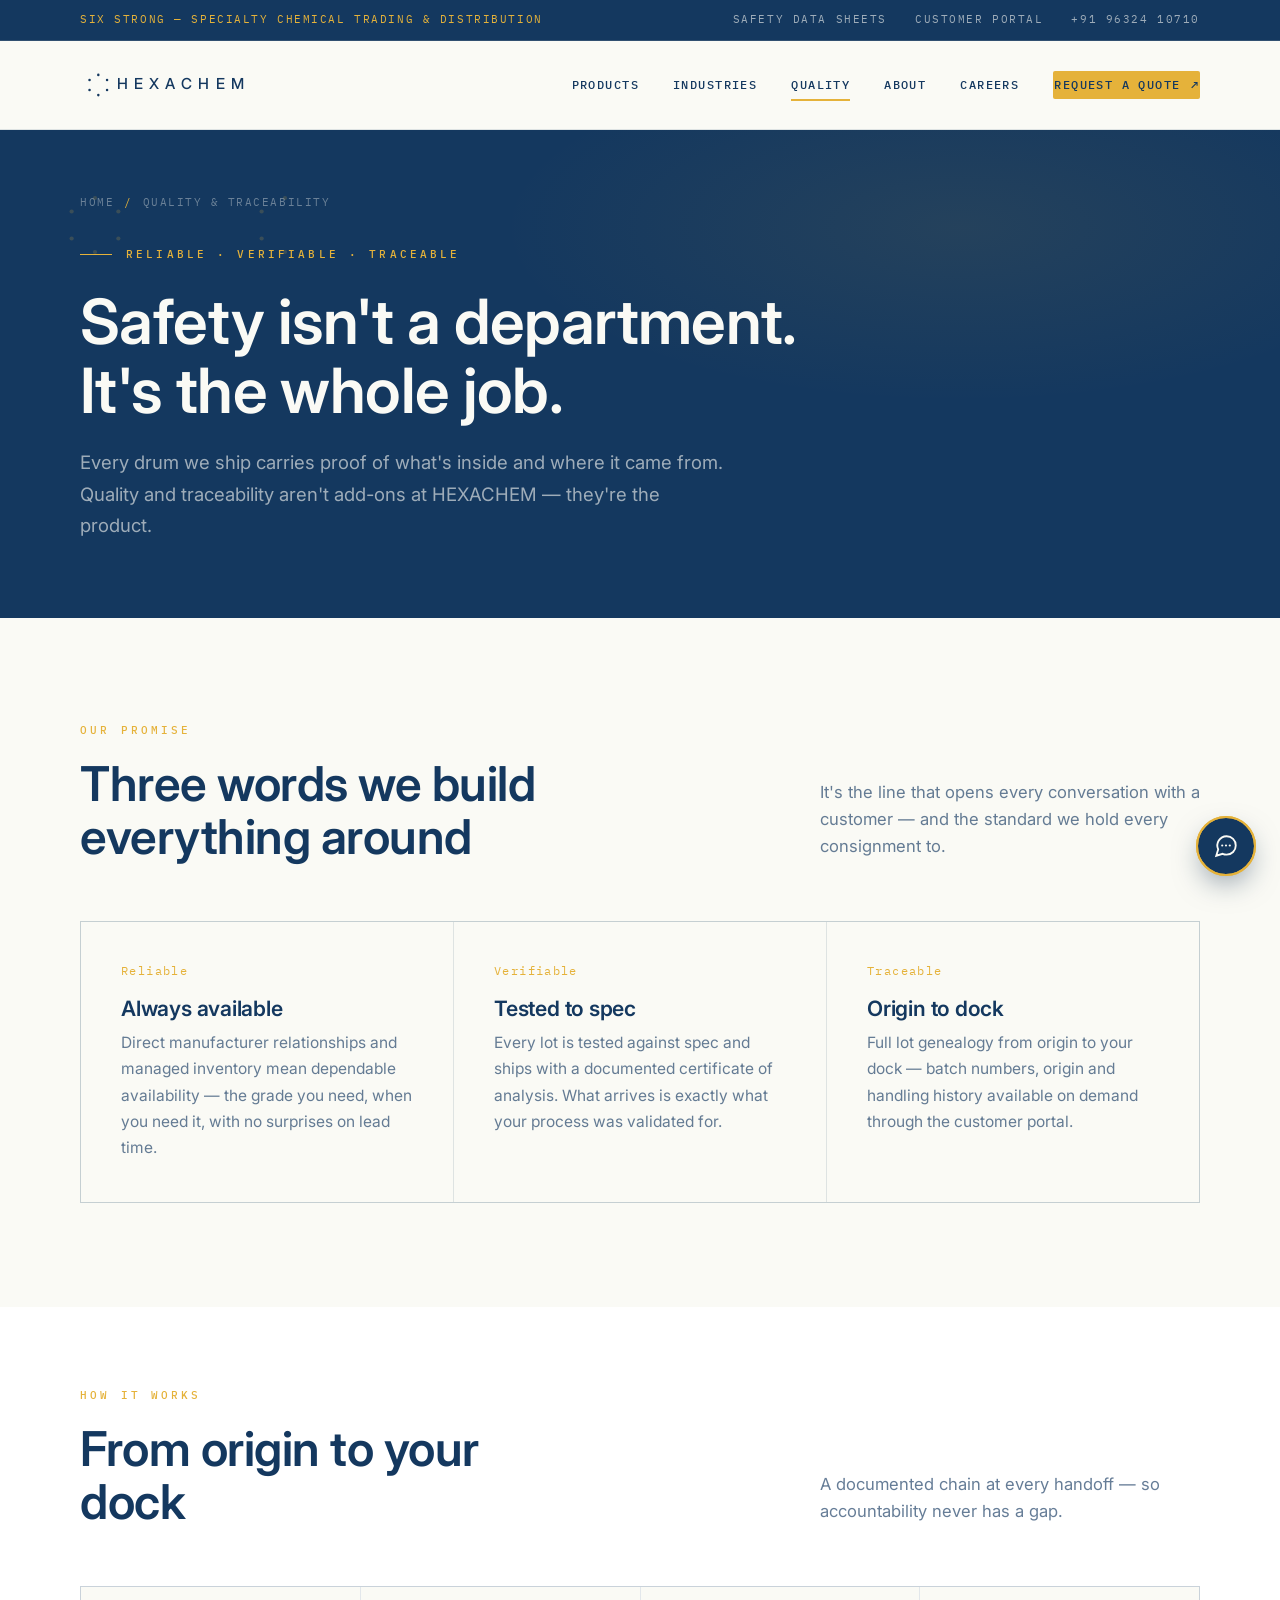
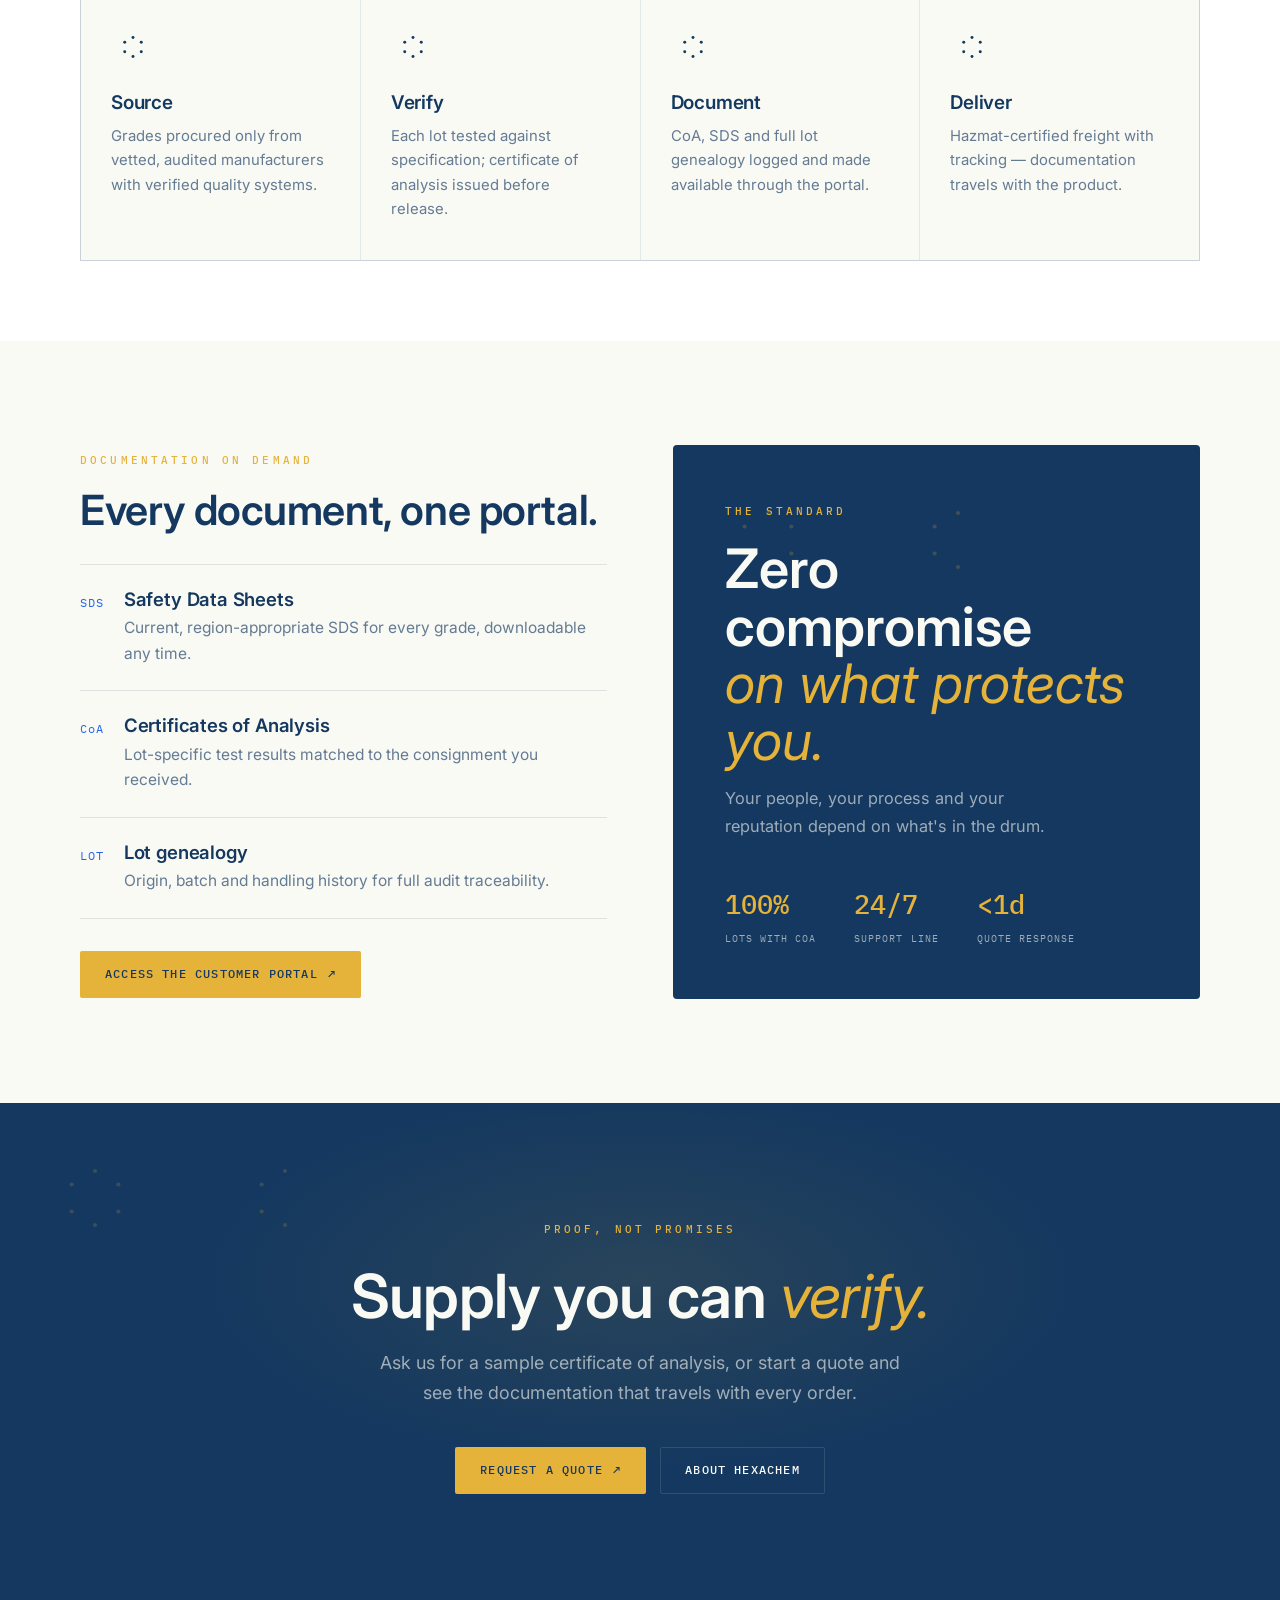
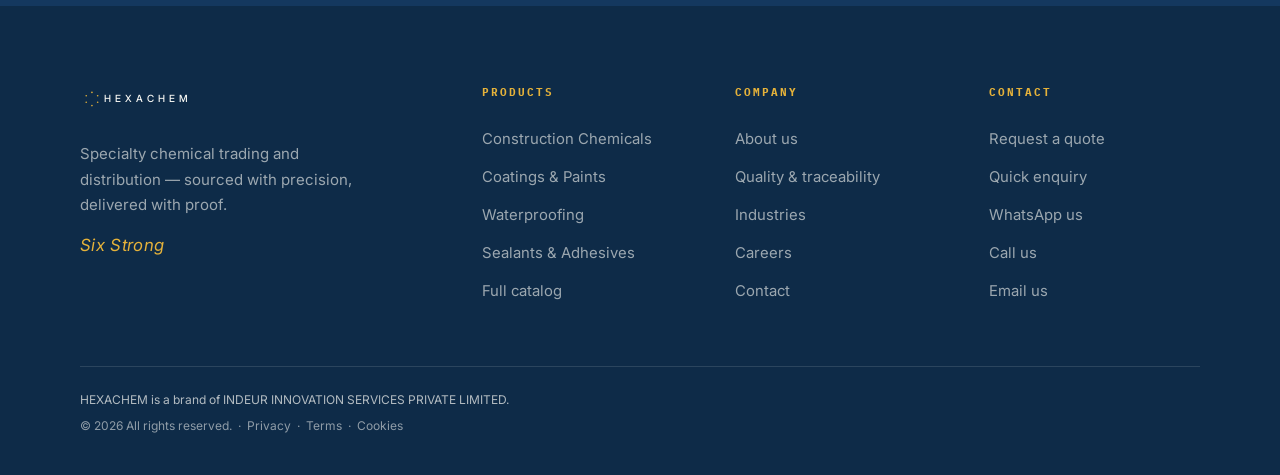
<file: quality.html>
<!DOCTYPE html>
<html lang="en">
<head>
<meta charset="UTF-8">
<meta name="viewport" content="width=device-width, initial-scale=1.0">
<title>Quality & Traceability — HEXACHEM</title>
<meta name="description" content="Reliable, verifiable, traceable. Certificates of analysis, SDS and full lot traceability on every consignment.">
<meta property="og:type" content="website">
<meta property="og:site_name" content="HEXACHEM">
<meta property="og:title" content="Quality & Traceability — HEXACHEM">
<meta property="og:description" content="Reliable, verifiable, traceable. Certificates of analysis, SDS and full lot traceability on every consignment.">
<meta property="og:image" content="favicon.svg">
<meta name="twitter:card" content="summary_large_image">
<meta name="twitter:site" content="@hexachem">
<meta name="twitter:title" content="Quality & Traceability — HEXACHEM">
<meta name="twitter:description" content="Reliable, verifiable, traceable. Certificates of analysis, SDS and full lot traceability on every consignment.">
<meta name="theme-color" content="#14385F">
<link rel="canonical" href="https://hexachem.in/quality.html">
<link rel="icon" type="image/svg+xml" href="favicon.svg">
<link rel="preconnect" href="https://fonts.googleapis.com">
<link rel="preconnect" href="https://fonts.gstatic.com" crossorigin>
<link href="https://fonts.googleapis.com/css2?family=Inter:ital,wght@0,300;0,400;0,500;0,600;0,700;1,400;1,500&family=IBM+Plex+Mono:wght@400;500&display=swap" rel="stylesheet">
<link rel="stylesheet" href="styles.css">
</head>
<body>
<svg width="0" height="0" style="position:absolute" aria-hidden="true"><defs>
  <pattern id="constel" width="190" height="190" patternUnits="userSpaceOnUse">
    <circle cx="95" cy="68" r="2.1" fill="#E5B23A"/>
    <circle cx="118.36" cy="81.5" r="2.1" fill="#E5B23A"/>
    <circle cx="118.36" cy="108.5" r="2.1" fill="#E5B23A"/>
    <circle cx="95" cy="122" r="2.1" fill="#E5B23A"/>
    <circle cx="71.64" cy="108.5" r="2.1" fill="#E5B23A"/>
    <circle cx="71.64" cy="81.5" r="2.1" fill="#E5B23A"/>
  </pattern>
</defs></svg>

<div class="topbar"><div class="wrap">
  <span class="tag">Six Strong — Specialty Chemical Trading &amp; Distribution</span>
  <div class="links">
    <a href="quality.html">Safety Data Sheets</a>
    <a href="contact.html">Customer Portal</a>
    <a id="barTel" href="contact.html"><span id="barPhone">+91 00000 00000</span></a>
  </div>
</div></div>

<nav><div class="wrap">
  <a href="index.html" aria-label="HEXACHEM home">
    <svg class="lockup" viewBox="0 0 391 100" xmlns="http://www.w3.org/2000/svg">
      <circle cx="39.8026" cy="28" r="2.75" fill="#14385F"/>
      <circle cx="58.8551" cy="39" r="2.75" fill="#14385F"/>
      <circle cx="58.8551" cy="61" r="2.75" fill="#14385F"/>
      <circle cx="39.8026" cy="72" r="2.75" fill="#14385F"/>
      <circle cx="20.75" cy="61" r="2.75" fill="#14385F"/>
      <circle cx="20.75" cy="39" r="2.75" fill="#14385F"/>
      <text x="80.66" y="50" font-family="Inter,sans-serif" font-weight="500" font-size="33" letter-spacing="13.2" fill="#14385F" dominant-baseline="middle">HEXACHEM</text>
    </svg>
  </a>
  <div class="navlinks" id="navlinks">
    <a href="products.html">Products</a>
    <a href="industries.html">Industries</a>
    <a href="quality.html" class="active">Quality</a>
    <a href="about.html">About</a>
    <a href="careers.html">Careers</a>
    <a class="btn btn-gold" href="contact.html">Request a quote <span class="arr">↗</span></a>
  </div>
  <button class="burger" id="burger" aria-label="Menu"><span></span><span></span><span></span></button>
</div></nav>

<header class="phero">
  <svg class="field" preserveAspectRatio="xMidYMid slice" xmlns="http://www.w3.org/2000/svg"><rect width="100%" height="100%" fill="url(#constel)" opacity=".18"/></svg>
  <div class="wrap">
    <div class="crumb"><a href="index.html">Home</a><span class="sep">/</span>Quality &amp; Traceability</div>
    <span class="eyebrow label">Reliable · Verifiable · Traceable</span>
    <h1>Safety isn't a department. It's the whole job.</h1>
    <p class="psub">Every drum we ship carries proof of what's inside and where it came from. Quality and traceability aren't add-ons at HEXACHEM — they're the product.</p>
  </div>
</header>

<div class="trust" id="certBar" hidden><div class="wrap">
  <span class="label">Certified &amp; audited to global standards</span>
  <div class="certs" id="certList"></div>
</div></div>

<section class="sec">
  <div class="wrap">
    <div class="sec-head reveal">
      <div><span class="label">Our promise</span><h2>Three words we build everything around</h2></div>
      <p class="sh-r">It's the line that opens every conversation with a customer — and the standard we hold every consignment to.</p>
    </div>
    <div class="values reveal">
      <div class="val"><div class="vk">Reliable</div><h3>Always available</h3><p>Direct manufacturer relationships and managed inventory mean dependable availability — the grade you need, when you need it, with no surprises on lead time.</p></div>
      <div class="val"><div class="vk">Verifiable</div><h3>Tested to spec</h3><p>Every lot is tested against spec and ships with a documented certificate of analysis. What arrives is exactly what your process was validated for.</p></div>
      <div class="val"><div class="vk">Traceable</div><h3>Origin to dock</h3><p>Full lot genealogy from origin to your dock — batch numbers, origin and handling history available on demand through the customer portal.</p></div>
    </div>
  </div>
</section>

<section class="sec tight catalog">
  <div class="wrap">
    <div class="sec-head reveal">
      <div><span class="label">How it works</span><h2>From origin to your dock</h2></div>
      <p class="sh-r">A documented chain at every handoff — so accountability never has a gap.</p>
    </div>
    <div class="proc reveal">
      <div class="pstep"><svg class="pmark" viewBox="0 0 120 120" width="44" height="44"><circle cx="60" cy="34" r="4" fill="#14385F"/><circle cx="82.5167" cy="47" r="4" fill="#14385F"/><circle cx="82.5167" cy="73" r="4" fill="#14385F"/><circle cx="60" cy="86" r="4" fill="#14385F"/><circle cx="37.4833" cy="73" r="4" fill="#14385F"/><circle cx="37.4833" cy="47" r="4" fill="#14385F"/></svg><h4>Source</h4><p>Grades procured only from vetted, audited manufacturers with verified quality systems.</p></div>
      <div class="pstep"><svg class="pmark" viewBox="0 0 120 120" width="44" height="44"><circle cx="60" cy="34" r="4" fill="#14385F"/><circle cx="82.5167" cy="47" r="4" fill="#14385F"/><circle cx="82.5167" cy="73" r="4" fill="#14385F"/><circle cx="60" cy="86" r="4" fill="#14385F"/><circle cx="37.4833" cy="73" r="4" fill="#14385F"/><circle cx="37.4833" cy="47" r="4" fill="#14385F"/></svg><h4>Verify</h4><p>Each lot tested against specification; certificate of analysis issued before release.</p></div>
      <div class="pstep"><svg class="pmark" viewBox="0 0 120 120" width="44" height="44"><circle cx="60" cy="34" r="4" fill="#14385F"/><circle cx="82.5167" cy="47" r="4" fill="#14385F"/><circle cx="82.5167" cy="73" r="4" fill="#14385F"/><circle cx="60" cy="86" r="4" fill="#14385F"/><circle cx="37.4833" cy="73" r="4" fill="#14385F"/><circle cx="37.4833" cy="47" r="4" fill="#14385F"/></svg><h4>Document</h4><p>CoA, SDS and full lot genealogy logged and made available through the portal.</p></div>
      <div class="pstep"><svg class="pmark" viewBox="0 0 120 120" width="44" height="44"><circle cx="60" cy="34" r="4" fill="#14385F"/><circle cx="82.5167" cy="47" r="4" fill="#14385F"/><circle cx="82.5167" cy="73" r="4" fill="#14385F"/><circle cx="60" cy="86" r="4" fill="#14385F"/><circle cx="37.4833" cy="73" r="4" fill="#14385F"/><circle cx="37.4833" cy="47" r="4" fill="#14385F"/></svg><h4>Deliver</h4><p>Hazmat-certified freight with tracking — documentation travels with the product.</p></div>
    </div>
  </div>
</section>

<section class="sec">
  <div class="wrap">
    <div class="split">
      <div class="reveal">
        <span class="label" style="color:var(--gold)">Documentation on demand</span>
        <h2 style="font-size:clamp(1.8rem,3.6vw,2.6rem);margin-top:16px;font-weight:600">Every document, one portal.</h2>
        <div class="q-list">
          <div class="q-item"><span class="qn">SDS</span><div><h4>Safety Data Sheets</h4><p>Current, region-appropriate SDS for every grade, downloadable any time.</p></div></div>
          <div class="q-item"><span class="qn">CoA</span><div><h4>Certificates of Analysis</h4><p>Lot-specific test results matched to the consignment you received.</p></div></div>
          <div class="q-item"><span class="qn">LOT</span><div><h4>Lot genealogy</h4><p>Origin, batch and handling history for full audit traceability.</p></div></div>
        </div>
        <div style="margin-top:32px"><a class="btn btn-gold" href="contact.html">Access the customer portal <span class="arr">↗</span></a></div>
      </div>
      <div class="q-visual reveal">
        <svg class="field" preserveAspectRatio="xMidYMid slice" xmlns="http://www.w3.org/2000/svg"><rect width="100%" height="100%" fill="url(#constel)" opacity=".2"/></svg>
        <div style="position:relative;z-index:2">
          <span class="label vlabel">The standard</span>
          <div class="big">Zero compromise<br><em>on what protects you.</em></div>
          <p class="sub">Your people, your process and your reputation depend on what's in the drum.</p>
          <div class="mini">
            <div><div class="n">100%</div><div class="l">Lots with CoA</div></div>
            <div><div class="n">24/7</div><div class="l">Support line</div></div>
            <div><div class="n">&lt;1d</div><div class="l">Quote response</div></div>
          </div>
        </div>
      </div>
    </div>
  </div>
</section>

<section class="cta">
  <svg class="field" preserveAspectRatio="xMidYMid slice" xmlns="http://www.w3.org/2000/svg"><rect width="100%" height="100%" fill="url(#constel)" opacity=".18"/></svg>
  <div class="wrap reveal">
    <span class="label">Proof, not promises</span>
    <h2>Supply you can <em>verify.</em></h2>
    <p>Ask us for a sample certificate of analysis, or start a quote and see the documentation that travels with every order.</p>
    <div class="cta-row"><a class="btn btn-gold" href="contact.html">Request a quote <span class="arr">↗</span></a><a class="btn btn-line" href="about.html">About HEXACHEM</a></div>
  </div>
</section>

<footer>
  <div class="wrap">
    <div class="foot-grid">
      <div class="foot-brand">
        <svg class="flock" viewBox="0 0 391 100" xmlns="http://www.w3.org/2000/svg">
          <circle cx="39.8026" cy="28" r="2.75" fill="#E5B23A"/>
          <circle cx="58.8551" cy="39" r="2.75" fill="#E5B23A"/>
          <circle cx="58.8551" cy="61" r="2.75" fill="#E5B23A"/>
          <circle cx="39.8026" cy="72" r="2.75" fill="#E5B23A"/>
          <circle cx="20.75" cy="61" r="2.75" fill="#E5B23A"/>
          <circle cx="20.75" cy="39" r="2.75" fill="#E5B23A"/>
          <text x="80.66" y="50" font-family="Inter,sans-serif" font-weight="500" font-size="33" letter-spacing="13.2" fill="#FAFAF5" dominant-baseline="middle">HEXACHEM</text>
        </svg>
        <p>Specialty chemical trading and distribution — sourced with precision, delivered with proof.</p>
        <div class="ss"><span class="six-strong">Six Strong</span></div>
      </div>
      <div class="fcol"><h5>Products</h5>
        <a href="products.html">Construction Chemicals</a><a href="products.html">Coatings &amp; Paints</a><a href="products.html">Waterproofing</a><a href="products.html">Sealants &amp; Adhesives</a><a href="products.html">Full catalog</a></div>
      <div class="fcol"><h5>Company</h5>
        <a href="about.html">About us</a><a href="quality.html">Quality &amp; traceability</a><a href="industries.html">Industries</a><a href="careers.html">Careers</a><a href="contact.html">Contact</a></div>
      <div class="fcol"><h5>Contact</h5>
        <a href="contact.html">Request a quote</a><a href="#" data-enquire>Quick enquiry</a><a id="fWa" target="_blank" rel="noopener">WhatsApp us</a><a id="fTel">Call us</a><a id="fMail">Email us</a></div>
    </div>
    <div class="footer-legal">
      <p class="footer-legal-primary">HEXACHEM is a brand of <span data-legal="name">INDEUR INNOVATION SERVICES PRIVATE LIMITED</span>.</p>
      <p class="footer-legal-copy">© 2026 All rights reserved.&nbsp;&nbsp;·&nbsp;&nbsp;<a href="privacy.html">Privacy</a>&nbsp;&nbsp;·&nbsp;&nbsp;<a href="terms.html">Terms</a>&nbsp;&nbsp;·&nbsp;&nbsp;<a href="cookies.html">Cookies</a></p>
    </div>
  </div>
</footer>

<!-- ===== floating live-contact widget ===== -->
<div class="fab-wrap" id="fabWrap">
  <div class="fab-menu">
    <a class="fab-item wa" id="waItem" target="_blank" rel="noopener"><span class="lbl">WhatsApp</span><span class="ico"><svg viewBox="0 0 24 24" fill="currentColor"><path d="M12.04 2C6.58 2 2.13 6.45 2.13 11.91c0 1.75.46 3.45 1.32 4.95L2 22l5.25-1.38a9.9 9.9 0 0 0 4.79 1.21h.01c5.46 0 9.91-4.45 9.91-9.91 0-2.65-1.03-5.14-2.9-7.01A9.82 9.82 0 0 0 12.04 2Zm0 18.15h-.01a8.2 8.2 0 0 1-4.18-1.15l-.3-.18-3.11.82.83-3.04-.2-.31a8.18 8.18 0 0 1-1.26-4.36c0-4.54 3.7-8.23 8.24-8.23 2.2 0 4.27.86 5.82 2.42a8.18 8.18 0 0 1 2.41 5.82c0 4.54-3.69 8.24-8.24 8.24Zm4.52-6.16c-.25-.12-1.47-.72-1.69-.81-.23-.08-.39-.12-.56.13-.16.25-.64.81-.79.97-.14.17-.29.19-.54.06-.25-.12-1.05-.39-1.99-1.23-.74-.66-1.23-1.47-1.38-1.72-.14-.25-.01-.38.11-.51.11-.11.25-.29.37-.43.13-.14.17-.25.25-.41.08-.17.04-.31-.02-.43-.06-.12-.56-1.34-.76-1.84-.2-.48-.41-.42-.56-.43h-.48c-.17 0-.43.06-.66.31-.22.25-.86.85-.86 2.07 0 1.22.89 2.4 1.01 2.56.12.17 1.75 2.67 4.23 3.74.59.26 1.05.41 1.41.52.59.19 1.13.16 1.56.1.48-.07 1.47-.6 1.68-1.18.21-.58.21-1.07.14-1.18-.06-.11-.22-.17-.47-.29Z"/></svg></span></a>
    <a class="fab-item" id="telItem"><span class="lbl">Call</span><span class="ico"><svg viewBox="0 0 24 24" fill="none" stroke="currentColor" stroke-width="1.6"><path d="M22 16.9v3a2 2 0 0 1-2.2 2 19.8 19.8 0 0 1-8.6-3.1 19.5 19.5 0 0 1-6-6A19.8 19.8 0 0 1 2.1 4.2 2 2 0 0 1 4.1 2h3a2 2 0 0 1 2 1.7c.1.9.4 1.8.7 2.7a2 2 0 0 1-.5 2.1L8.1 9.8a16 16 0 0 0 6 6l1.3-1.3a2 2 0 0 1 2.1-.5c.9.3 1.8.6 2.7.7a2 2 0 0 1 1.7 2.1Z"/></svg></span></a>
    <a class="fab-item" id="mailItem"><span class="lbl">Email</span><span class="ico"><svg viewBox="0 0 24 24" fill="none" stroke="currentColor" stroke-width="1.6"><rect x="3" y="5" width="18" height="14" rx="2"/><path d="m3 7 9 6 9-6"/></svg></span></a>
    <a class="fab-item" href="#" data-enquire><span class="lbl">Quick enquiry</span><span class="ico"><svg viewBox="0 0 24 24" fill="none" stroke="currentColor" stroke-width="1.6"><path d="M21 15a2 2 0 0 1-2 2H7l-4 4V5a2 2 0 0 1 2-2h14a2 2 0 0 1 2 2Z"/></svg></span></a>
  </div>
  <button class="fab" id="fabBtn" aria-label="Contact options">
    <span class="fab-pulse"></span>
    <svg viewBox="0 0 24 24" fill="none" stroke="currentColor" stroke-width="1.7"><path d="M21 11.5a8.4 8.4 0 0 1-8.5 8.5 8.5 8.5 0 0 1-3.6-.8L3 21l1.8-5.9A8.5 8.5 0 0 1 12.5 3 8.4 8.4 0 0 1 21 11.5Z"/><circle cx="8.5" cy="11.5" r="1" fill="currentColor" stroke="none"/><circle cx="12" cy="11.5" r="1" fill="currentColor" stroke="none"/><circle cx="15.5" cy="11.5" r="1" fill="currentColor" stroke="none"/></svg>
  </button>
</div>

<!-- ===== quick enquiry modal ===== -->
<div class="moverlay" id="enqModal">
  <div class="modal">
    <button class="mclose" id="enqClose" aria-label="Close">&times;</button>
    <span class="label">Quick enquiry</span>
    <h3>Send us a message</h3>
    <p class="msub">Fill this in and choose WhatsApp or email — your message arrives pre-filled, ready to send.</p>
    <div class="fld"><label>Name</label><input type="text" id="m_name" placeholder="Your name"></div>
    <div class="fld"><label>Company</label><input type="text" id="m_company" placeholder="Company (optional)"></div>
    <div class="fld"><label>Product / interest</label><input type="text" id="m_topic" placeholder="e.g. Waterproofing membranes, 10× IBC"></div>
    <div class="fld"><label>Message</label><textarea id="m_msg" placeholder="What do you need, and when?"></textarea></div>
    <div class="send-row">
      <a class="btn btn-wa" id="m_wa" target="_blank" rel="noopener">Send via WhatsApp <span class="arr">↗</span></a>
      <a class="btn btn-gold" id="m_mail">Send via Email <span class="arr">↗</span></a>
    </div>
    <p class="alt-send">or text us on <a id="m_sms">SMS</a></p>
  </div>
</div>

<script src="config.js" defer></script>
<script src="content.js" defer></script>
<script src="app.js" defer></script>
</body>
</html>
</file>
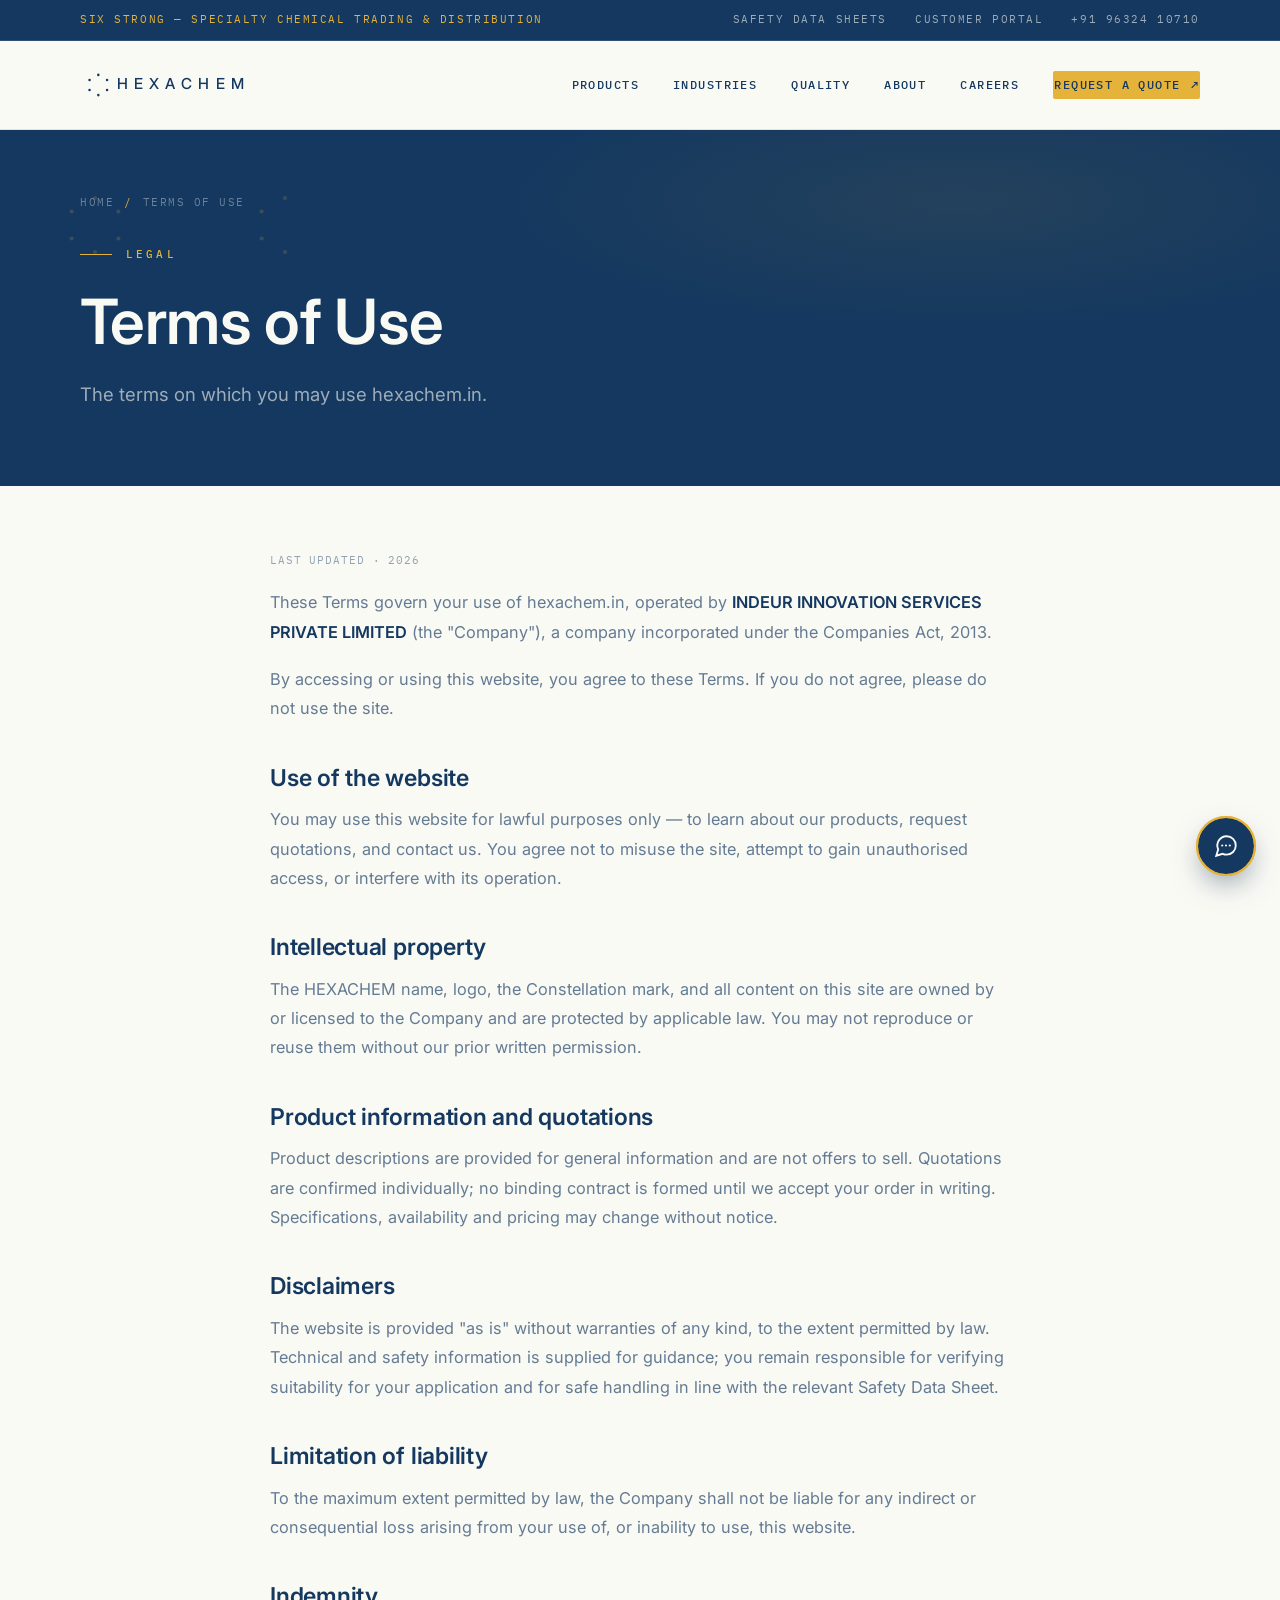
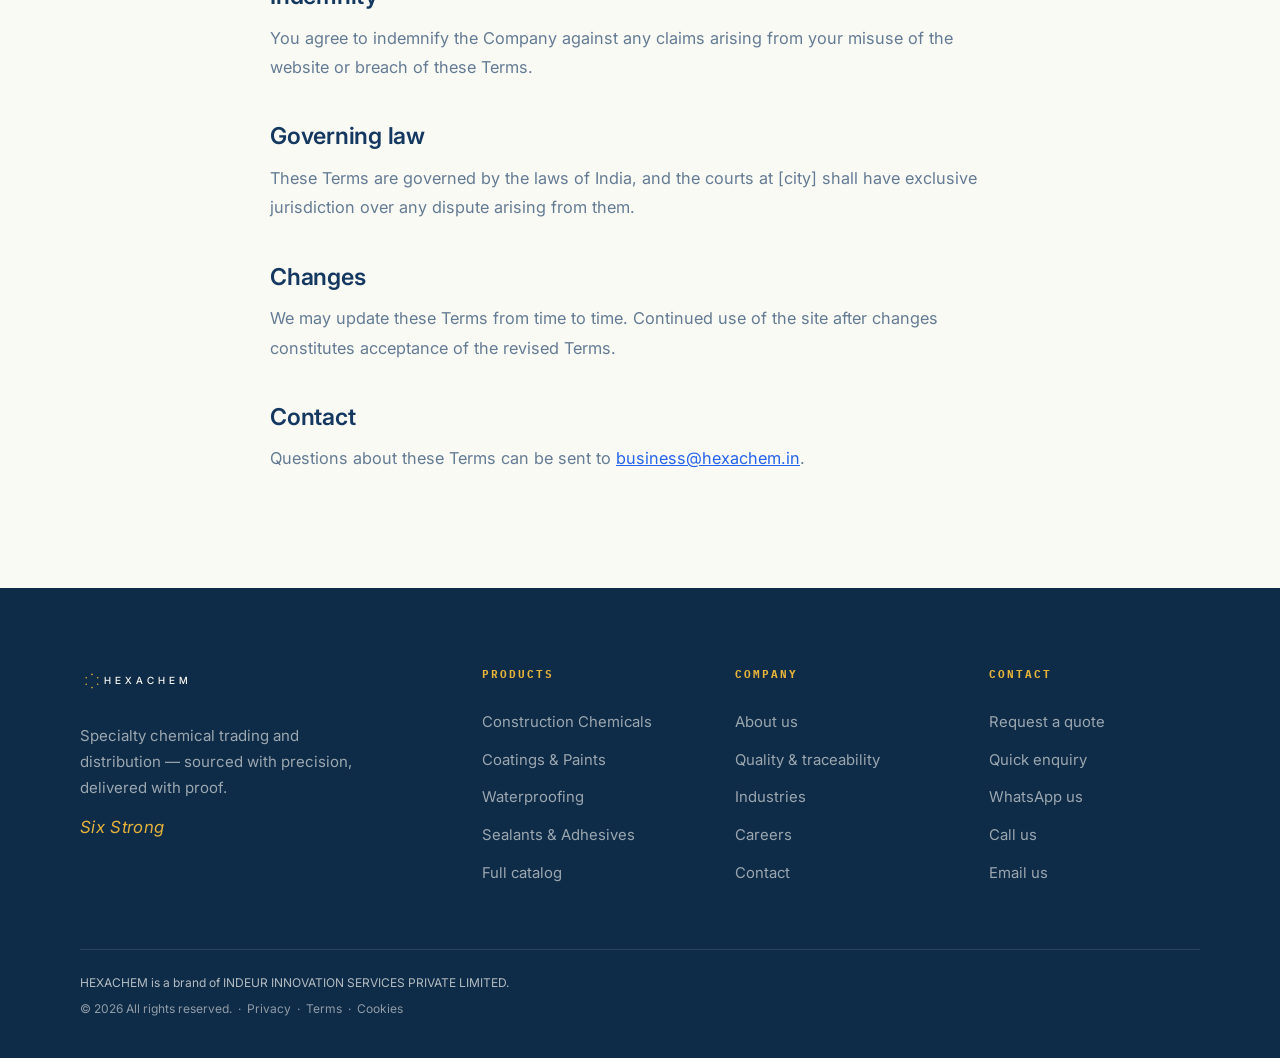
<file: terms.html>
<!DOCTYPE html>
<html lang="en">
<head>
<meta charset="UTF-8">
<meta name="viewport" content="width=device-width, initial-scale=1.0">
<title>Terms of Use — HEXACHEM</title>
<meta name="description" content="The terms on which you may use the HEXACHEM website, hexachem.in.">
<meta property="og:type" content="website">
<meta property="og:site_name" content="HEXACHEM">
<meta property="og:title" content="Terms of Use — HEXACHEM">
<meta property="og:description" content="The terms on which you may use the HEXACHEM website, hexachem.in.">
<meta property="og:image" content="favicon.svg">
<meta name="twitter:card" content="summary_large_image">
<meta name="twitter:site" content="@hexachem">
<meta name="twitter:title" content="Terms of Use — HEXACHEM">
<meta name="twitter:description" content="The terms on which you may use the HEXACHEM website, hexachem.in.">
<meta name="theme-color" content="#14385F">
<link rel="canonical" href="https://hexachem.in/terms.html">
<link rel="icon" type="image/svg+xml" href="favicon.svg">
<link rel="preconnect" href="https://fonts.googleapis.com">
<link rel="preconnect" href="https://fonts.gstatic.com" crossorigin>
<link href="https://fonts.googleapis.com/css2?family=Inter:ital,wght@0,300;0,400;0,500;0,600;0,700;1,400;1,500&family=IBM+Plex+Mono:wght@400;500&display=swap" rel="stylesheet">
<link rel="stylesheet" href="styles.css">
</head>
<body>
<svg width="0" height="0" style="position:absolute" aria-hidden="true"><defs>
  <pattern id="constel" width="190" height="190" patternUnits="userSpaceOnUse">
    <circle cx="95" cy="68" r="2.1" fill="#E5B23A"/>
    <circle cx="118.36" cy="81.5" r="2.1" fill="#E5B23A"/>
    <circle cx="118.36" cy="108.5" r="2.1" fill="#E5B23A"/>
    <circle cx="95" cy="122" r="2.1" fill="#E5B23A"/>
    <circle cx="71.64" cy="108.5" r="2.1" fill="#E5B23A"/>
    <circle cx="71.64" cy="81.5" r="2.1" fill="#E5B23A"/>
  </pattern>
</defs></svg>

<div class="topbar"><div class="wrap">
  <span class="tag">Six Strong — Specialty Chemical Trading &amp; Distribution</span>
  <div class="links">
    <a href="quality.html">Safety Data Sheets</a>
    <a href="contact.html">Customer Portal</a>
    <a id="barTel" href="contact.html"><span id="barPhone">+91 00000 00000</span></a>
  </div>
</div></div>

<nav><div class="wrap">
  <a href="index.html" aria-label="HEXACHEM home">
    <svg class="lockup" viewBox="0 0 391 100" xmlns="http://www.w3.org/2000/svg">
      <circle cx="39.8026" cy="28" r="2.75" fill="#14385F"/>
      <circle cx="58.8551" cy="39" r="2.75" fill="#14385F"/>
      <circle cx="58.8551" cy="61" r="2.75" fill="#14385F"/>
      <circle cx="39.8026" cy="72" r="2.75" fill="#14385F"/>
      <circle cx="20.75" cy="61" r="2.75" fill="#14385F"/>
      <circle cx="20.75" cy="39" r="2.75" fill="#14385F"/>
      <text x="80.66" y="50" font-family="Inter,sans-serif" font-weight="500" font-size="33" letter-spacing="13.2" fill="#14385F" dominant-baseline="middle">HEXACHEM</text>
    </svg>
  </a>
  <div class="navlinks" id="navlinks">
    <a href="products.html">Products</a>
    <a href="industries.html">Industries</a>
    <a href="quality.html">Quality</a>
    <a href="about.html">About</a>
    <a href="careers.html">Careers</a>
    <a class="btn btn-gold" href="contact.html">Request a quote <span class="arr">↗</span></a>
  </div>
  <button class="burger" id="burger" aria-label="Menu"><span></span><span></span><span></span></button>
</div></nav>

<header class="phero">
  <svg class="field" preserveAspectRatio="xMidYMid slice" xmlns="http://www.w3.org/2000/svg"><rect width="100%" height="100%" fill="url(#constel)" opacity=".18"/></svg>
  <div class="wrap">
    <div class="crumb"><a href="index.html">Home</a><span class="sep">/</span>Terms of Use</div>
    <span class="eyebrow label">Legal</span>
    <h1>Terms of Use</h1>
    <p class="psub">The terms on which you may use hexachem.in.</p>
  </div>
</header>

<section class="legal-page">
  <div class="wrap">
    <p class="updated">Last updated · 2026</p>
    <p>These Terms govern your use of hexachem.in, operated by <strong><span data-legal="name">INDEUR INNOVATION SERVICES PRIVATE LIMITED</span></strong> (the "Company"), a company incorporated under the Companies Act, 2013.</p>
    <p>By accessing or using this website, you agree to these Terms. If you do not agree, please do not use the site.</p>

    <h2>Use of the website</h2>
    <p>You may use this website for lawful purposes only — to learn about our products, request quotations, and contact us. You agree not to misuse the site, attempt to gain unauthorised access, or interfere with its operation.</p>

    <h2>Intellectual property</h2>
    <p>The HEXACHEM name, logo, the Constellation mark, and all content on this site are owned by or licensed to the Company and are protected by applicable law. You may not reproduce or reuse them without our prior written permission.</p>

    <h2>Product information and quotations</h2>
    <p>Product descriptions are provided for general information and are not offers to sell. Quotations are confirmed individually; no binding contract is formed until we accept your order in writing. Specifications, availability and pricing may change without notice.</p>

    <h2>Disclaimers</h2>
    <p>The website is provided "as is" without warranties of any kind, to the extent permitted by law. Technical and safety information is supplied for guidance; you remain responsible for verifying suitability for your application and for safe handling in line with the relevant Safety Data Sheet.</p>

    <h2>Limitation of liability</h2>
    <p>To the maximum extent permitted by law, the Company shall not be liable for any indirect or consequential loss arising from your use of, or inability to use, this website.</p>

    <h2>Indemnity</h2>
    <p>You agree to indemnify the Company against any claims arising from your misuse of the website or breach of these Terms.</p>

    <h2>Governing law</h2>
    <p>These Terms are governed by the laws of India, and the courts at [city] shall have exclusive jurisdiction over any dispute arising from them.</p>

    <h2>Changes</h2>
    <p>We may update these Terms from time to time. Continued use of the site after changes constitutes acceptance of the revised Terms.</p>

    <h2>Contact</h2>
    <p>Questions about these Terms can be sent to <a href="mailto:business@hexachem.in">business@hexachem.in</a>.</p>
  </div>
</section>

<footer>
  <div class="wrap">
    <div class="foot-grid">
      <div class="foot-brand">
        <svg class="flock" viewBox="0 0 391 100" xmlns="http://www.w3.org/2000/svg">
          <circle cx="39.8026" cy="28" r="2.75" fill="#E5B23A"/>
          <circle cx="58.8551" cy="39" r="2.75" fill="#E5B23A"/>
          <circle cx="58.8551" cy="61" r="2.75" fill="#E5B23A"/>
          <circle cx="39.8026" cy="72" r="2.75" fill="#E5B23A"/>
          <circle cx="20.75" cy="61" r="2.75" fill="#E5B23A"/>
          <circle cx="20.75" cy="39" r="2.75" fill="#E5B23A"/>
          <text x="80.66" y="50" font-family="Inter,sans-serif" font-weight="500" font-size="33" letter-spacing="13.2" fill="#FAFAF5" dominant-baseline="middle">HEXACHEM</text>
        </svg>
        <p>Specialty chemical trading and distribution — sourced with precision, delivered with proof.</p>
        <div class="ss"><span class="six-strong">Six Strong</span></div>
      </div>
      <div class="fcol"><h5>Products</h5>
        <a href="products.html">Construction Chemicals</a><a href="products.html">Coatings &amp; Paints</a><a href="products.html">Waterproofing</a><a href="products.html">Sealants &amp; Adhesives</a><a href="products.html">Full catalog</a></div>
      <div class="fcol"><h5>Company</h5>
        <a href="about.html">About us</a><a href="quality.html">Quality &amp; traceability</a><a href="industries.html">Industries</a><a href="careers.html">Careers</a><a href="contact.html">Contact</a></div>
      <div class="fcol"><h5>Contact</h5>
        <a href="contact.html">Request a quote</a><a href="#" data-enquire>Quick enquiry</a><a id="fWa" target="_blank" rel="noopener">WhatsApp us</a><a id="fTel">Call us</a><a id="fMail">Email us</a></div>
    </div>
    <div class="footer-legal">
      <p class="footer-legal-primary">HEXACHEM is a brand of <span data-legal="name">INDEUR INNOVATION SERVICES PRIVATE LIMITED</span>.</p>
      <p class="footer-legal-copy">© 2026 All rights reserved.&nbsp;&nbsp;·&nbsp;&nbsp;<a href="privacy.html">Privacy</a>&nbsp;&nbsp;·&nbsp;&nbsp;<a href="terms.html">Terms</a>&nbsp;&nbsp;·&nbsp;&nbsp;<a href="cookies.html">Cookies</a></p>
    </div>
  </div>
</footer>

<!-- ===== floating live-contact widget ===== -->
<div class="fab-wrap" id="fabWrap">
  <div class="fab-menu">
    <a class="fab-item wa" id="waItem" target="_blank" rel="noopener"><span class="lbl">WhatsApp</span><span class="ico"><svg viewBox="0 0 24 24" fill="currentColor"><path d="M12.04 2C6.58 2 2.13 6.45 2.13 11.91c0 1.75.46 3.45 1.32 4.95L2 22l5.25-1.38a9.9 9.9 0 0 0 4.79 1.21h.01c5.46 0 9.91-4.45 9.91-9.91 0-2.65-1.03-5.14-2.9-7.01A9.82 9.82 0 0 0 12.04 2Zm0 18.15h-.01a8.2 8.2 0 0 1-4.18-1.15l-.3-.18-3.11.82.83-3.04-.2-.31a8.18 8.18 0 0 1-1.26-4.36c0-4.54 3.7-8.23 8.24-8.23 2.2 0 4.27.86 5.82 2.42a8.18 8.18 0 0 1 2.41 5.82c0 4.54-3.69 8.24-8.24 8.24Zm4.52-6.16c-.25-.12-1.47-.72-1.69-.81-.23-.08-.39-.12-.56.13-.16.25-.64.81-.79.97-.14.17-.29.19-.54.06-.25-.12-1.05-.39-1.99-1.23-.74-.66-1.23-1.47-1.38-1.72-.14-.25-.01-.38.11-.51.11-.11.25-.29.37-.43.13-.14.17-.25.25-.41.08-.17.04-.31-.02-.43-.06-.12-.56-1.34-.76-1.84-.2-.48-.41-.42-.56-.43h-.48c-.17 0-.43.06-.66.31-.22.25-.86.85-.86 2.07 0 1.22.89 2.4 1.01 2.56.12.17 1.75 2.67 4.23 3.74.59.26 1.05.41 1.41.52.59.19 1.13.16 1.56.1.48-.07 1.47-.6 1.68-1.18.21-.58.21-1.07.14-1.18-.06-.11-.22-.17-.47-.29Z"/></svg></span></a>
    <a class="fab-item" id="telItem"><span class="lbl">Call</span><span class="ico"><svg viewBox="0 0 24 24" fill="none" stroke="currentColor" stroke-width="1.6"><path d="M22 16.9v3a2 2 0 0 1-2.2 2 19.8 19.8 0 0 1-8.6-3.1 19.5 19.5 0 0 1-6-6A19.8 19.8 0 0 1 2.1 4.2 2 2 0 0 1 4.1 2h3a2 2 0 0 1 2 1.7c.1.9.4 1.8.7 2.7a2 2 0 0 1-.5 2.1L8.1 9.8a16 16 0 0 0 6 6l1.3-1.3a2 2 0 0 1 2.1-.5c.9.3 1.8.6 2.7.7a2 2 0 0 1 1.7 2.1Z"/></svg></span></a>
    <a class="fab-item" id="mailItem"><span class="lbl">Email</span><span class="ico"><svg viewBox="0 0 24 24" fill="none" stroke="currentColor" stroke-width="1.6"><rect x="3" y="5" width="18" height="14" rx="2"/><path d="m3 7 9 6 9-6"/></svg></span></a>
    <a class="fab-item" href="#" data-enquire><span class="lbl">Quick enquiry</span><span class="ico"><svg viewBox="0 0 24 24" fill="none" stroke="currentColor" stroke-width="1.6"><path d="M21 15a2 2 0 0 1-2 2H7l-4 4V5a2 2 0 0 1 2-2h14a2 2 0 0 1 2 2Z"/></svg></span></a>
  </div>
  <button class="fab" id="fabBtn" aria-label="Contact options">
    <span class="fab-pulse"></span>
    <svg viewBox="0 0 24 24" fill="none" stroke="currentColor" stroke-width="1.7"><path d="M21 11.5a8.4 8.4 0 0 1-8.5 8.5 8.5 8.5 0 0 1-3.6-.8L3 21l1.8-5.9A8.5 8.5 0 0 1 12.5 3 8.4 8.4 0 0 1 21 11.5Z"/><circle cx="8.5" cy="11.5" r="1" fill="currentColor" stroke="none"/><circle cx="12" cy="11.5" r="1" fill="currentColor" stroke="none"/><circle cx="15.5" cy="11.5" r="1" fill="currentColor" stroke="none"/></svg>
  </button>
</div>

<!-- ===== quick enquiry modal ===== -->
<div class="moverlay" id="enqModal">
  <div class="modal">
    <button class="mclose" id="enqClose" aria-label="Close">&times;</button>
    <span class="label">Quick enquiry</span>
    <h3>Send us a message</h3>
    <p class="msub">Fill this in and choose WhatsApp or email — your message arrives pre-filled, ready to send.</p>
    <div class="fld"><label>Name</label><input type="text" id="m_name" placeholder="Your name"></div>
    <div class="fld"><label>Company</label><input type="text" id="m_company" placeholder="Company (optional)"></div>
    <div class="fld"><label>Product / interest</label><input type="text" id="m_topic" placeholder="e.g. Waterproofing membranes, 10× IBC"></div>
    <div class="fld"><label>Message</label><textarea id="m_msg" placeholder="What do you need, and when?"></textarea></div>
    <div class="send-row">
      <a class="btn btn-wa" id="m_wa" target="_blank" rel="noopener">Send via WhatsApp <span class="arr">↗</span></a>
      <a class="btn btn-gold" id="m_mail">Send via Email <span class="arr">↗</span></a>
    </div>
    <p class="alt-send">or text us on <a id="m_sms">SMS</a></p>
  </div>
</div>

<script src="config.js" defer></script>
<script src="content.js" defer></script>
<script src="app.js" defer></script>
</body>
</html>
</file>
<file: styles.css>
:root{
    --navy:#14385F; --navy-deep:#0E2B48; --navy-mid:#1B466F;
    --pearl:#FAFAF5; --pearl-2:#F1F0E8;
    --gold:#E5B23A; --cobalt:#2563EB; --rose:#E5C5BC;
    --ink:#14385F; --ink-65:rgba(20,56,95,.65); --ink-45:rgba(20,56,95,.45);
    --line:rgba(20,56,95,.12);
    --pearl-60:rgba(250,250,245,.6); --pearl-38:rgba(250,250,245,.38); --line-d:rgba(250,250,245,.12);
    --sans:'Inter',sans-serif; --mono:'IBM Plex Mono',monospace;
  }
  *{margin:0;padding:0;box-sizing:border-box}
  html{scroll-behavior:smooth}
  body{font-family:var(--sans);background:var(--pearl);color:var(--ink);line-height:1.6;font-weight:400;-webkit-font-smoothing:antialiased;overflow-x:hidden}
  ::selection{background:var(--gold);color:var(--navy)}
  a{color:inherit;text-decoration:none}
  .wrap{max-width:1200px;margin:0 auto;padding:0 40px}
  h1,h2,h3,h4{font-weight:600;line-height:1.1;letter-spacing:-.01em}
  .label{font-family:var(--mono);font-size:.7rem;font-weight:500;letter-spacing:.28em;text-transform:uppercase}
  .six-strong{font-style:italic;font-weight:400;color:var(--gold);letter-spacing:.02em}
  .field{position:absolute;inset:0;z-index:0;pointer-events:none}
  .gdot{width:5px;height:5px;border-radius:50%;background:var(--gold);display:inline-block}

  .note{background:var(--navy-deep);color:var(--pearl-60);font-family:var(--mono);font-size:.66rem;letter-spacing:.14em;text-transform:uppercase;text-align:center;padding:8px 16px}
  .note b{color:var(--gold);font-weight:500}

  .topbar{background:var(--navy);border-bottom:1px solid var(--line-d)}
  .topbar .wrap{display:flex;justify-content:space-between;align-items:center;height:40px;font-family:var(--mono);font-size:.7rem;letter-spacing:.14em;text-transform:uppercase;color:var(--pearl-60)}
  .topbar .tag{color:var(--gold)}
  .topbar .links{display:flex;gap:28px}
  .topbar a:hover{color:var(--gold)}
  @media(max-width:760px){.topbar .links{display:none}}

  nav{position:sticky;top:0;z-index:60;background:rgba(250,250,245,.9);backdrop-filter:blur(16px);border-bottom:1px solid var(--line)}
  nav .wrap{display:flex;align-items:center;justify-content:space-between;height:88px}
  .lockup{height:46px;width:auto;display:block}
  .navlinks{display:flex;gap:34px;align-items:center}
  .navlinks a{font-family:var(--mono);font-size:.74rem;letter-spacing:.12em;text-transform:uppercase;font-weight:500;color:var(--navy);position:relative;padding:4px 0}
  .navlinks a:not(.btn)::after{content:"";position:absolute;left:0;bottom:-3px;width:0;height:2px;background:var(--gold);transition:width .3s ease}
  .navlinks a:not(.btn):hover::after,.navlinks a.active::after{width:100%}
  .btn{font-family:var(--mono);font-size:.74rem;font-weight:500;letter-spacing:.1em;text-transform:uppercase;padding:13px 24px;border:1px solid transparent;cursor:pointer;display:inline-flex;align-items:center;gap:10px;transition:.25s ease;border-radius:2px}
  .btn .arr{transition:transform .25s ease}
  .btn:hover .arr{transform:translate(3px,-3px)}
  .btn-gold{background:var(--gold);color:var(--navy);font-weight:500}
  .btn-gold:hover{background:#d6a32c;transform:translateY(-2px)}
  .btn-navy{background:var(--navy);color:var(--pearl)}
  .btn-navy:hover{background:var(--navy-mid);transform:translateY(-2px)}
  .btn-line{background:transparent;border-color:var(--line-d);color:var(--pearl)}
  .btn-line:hover{border-color:var(--gold);color:var(--gold)}
  .btn-line-d{background:transparent;border-color:var(--line);color:var(--navy)}
  .btn-line-d:hover{border-color:var(--gold)}
  .burger{display:none;flex-direction:column;gap:5px;background:none;border:none;cursor:pointer}
  .burger span{width:26px;height:2px;background:var(--navy)}
  @media(max-width:1040px){
    .navlinks{position:fixed;inset:88px 0 auto 0;background:var(--pearl);flex-direction:column;padding:30px 40px;gap:22px;border-bottom:1px solid var(--line);align-items:flex-start;transform:translateY(-170%);transition:transform .35s ease}
    .navlinks.open{transform:translateY(0)}
    .navlinks .btn{align-self:stretch;justify-content:center}
    .burger{display:flex}
  }

  .up{opacity:0;transform:translateY(24px);animation:up .9s cubic-bezier(.2,.8,.2,1) forwards}
  @keyframes up{to{opacity:1;transform:none}}
  .d1{animation-delay:.05s}.d2{animation-delay:.16s}.d3{animation-delay:.27s}.d4{animation-delay:.38s}.d5{animation-delay:.49s}.d6{animation-delay:.6s}
  .reveal{opacity:0;transform:translateY(30px);transition:opacity .8s ease,transform .8s cubic-bezier(.2,.8,.2,1)}
  .reveal.in{opacity:1;transform:none}

  /* ---- home hero ---- */
  .hero{position:relative;background:var(--navy);color:var(--pearl);overflow:hidden;padding:96px 0 0}
  .hero::after{content:"";position:absolute;inset:0;background:radial-gradient(ellipse 65% 55% at 28% 30%,rgba(229,178,58,.08),transparent 60%);z-index:1}
  .hero .wrap{position:relative;z-index:2}
  .hero-grid{display:grid;grid-template-columns:1.5fr 1fr;gap:60px;align-items:end}
  .eyebrow{color:var(--gold);display:inline-flex;align-items:center;gap:14px;margin-bottom:30px}
  .eyebrow::before{content:"";width:32px;height:1px;background:var(--gold)}
  h1.hero-title{font-size:clamp(2.7rem,6vw,5.1rem);font-weight:600;line-height:1.04;letter-spacing:-.02em}
  .hero .lead{font-size:1.18rem;color:var(--pearl-60);max-width:48ch;margin:28px 0;line-height:1.7}
  .hero .lead b{color:var(--pearl);font-weight:500}
  .hero-tag{margin:0 0 34px;font-size:1.35rem}
  .hero-cta{display:flex;gap:14px;flex-wrap:wrap}
  .hero-side{border-left:1px solid var(--line-d);padding-left:34px}
  .hero-side .label{color:var(--pearl-38);display:block;margin-bottom:14px}
  .spec{padding:18px 0;border-bottom:1px solid var(--line-d);display:flex;justify-content:space-between;align-items:baseline;gap:14px}
  .spec:last-child{border-bottom:none}
  .spec .v{font-family:var(--mono);font-weight:500;font-size:2rem;color:var(--gold);letter-spacing:-.02em}
  .spec .k{font-family:var(--mono);font-size:.66rem;letter-spacing:.1em;text-transform:uppercase;color:var(--pearl-60);text-align:right;line-height:1.5}
  .hero-strip{margin-top:74px;border-top:1px solid var(--line-d);display:flex;flex-wrap:wrap;font-family:var(--mono);font-size:.68rem;letter-spacing:.14em;text-transform:uppercase;color:var(--pearl-60)}
  .hero-strip span{padding:18px 34px 18px 0;display:flex;align-items:center;gap:11px}
  @media(max-width:860px){.hero-grid{grid-template-columns:1fr;gap:42px}.hero-side{border-left:none;border-top:1px solid var(--line-d);padding:30px 0 0}}

  /* ---- inner page hero ---- */
  .phero{background:var(--navy);color:var(--pearl);position:relative;overflow:hidden;padding:64px 0 76px}
  .phero::after{content:"";position:absolute;inset:0;background:radial-gradient(ellipse 60% 60% at 75% 20%,rgba(229,178,58,.08),transparent 60%);z-index:1}
  .phero .wrap{position:relative;z-index:2}
  .crumb{font-family:var(--mono);font-size:.68rem;letter-spacing:.14em;text-transform:uppercase;color:var(--pearl-38);margin-bottom:26px}
  .crumb a:hover{color:var(--gold)}
  .crumb .sep{margin:0 10px;color:var(--gold)}
  .phero h1{font-size:clamp(2.3rem,5vw,3.9rem);font-weight:600;max-width:18ch}
  .phero .psub{color:var(--pearl-60);font-size:1.16rem;max-width:54ch;margin-top:22px;line-height:1.7}
  .phero .eyebrow{margin-bottom:24px}

  .trust{background:var(--pearl-2);border-bottom:1px solid var(--line)}
  .trust .wrap{display:flex;align-items:center;justify-content:space-between;gap:28px;flex-wrap:wrap;padding:26px 40px}
  .trust .label{color:var(--ink-45)}
  .trust .certs{display:flex;gap:12px;flex-wrap:wrap}
  .cert{font-family:var(--mono);font-size:.72rem;letter-spacing:.06em;color:var(--navy);display:flex;align-items:center;gap:9px;padding:8px 16px;border:1px solid var(--line);border-radius:2px}

  .sec{padding:104px 0;position:relative}
  .sec.tight{padding:80px 0}
  .sec-head{display:flex;justify-content:space-between;align-items:flex-end;gap:44px;margin-bottom:58px;flex-wrap:wrap}
  .sec-head .label{color:var(--gold);margin-bottom:18px;display:block}
  .sec-head h2{font-size:clamp(1.9rem,3.8vw,3rem);max-width:16ch;font-weight:600}
  .sec-head .sh-r{color:var(--ink-65);max-width:38ch;font-size:1.04rem;padding-bottom:4px}

  .cap-grid{display:grid;grid-template-columns:repeat(2,1fr);gap:1px;background:var(--line);border:1px solid var(--line)}
  .cap{background:var(--pearl);padding:44px;position:relative;transition:background .3s ease;overflow:hidden}
  .cap:hover{background:var(--pearl-2)}
  .cap .cnum{font-family:var(--mono);font-size:.72rem;letter-spacing:.12em;color:var(--navy);font-weight:500}
  .cap h3{font-size:1.45rem;margin:20px 0 12px;font-weight:600}
  .cap p{color:var(--ink-65);font-size:1.02rem;line-height:1.7}
  .cap .const{position:absolute;right:30px;top:38px;width:46px;height:52px;opacity:.16;transition:.4s ease}
  .cap:hover .const{opacity:.34;transform:translateY(-3px)}
  @media(max-width:740px){.cap-grid{grid-template-columns:1fr}}

  .catalog{background:#fff}
  .cat-grid{display:grid;grid-template-columns:repeat(3,1fr);gap:16px}
  .pcard{border:1px solid var(--line);padding:30px;background:var(--pearl);transition:.3s ease;cursor:pointer}
  .pcard:hover{transform:translateY(-5px);border-color:var(--gold);box-shadow:0 20px 44px -24px rgba(20,56,95,.45)}
  .pcard .code{font-family:var(--mono);font-size:.66rem;letter-spacing:.1em;color:var(--cobalt);display:block;margin-bottom:20px}
  .pcard h3{font-size:1.28rem;margin-bottom:8px;font-weight:600}
  .pcard p{font-size:.94rem;color:var(--ink-65);margin-bottom:22px;line-height:1.65}
  .pcard .tags{display:flex;flex-wrap:wrap;gap:7px;margin-bottom:22px}
  .pcard .tag{font-family:var(--mono);font-size:.62rem;letter-spacing:.06em;color:var(--ink-65);border:1px solid var(--line);padding:4px 9px;border-radius:2px}
  .pcard .more{font-family:var(--mono);font-size:.7rem;letter-spacing:.08em;text-transform:uppercase;color:var(--navy);display:flex;align-items:center;gap:8px}
  .pcard:hover .more{color:var(--gold)}
  .pcard .more .arr{transition:transform .25s ease}
  .pcard:hover .more .arr{transform:translate(3px,-3px)}
  @media(max-width:860px){.cat-grid{grid-template-columns:repeat(2,1fr)}}
  @media(max-width:540px){.cat-grid{grid-template-columns:1fr}}

  .chips{display:flex;flex-wrap:wrap;gap:10px;margin-bottom:44px}
  .chip{font-family:var(--mono);font-size:.7rem;letter-spacing:.08em;text-transform:uppercase;padding:10px 18px;border:1px solid var(--line);border-radius:2px;cursor:pointer;transition:.2s ease;color:var(--navy)}
  .chip:hover{border-color:var(--gold)}
  .chip.on{background:var(--navy);color:var(--pearl);border-color:var(--navy)}

  .ind{background:var(--navy);color:var(--pearl);position:relative;overflow:hidden}
  .ind .sec-head h2{color:var(--pearl)}
  .ind .sec-head .sh-r{color:var(--pearl-60)}
  .ind-grid{display:grid;grid-template-columns:repeat(3,1fr);gap:1px;background:var(--line-d);border:1px solid var(--line-d);position:relative;z-index:2}
  .icell{background:var(--navy);padding:36px 32px;transition:background .3s ease;min-height:172px;display:flex;flex-direction:column;justify-content:flex-end;gap:10px}
  .icell:hover{background:var(--navy-deep)}
  .icell .ic{width:30px;height:30px;color:var(--gold);margin-bottom:6px}
  .icell h3{font-size:1.18rem;font-weight:600}
  .icell p{font-size:.88rem;color:var(--pearl-60);line-height:1.6}
  @media(max-width:740px){.ind-grid{grid-template-columns:repeat(2,1fr)}}
  @media(max-width:460px){.ind-grid{grid-template-columns:1fr}}

  /* industries detailed (light) */
  .indrow{display:grid;grid-template-columns:repeat(2,1fr);gap:1px;background:var(--line);border:1px solid var(--line)}
  .indcard{background:var(--pearl);padding:42px;transition:background .3s ease}
  .indcard:hover{background:var(--pearl-2)}
  .indcard .ic{width:34px;height:34px;color:var(--gold);margin-bottom:18px}
  .indcard h3{font-size:1.5rem;margin-bottom:12px;font-weight:600}
  .indcard p{color:var(--ink-65);font-size:1rem;line-height:1.7;margin-bottom:18px}
  .indcard .sup{font-family:var(--mono);font-size:.68rem;letter-spacing:.06em;color:var(--cobalt);text-transform:uppercase;line-height:2}
  @media(max-width:740px){.indrow{grid-template-columns:1fr}}

  .split{display:grid;grid-template-columns:1fr 1fr;gap:66px;align-items:center}
  .q-list{margin-top:30px}
  .q-item{display:flex;gap:20px;padding:24px 0;border-top:1px solid var(--line)}
  .q-item:last-child{border-bottom:1px solid var(--line)}
  .q-item .qn{font-family:var(--mono);color:var(--cobalt);font-size:.74rem;letter-spacing:.08em;padding-top:5px}
  .q-item h4{font-size:1.16rem;margin-bottom:6px;font-weight:600}
  .q-item p{color:var(--ink-65);font-size:.97rem;line-height:1.65}
  .q-visual{background:var(--navy);border-radius:4px;padding:52px;position:relative;overflow:hidden;color:var(--pearl)}
  .q-visual .vlabel{color:var(--gold)}
  .q-visual .big{font-weight:600;font-size:clamp(2.4rem,5vw,3.4rem);line-height:1.05;margin-top:18px}
  .q-visual .big em{font-style:italic;font-weight:400;color:var(--gold)}
  .q-visual .sub{color:var(--pearl-60);margin-top:16px;font-size:1.02rem;max-width:32ch;line-height:1.7}
  .q-visual .mini{display:flex;gap:38px;margin-top:42px;flex-wrap:wrap;position:relative;z-index:2}
  .q-visual .mini .n{font-family:var(--mono);font-weight:500;font-size:1.7rem;color:var(--gold)}
  .q-visual .mini .l{font-family:var(--mono);font-size:.64rem;letter-spacing:.1em;text-transform:uppercase;color:var(--pearl-60);margin-top:5px}
  @media(max-width:860px){.split{grid-template-columns:1fr;gap:46px}}

  /* process steps */
  .proc{display:grid;grid-template-columns:repeat(4,1fr);gap:1px;background:var(--line);border:1px solid var(--line)}
  .pstep{background:var(--pearl);padding:38px 30px;position:relative}
  .pstep .pn{font-family:var(--mono);font-size:.72rem;letter-spacing:.12em;color:var(--cobalt);margin-bottom:18px}
  .pstep .pmark{margin:0 0 16px}
  .pstep h4{font-size:1.18rem;margin-bottom:10px;font-weight:600}
  .pstep p{color:var(--ink-65);font-size:.93rem;line-height:1.65}
  @media(max-width:860px){.proc{grid-template-columns:repeat(2,1fr)}}
  @media(max-width:460px){.proc{grid-template-columns:1fr}}

  /* values grid */
  .values{display:grid;grid-template-columns:repeat(3,1fr);gap:1px;background:var(--line);border:1px solid var(--line)}
  .val{background:var(--pearl);padding:40px}
  .val .vk{font-family:var(--mono);font-size:.72rem;letter-spacing:.12em;color:var(--gold);margin-bottom:16px}
  .val h3{font-size:1.32rem;margin-bottom:10px;font-weight:600}
  .val p{color:var(--ink-65);font-size:.97rem;line-height:1.7}
  @media(max-width:860px){.values{grid-template-columns:1fr}}

  /* stat band */
  .statband{background:var(--navy);color:var(--pearl);position:relative;overflow:hidden}
  .statband .wrap{position:relative;z-index:2;display:grid;grid-template-columns:repeat(4,1fr);gap:40px;padding:72px 40px}
  .statband .st .n{font-family:var(--mono);font-weight:500;font-size:2.6rem;color:var(--gold);letter-spacing:-.02em}
  .statband .st .l{font-family:var(--mono);font-size:.7rem;letter-spacing:.1em;text-transform:uppercase;color:var(--pearl-60);margin-top:8px}
  @media(max-width:740px){.statband .wrap{grid-template-columns:repeat(2,1fr);gap:34px}}

  /* careers */
  .careers{background:linear-gradient(180deg,var(--pearl) 0%,rgba(229,197,188,.22) 100%)}
  .careers h2{font-size:clamp(1.9rem,3.8vw,2.8rem);font-weight:600}
  .careers .big{font-size:1.12rem;color:var(--ink-65);margin:22px 0 30px;max-width:42ch;line-height:1.7}
  .roles{display:flex;flex-direction:column;gap:1px;background:var(--line);border:1px solid var(--line)}
  .role{background:var(--pearl);padding:24px 28px;display:flex;justify-content:space-between;align-items:center;gap:16px;transition:.25s ease;cursor:pointer}
  .role:hover{background:#fff;padding-left:34px}
  .role .rt{font-size:1.08rem;font-weight:600}
  .role .rl{font-family:var(--mono);font-size:.7rem;letter-spacing:.08em;text-transform:uppercase;color:var(--ink-45);margin-top:3px}
  .role .arr{color:var(--gold);font-size:1.1rem}

  .cta{background:var(--navy);color:var(--pearl);position:relative;overflow:hidden}
  .cta::after{content:"";position:absolute;inset:0;background:radial-gradient(ellipse 55% 60% at 50% 35%,rgba(229,178,58,.1),transparent 62%);z-index:1}
  .cta .wrap{position:relative;z-index:2;text-align:center;padding:112px 40px}
  .cta .label{color:var(--gold)}
  .cta h2{font-size:clamp(2.1rem,5vw,3.8rem);margin:22px auto 18px;max-width:18ch;font-weight:600}
  .cta h2 em{font-style:italic;font-weight:400;color:var(--gold)}
  .cta p{color:var(--pearl-60);font-size:1.12rem;max-width:48ch;margin:0 auto 38px;line-height:1.7}
  .cta-row{display:flex;gap:14px;justify-content:center;flex-wrap:wrap}

  /* forms */
  .form-grid{display:grid;grid-template-columns:1.3fr .9fr;gap:60px;align-items:start}
  .qform{display:grid;grid-template-columns:1fr 1fr;gap:22px}
  .qform .full{grid-column:1/-1}
  .fld label{display:block;font-family:var(--mono);font-size:.66rem;letter-spacing:.12em;text-transform:uppercase;color:var(--ink-65);margin-bottom:9px}
  .fld input,.fld select,.fld textarea{width:100%;background:var(--pearl);border:1px solid var(--line);border-radius:2px;padding:13px 15px;font-family:var(--sans);font-size:.97rem;color:var(--navy);transition:.2s ease}
  .fld textarea{min-height:120px;resize:vertical}
  .fld input:focus,.fld select:focus,.fld textarea:focus{outline:none;border-color:var(--gold);background:#fff}
  .fld input::placeholder,.fld textarea::placeholder{color:var(--ink-45)}
  .form-note{font-family:var(--mono);font-size:.66rem;letter-spacing:.04em;color:var(--ink-45);margin-top:18px;line-height:1.7}
  .infoblock{background:var(--navy);color:var(--pearl);border-radius:4px;padding:42px;position:relative;overflow:hidden}
  .infoblock .ib{position:relative;z-index:2}
  .infoblock h3{color:var(--pearl);font-size:1.3rem;margin-bottom:6px;font-weight:600}
  .infoblock .ig{margin-top:28px}
  .infoblock .ig .k{font-family:var(--mono);font-size:.64rem;letter-spacing:.12em;text-transform:uppercase;color:var(--gold);margin-bottom:5px}
  .infoblock .ig .v{color:var(--pearl);font-size:1rem;margin-bottom:22px;line-height:1.6}
  .infoblock .ig .v a:hover{color:var(--gold)}
  @media(max-width:860px){.form-grid{grid-template-columns:1fr;gap:42px}.qform{grid-template-columns:1fr}}

  /* offices */
  .offices{display:grid;grid-template-columns:repeat(3,1fr);gap:1px;background:var(--line);border:1px solid var(--line)}
  .office{background:var(--pearl);padding:34px}
  .office .oc{font-family:var(--mono);font-size:.66rem;letter-spacing:.12em;text-transform:uppercase;color:var(--gold);margin-bottom:14px}
  .office h4{font-size:1.18rem;margin-bottom:10px;font-weight:600}
  .office p{color:var(--ink-65);font-size:.93rem;line-height:1.7}
  @media(max-width:740px){.offices{grid-template-columns:1fr}}

  /* prose */
  .prose{max-width:62ch}
  .prose p{color:var(--ink-65);font-size:1.08rem;line-height:1.8;margin-bottom:22px}
  .prose p b{color:var(--navy);font-weight:600}

  footer{background:var(--navy-deep);color:var(--pearl-60);padding:78px 0 32px}
  .foot-grid{display:grid;grid-template-columns:1.7fr 1fr 1fr 1fr;gap:42px;margin-bottom:56px}
  .foot-brand .flock{height:30px;margin-bottom:20px}
  .foot-brand p{font-size:.94rem;max-width:32ch;line-height:1.7}
  .foot-brand .ss{margin-top:14px;font-size:1.05rem}
  .fcol h5{font-family:var(--mono);font-size:.7rem;letter-spacing:.18em;text-transform:uppercase;color:var(--gold);margin-bottom:20px}
  .fcol a{display:block;padding:7px 0;font-size:.93rem;color:var(--pearl-60);transition:color .2s}
  .fcol a:hover{color:var(--pearl)}
  .foot-bot{border-top:1px solid var(--line-d);padding-top:26px;display:flex;justify-content:space-between;gap:18px;flex-wrap:wrap;font-family:var(--mono);font-size:.66rem;letter-spacing:.12em;text-transform:uppercase;color:var(--pearl-38)}
  @media(max-width:860px){.foot-grid{grid-template-columns:1fr 1fr;gap:36px}}
  @media(max-width:460px){.foot-grid{grid-template-columns:1fr}}

  /* ===== live contact: floating button + menu ===== */
  .fab-wrap{position:fixed;right:24px;bottom:24px;z-index:200;display:flex;flex-direction:column;align-items:flex-end;gap:14px}
  .fab-menu{display:flex;flex-direction:column;align-items:flex-end;gap:12px;opacity:0;transform:translateY(14px) scale(.96);pointer-events:none;transition:.28s cubic-bezier(.2,.8,.2,1)}
  .fab-wrap.open .fab-menu{opacity:1;transform:none;pointer-events:auto}
  .fab-item{display:flex;align-items:center;gap:12px}
  .fab-item .lbl{background:var(--navy);color:var(--pearl);font-family:var(--mono);font-size:.64rem;letter-spacing:.1em;text-transform:uppercase;padding:8px 12px;border-radius:3px;box-shadow:0 6px 20px -8px rgba(14,43,72,.5);white-space:nowrap}
  .fab-item .ico{width:46px;height:46px;border-radius:50%;display:grid;place-items:center;background:var(--pearl);border:1px solid var(--line);box-shadow:0 8px 22px -8px rgba(14,43,72,.45);transition:.2s ease;flex-shrink:0;color:var(--navy)}
  .fab-item:hover .ico{border-color:var(--gold);transform:translateY(-2px)}
  .fab-item.wa .ico{background:var(--navy);color:var(--pearl);border-color:var(--gold)}
  .fab-item .ico svg{width:22px;height:22px}
  .fab{position:relative;width:60px;height:60px;border-radius:50%;border:2px solid var(--gold);background:var(--navy);color:var(--pearl);display:grid;place-items:center;cursor:pointer;box-shadow:0 12px 30px -8px rgba(14,43,72,.55);transition:.25s ease}
  .fab:hover{transform:translateY(-2px)}
  .fab svg{width:26px;height:26px}
  .fab-pulse{position:absolute;inset:-2px;border-radius:50%;border:2px solid var(--gold);animation:pulse 2.6s ease-out infinite;pointer-events:none}
  @keyframes pulse{0%{transform:scale(1);opacity:.55}100%{transform:scale(1.65);opacity:0}}
  @media(max-width:600px){.fab-wrap{right:16px;bottom:16px}}

  /* ===== modal ===== */
  .moverlay{position:fixed;inset:0;z-index:210;background:rgba(14,43,72,.55);backdrop-filter:blur(4px);display:none;align-items:center;justify-content:center;padding:24px}
  .moverlay.open{display:flex}
  .modal{background:var(--pearl);border-radius:6px;max-width:470px;width:100%;padding:40px;position:relative;box-shadow:0 30px 80px -20px rgba(14,43,72,.6);animation:up .4s ease}
  .modal .mclose{position:absolute;top:16px;right:18px;background:none;border:none;cursor:pointer;color:var(--ink-45);font-size:1.5rem;line-height:1}
  .modal .mclose:hover{color:var(--navy)}
  .modal .label{color:var(--gold);display:block;margin-bottom:14px}
  .modal h3{font-size:1.5rem;font-weight:600;margin-bottom:6px}
  .modal .msub{color:var(--ink-65);font-size:.95rem;margin-bottom:24px;line-height:1.6}
  .modal .fld{margin-bottom:15px}
  .send-row{display:flex;gap:12px;flex-wrap:wrap;margin-top:6px}
  .send-row .btn{flex:1;justify-content:center;min-width:150px}
  .btn-wa{background:var(--navy);color:var(--pearl);border:1px solid var(--gold)}
  .btn-wa:hover{background:var(--navy-mid);transform:translateY(-2px)}
  .alt-send{font-family:var(--mono);font-size:.66rem;letter-spacing:.04em;color:var(--ink-45);margin-top:16px;text-align:center}
  .alt-send a{color:var(--cobalt);border-bottom:1px solid var(--line)}
  .alt-send a:hover{color:var(--gold)}

  /* ===== utility ===== */
  [hidden]{display:none !important}

  /* ===== industries: editorial sector rows (distinct from product cards) ===== */
  .sectors{border-top:1px solid var(--line)}
  .sector{display:grid;grid-template-columns:54px 1fr 290px;gap:30px;padding:38px 0;border-bottom:1px solid var(--line);align-items:start;transition:background .25s ease}
  .sector:hover{background:var(--pearl-2)}
  .sector .si{width:40px;height:40px;color:var(--gold)}
  .sector .sbody h3{font-size:1.55rem;font-weight:600;margin-bottom:10px}
  .sector .out{color:var(--ink-65);font-size:1.06rem;line-height:1.7;max-width:48ch}
  .sector .sup{font-family:var(--mono);font-size:.72rem;letter-spacing:.05em;color:var(--cobalt);line-height:1.95;padding-top:6px}
  .sector .sup b{color:var(--ink-45);font-weight:500;display:block;letter-spacing:.14em;text-transform:uppercase;font-size:.64rem;margin-bottom:6px}
  @media(max-width:820px){.sector{grid-template-columns:40px 1fr;gap:20px}.sector .sup{grid-column:1/-1;padding-left:60px}}
  @media(max-width:520px){.sector .sup{padding-left:0}}

  /* ===== home industries: 2-col sector list on navy ===== */
  .indlist{display:grid;grid-template-columns:1fr 1fr;gap:1px;background:var(--line-d);border:1px solid var(--line-d);position:relative;z-index:2}
  .iitem{background:var(--navy);padding:34px 32px;transition:background .3s ease}
  .iitem:hover{background:var(--navy-deep)}
  .iitem .ic{width:28px;height:28px;color:var(--gold);margin-bottom:16px}
  .iitem h3{font-size:1.22rem;font-weight:600;margin-bottom:9px}
  .iitem p{color:var(--pearl-60);font-size:.94rem;line-height:1.65}
  @media(max-width:680px){.indlist{grid-template-columns:1fr}}

  /* ===== empty openings state ===== */
  .empty-roles{border:1px dashed var(--line);border-radius:4px;padding:38px;text-align:center}
  .empty-roles h4{font-size:1.2rem;font-weight:600;margin-bottom:8px;color:var(--navy)}
  .empty-roles p{color:var(--ink-65);font-size:1rem;max-width:42ch;margin:0 auto}

  /* ===== hero — creative layer ===== */
  @keyframes twk{0%,100%{opacity:.16}50%{opacity:.9}}
  .hero-stage{position:relative;width:min(340px,30vw);aspect-ratio:1;margin:0 auto;z-index:1;pointer-events:none;
    transform:translate(var(--px,0px),var(--py,0px));transition:transform .35s cubic-bezier(.2,.8,.2,1)}
  .hero-mark{position:absolute;inset:0;width:100%;height:100%;animation:breathe 6s ease-in-out infinite}
  .hero-mark circle{transform-box:fill-box;transform-origin:center;opacity:0;
    animation:dotIn .6s cubic-bezier(.2,.9,.3,1.4) calc(.2s + var(--i)*.12s) both,
              dotPulse 6s ease-in-out calc(.9s + var(--i)*.12s) infinite}
  @keyframes dotIn{from{opacity:0;transform:scale(.12)}to{opacity:.92;transform:scale(1)}}
  @keyframes dotPulse{0%,100%{opacity:.92}50%{opacity:.34}}
  @keyframes breathe{0%,100%{transform:scale(1) rotate(0deg)}50%{transform:scale(1.045) rotate(2.2deg)}}
  .pulse-ring{position:absolute;top:50%;left:50%;width:46%;height:46%;margin:-23% 0 0 -23%;border:1.5px solid var(--gold);border-radius:50%;opacity:0;animation:ping 6s ease-out infinite}
  .pulse-ring.r2{animation-delay:3s}
  @keyframes ping{0%{transform:scale(.45);opacity:.45}70%{opacity:0}100%{transform:scale(1.5);opacity:0}}
  .hero .field{animation:drift 36s ease-in-out infinite alternate}
  @keyframes drift{from{transform:translate(0,0)}to{transform:translate(-28px,-20px)}}
  @media(max-width:980px){.hero-stage{width:min(300px,40vw)}}
  @media(max-width:680px){.hero-stage{display:none}}
  @media(prefers-reduced-motion:reduce){
    .hero-mark,.hero-mark circle,.pulse-ring,.hero .field,.accent-line,.up,.reveal{animation:none !important}
    .up,.reveal{opacity:1 !important;transform:none !important}
    .hero-mark circle{opacity:.78 !important}
    .accent-line{width:88px !important}
  }

  .hero .lead{position:relative}
  .accent-line{height:2px;width:0;background:var(--gold);margin:30px 0 0;animation:grow 1s cubic-bezier(.2,.8,.2,1) .6s forwards}
  @keyframes grow{to{width:88px}}

  .ticker{margin-top:60px;border-top:1px solid var(--line-d);border-bottom:1px solid var(--line-d);overflow:hidden;position:relative}
  .ticker::before,.ticker::after{content:"";position:absolute;top:0;bottom:0;width:90px;z-index:2;pointer-events:none}
  .ticker::before{left:0;background:linear-gradient(90deg,var(--navy),transparent)}
  .ticker::after{right:0;background:linear-gradient(270deg,var(--navy),transparent)}
  .ticker-track{display:flex;align-items:center;white-space:nowrap;width:max-content;animation:tick 30s linear infinite;padding:17px 0;font-family:var(--mono);font-size:.72rem;letter-spacing:.16em;text-transform:uppercase;color:var(--pearl-60)}
  .ticker-track i{font-style:normal;padding:0 30px;display:inline-flex;align-items:center}
  .ticker-track .sep{width:5px;height:5px;border-radius:50%;background:var(--gold)}
  .ticker:hover .ticker-track{animation-play-state:paused}
  @keyframes tick{to{transform:translateX(-50%)}}

  /* ===== capability pipeline ===== */
  .cap-grid{grid-template-columns:repeat(4,1fr)}
  .cap{padding:40px 30px}
  .cap::before{content:"";position:absolute;left:0;top:0;height:3px;width:100%;background:var(--gold);transform:scaleX(0);transform-origin:left;transition:transform .4s cubic-bezier(.2,.8,.2,1)}
  .cap:hover::before{transform:scaleX(1)}
  .cap .capi{display:inline-grid;place-items:center;width:52px;height:52px;border:1.5px solid rgba(229,178,58,.45);border-radius:50%;color:var(--gold);margin-bottom:22px;transition:.3s cubic-bezier(.2,.8,.2,1);background:var(--navy);box-shadow:0 6px 18px rgba(20,56,95,.18)}
  .cap:hover .capi{border-color:var(--gold);transform:translateY(-4px) scale(1.04);box-shadow:0 10px 26px rgba(20,56,95,.28),0 0 0 4px rgba(229,178,58,.14)}
  .cap .capi svg{width:24px;height:24px}
  .cap .cnum{color:var(--navy);font-weight:500}
  .cap h3{font-size:1.22rem;margin:13px 0 10px}
  .cap p{font-size:.95rem;line-height:1.65}
  .cap .const{width:40px;height:40px;top:36px;right:26px}
  .cap:hover .const circle{animation:twk 1.9s ease-in-out infinite}
  .cap .const circle:nth-of-type(2){animation-delay:.18s}
  .cap .const circle:nth-of-type(3){animation-delay:.36s}
  .cap .const circle:nth-of-type(4){animation-delay:.54s}
  .cap .const circle:nth-of-type(5){animation-delay:.72s}
  .cap .const circle:nth-of-type(6){animation-delay:.9s}
  @media(max-width:1000px){.cap-grid{grid-template-columns:repeat(2,1fr)}}
  @media(max-width:560px){.cap-grid{grid-template-columns:1fr}}

  /* ===== plates: icon + label in sync ===== */
  .cap-head{display:flex;align-items:center;gap:14px;margin-bottom:20px}
  .cap-head .capi{margin-bottom:0;flex-shrink:0}
  .cap-head .cnum{margin:0;line-height:1.2}
  .cap .const{top:auto;bottom:24px;right:24px}

  /* ===== hero composition: golden ratio (phi) ===== */
  .hero-grid{grid-template-columns:1.618fr 1fr;gap:52px;align-items:center}
  .hero-visual{display:flex;align-items:center;justify-content:center;min-height:340px}
  .hero-stats{display:grid;grid-template-columns:repeat(4,1fr);gap:30px;margin-top:58px;border-top:1px solid var(--line-d);padding-top:36px}
  .hstat .v{font-family:var(--mono);font-weight:500;font-size:1.95rem;color:var(--gold);letter-spacing:-.02em;display:block}
  .hstat .k{font-family:var(--mono);font-size:.66rem;letter-spacing:.12em;text-transform:uppercase;color:var(--pearl-60);margin-top:9px;display:block;line-height:1.5}
  @media(max-width:880px){.hero-grid{grid-template-columns:1fr;gap:28px}.hero-visual{display:none}.hero-stats{grid-template-columns:repeat(2,1fr);gap:26px;margin-top:44px}}

  /* ===== product catalog ===== */
  .pcat{font-family:var(--mono);font-size:.64rem;letter-spacing:.13em;text-transform:uppercase;color:var(--gold);display:block;margin-bottom:14px}
  .pitem.hide{display:none}
  .cat-count{font-family:var(--mono);font-size:.7rem;letter-spacing:.05em;color:var(--ink-45);margin:0 0 28px}
  .pcard .tags .tag{color:var(--ink-65)}

  /* ===== footer legal block (INDEUR disclosure) ===== */
  .footer-legal{border-top:1px solid rgba(255,255,255,0.12);padding-top:24px}
  .footer-legal p{font-size:.75rem;line-height:1.5;margin-bottom:8px}
  .footer-legal-primary{color:rgba(250,250,245,0.7)}
  .footer-legal-meta{font-family:var(--mono);font-size:.72rem;color:rgba(250,250,245,0.55)}
  .footer-legal-copy{color:rgba(250,250,245,0.55)}
  .footer-legal a{color:inherit;text-decoration:none}
  .footer-legal a:hover{text-decoration:underline;color:var(--pearl)}

  /* ===== legal pages (privacy / terms / cookies) ===== */
  .legal-page{padding:64px 0 96px;position:relative}
  .legal-page .wrap{max-width:820px}
  .legal-page .updated{font-family:var(--mono);font-size:.7rem;letter-spacing:.08em;text-transform:uppercase;color:var(--ink-45);margin-bottom:18px}
  .legal-page h2{font-size:1.45rem;font-weight:600;margin:42px 0 14px;color:var(--navy)}
  .legal-page p{color:var(--ink-65);font-size:1.02rem;line-height:1.8;margin-bottom:18px}
  .legal-page ul{margin:0 0 18px 22px}
  .legal-page li{color:var(--ink-65);font-size:1.02rem;line-height:1.7;margin-bottom:8px}
  .legal-page a{color:var(--cobalt);text-decoration:underline}
  .legal-page strong{color:var(--navy);font-weight:600}
  .legal-card{background:var(--pearl-2);border:1px solid var(--line);border-radius:4px;padding:22px 26px;margin:6px 0 26px}
  .legal-card p{margin:0;line-height:1.8}

  /* ===== contact legal-info block ===== */
  .legal-info{border-top:1px solid var(--line);margin-top:46px;padding-top:36px}
  .legal-info h3{font-size:1.15rem;font-weight:600;margin-bottom:20px}
  .legal-info dl{display:grid;grid-template-columns:210px 1fr;gap:12px 26px}
  .legal-info dt{font-family:var(--mono);font-size:.66rem;letter-spacing:.12em;text-transform:uppercase;color:var(--gold);padding-top:3px}
  .legal-info dd{color:var(--ink-65);font-size:.96rem;line-height:1.5}
  @media(max-width:600px){.legal-info dl{grid-template-columns:1fr;gap:3px 0}.legal-info dt{margin-top:14px}}

  /* ===== enquiry form status ===== */
  .qstatus{margin-top:14px;font-size:.95rem;line-height:1.5;display:none}
  .qstatus.show{display:block}
  .qstatus.sending{color:var(--cobalt)}
  .qstatus.ok{color:var(--navy);background:rgba(20,56,95,.05);border-left:3px solid var(--gold);padding:12px 16px;border-radius:0 4px 4px 0}
  .qstatus.err{color:#7a2e2e}
</file>
